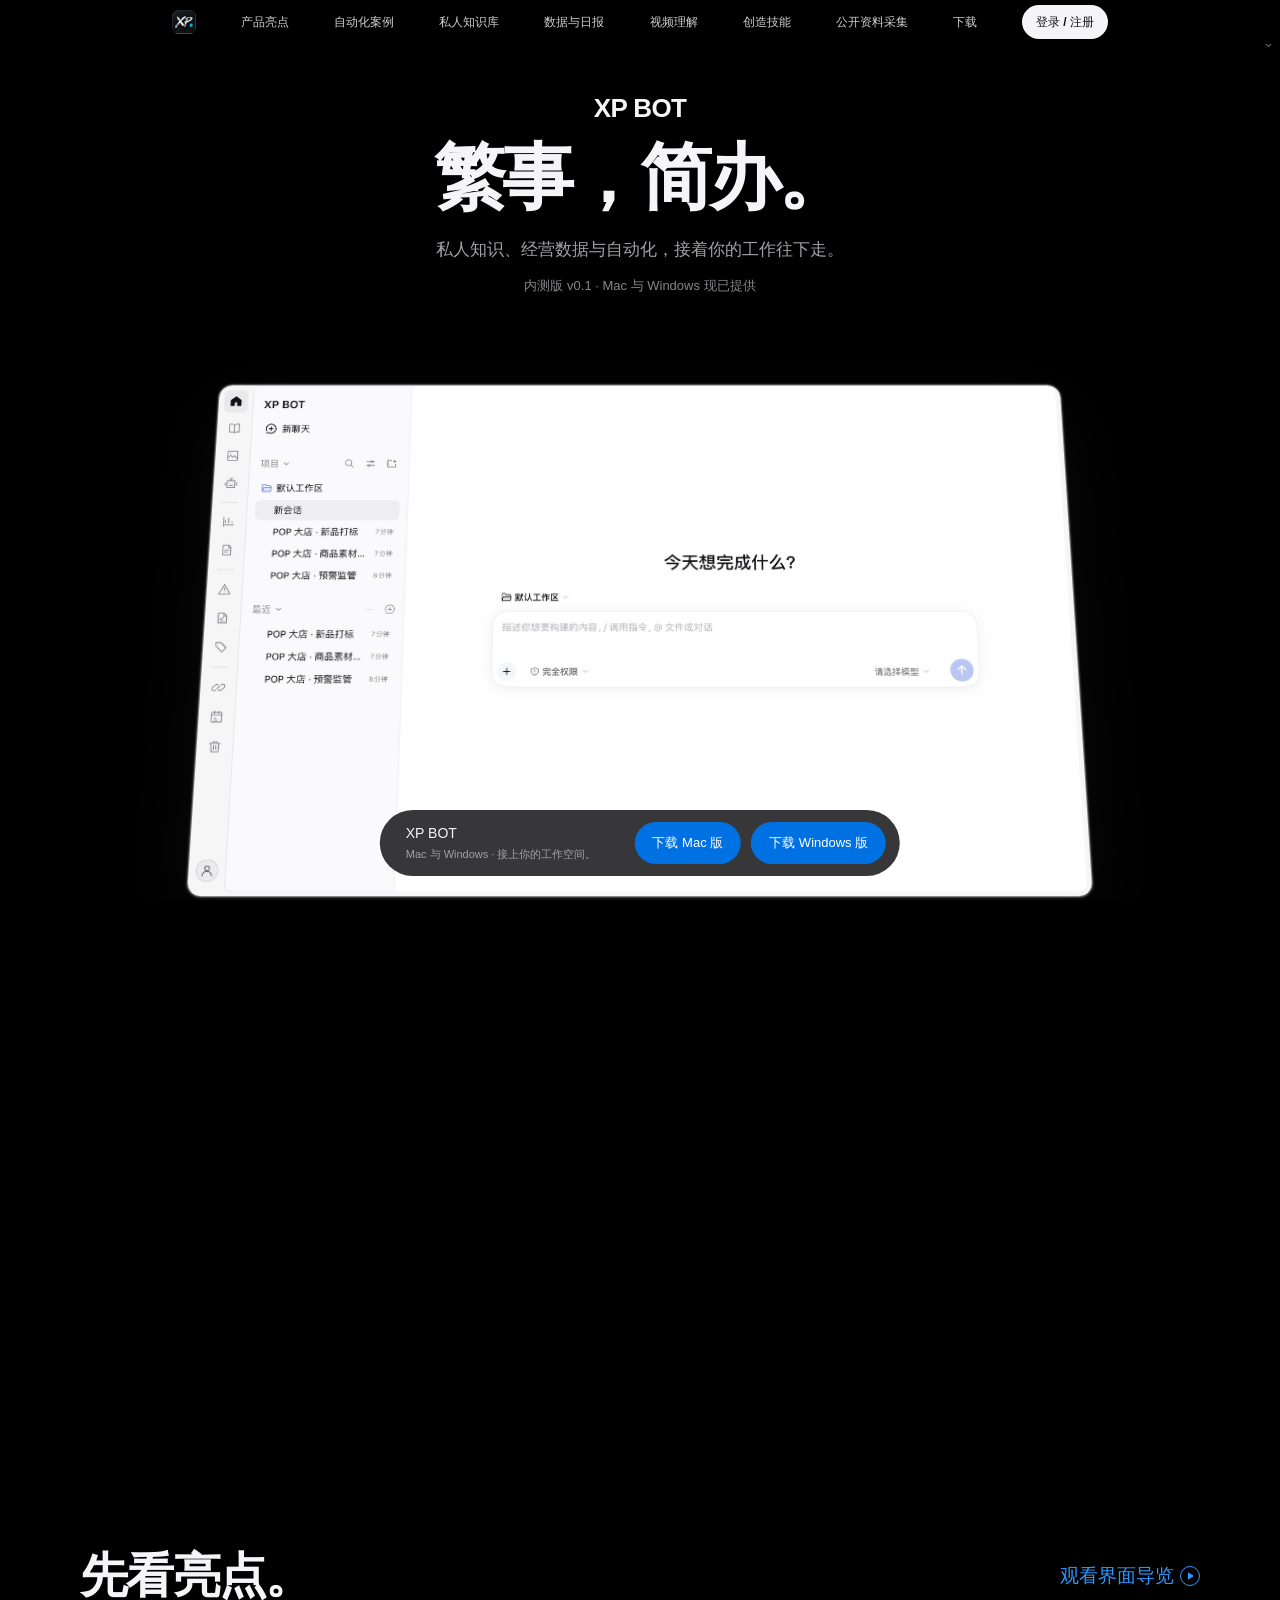
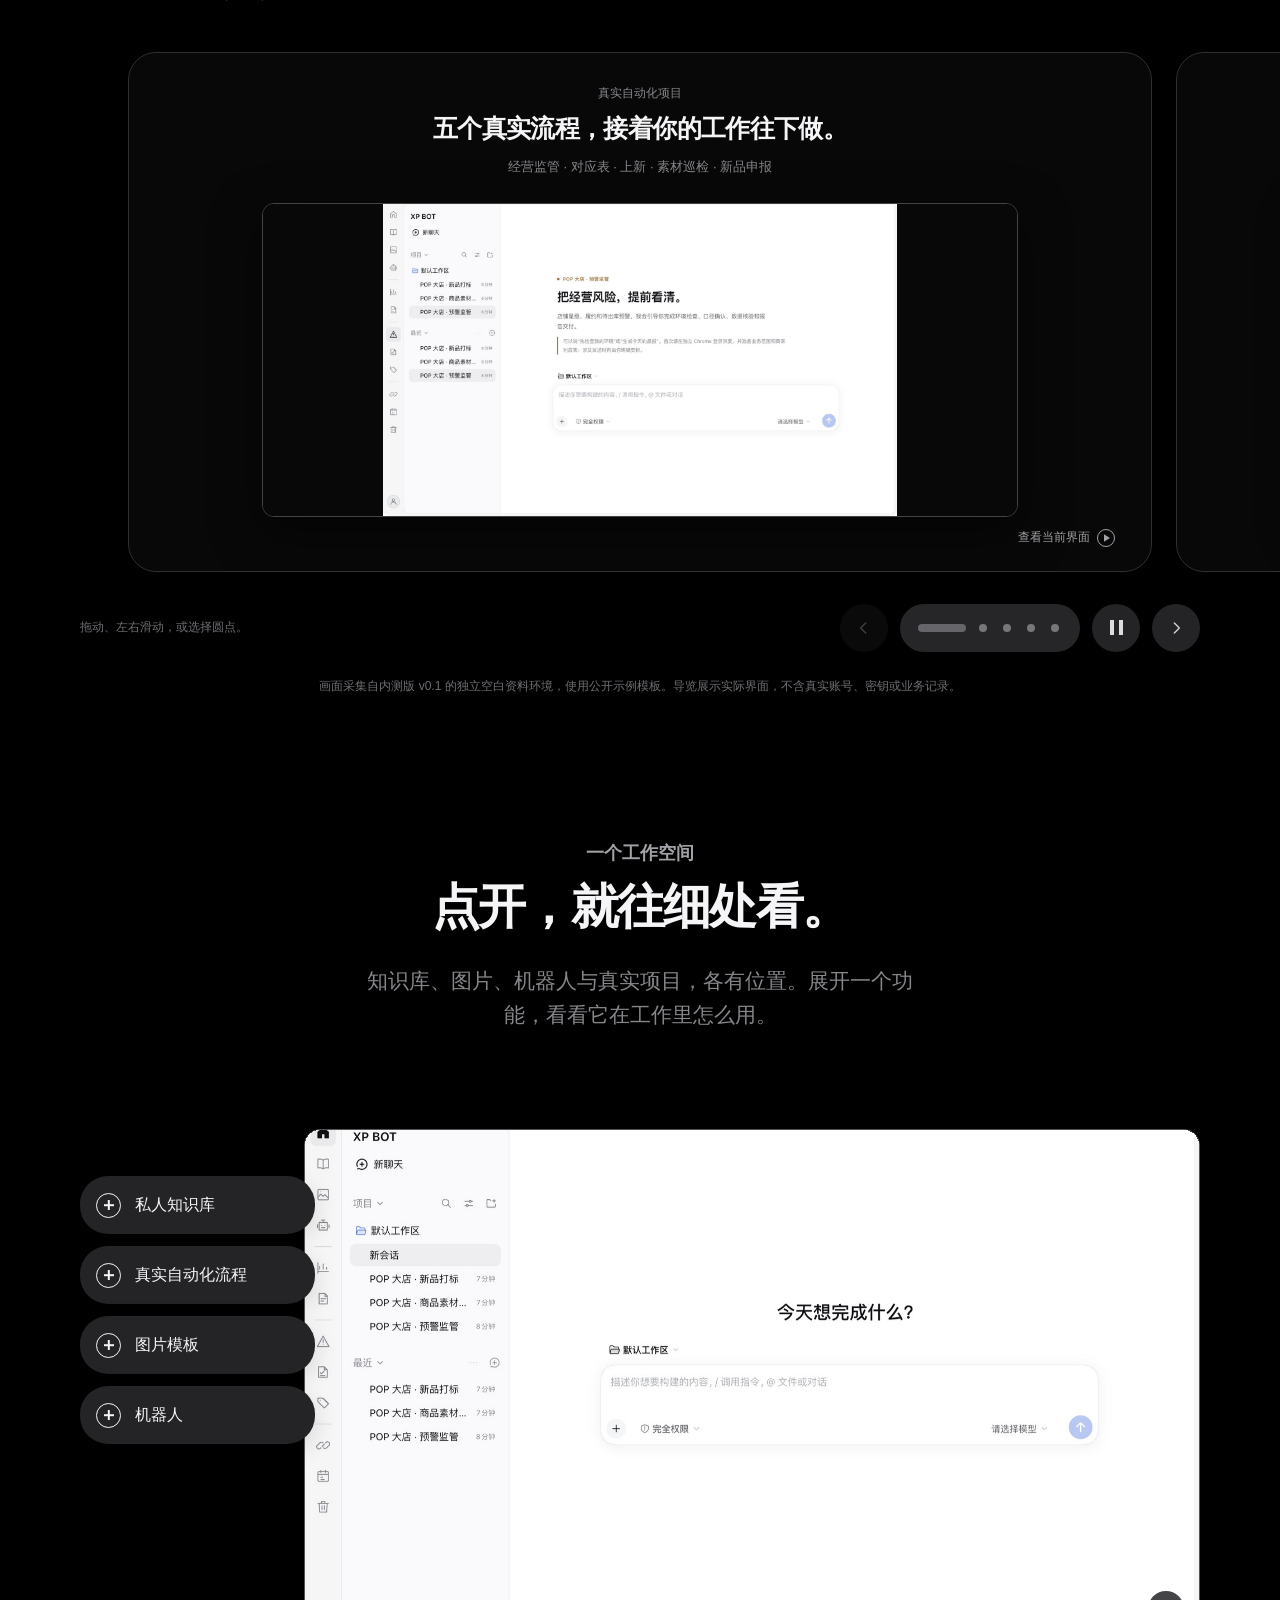
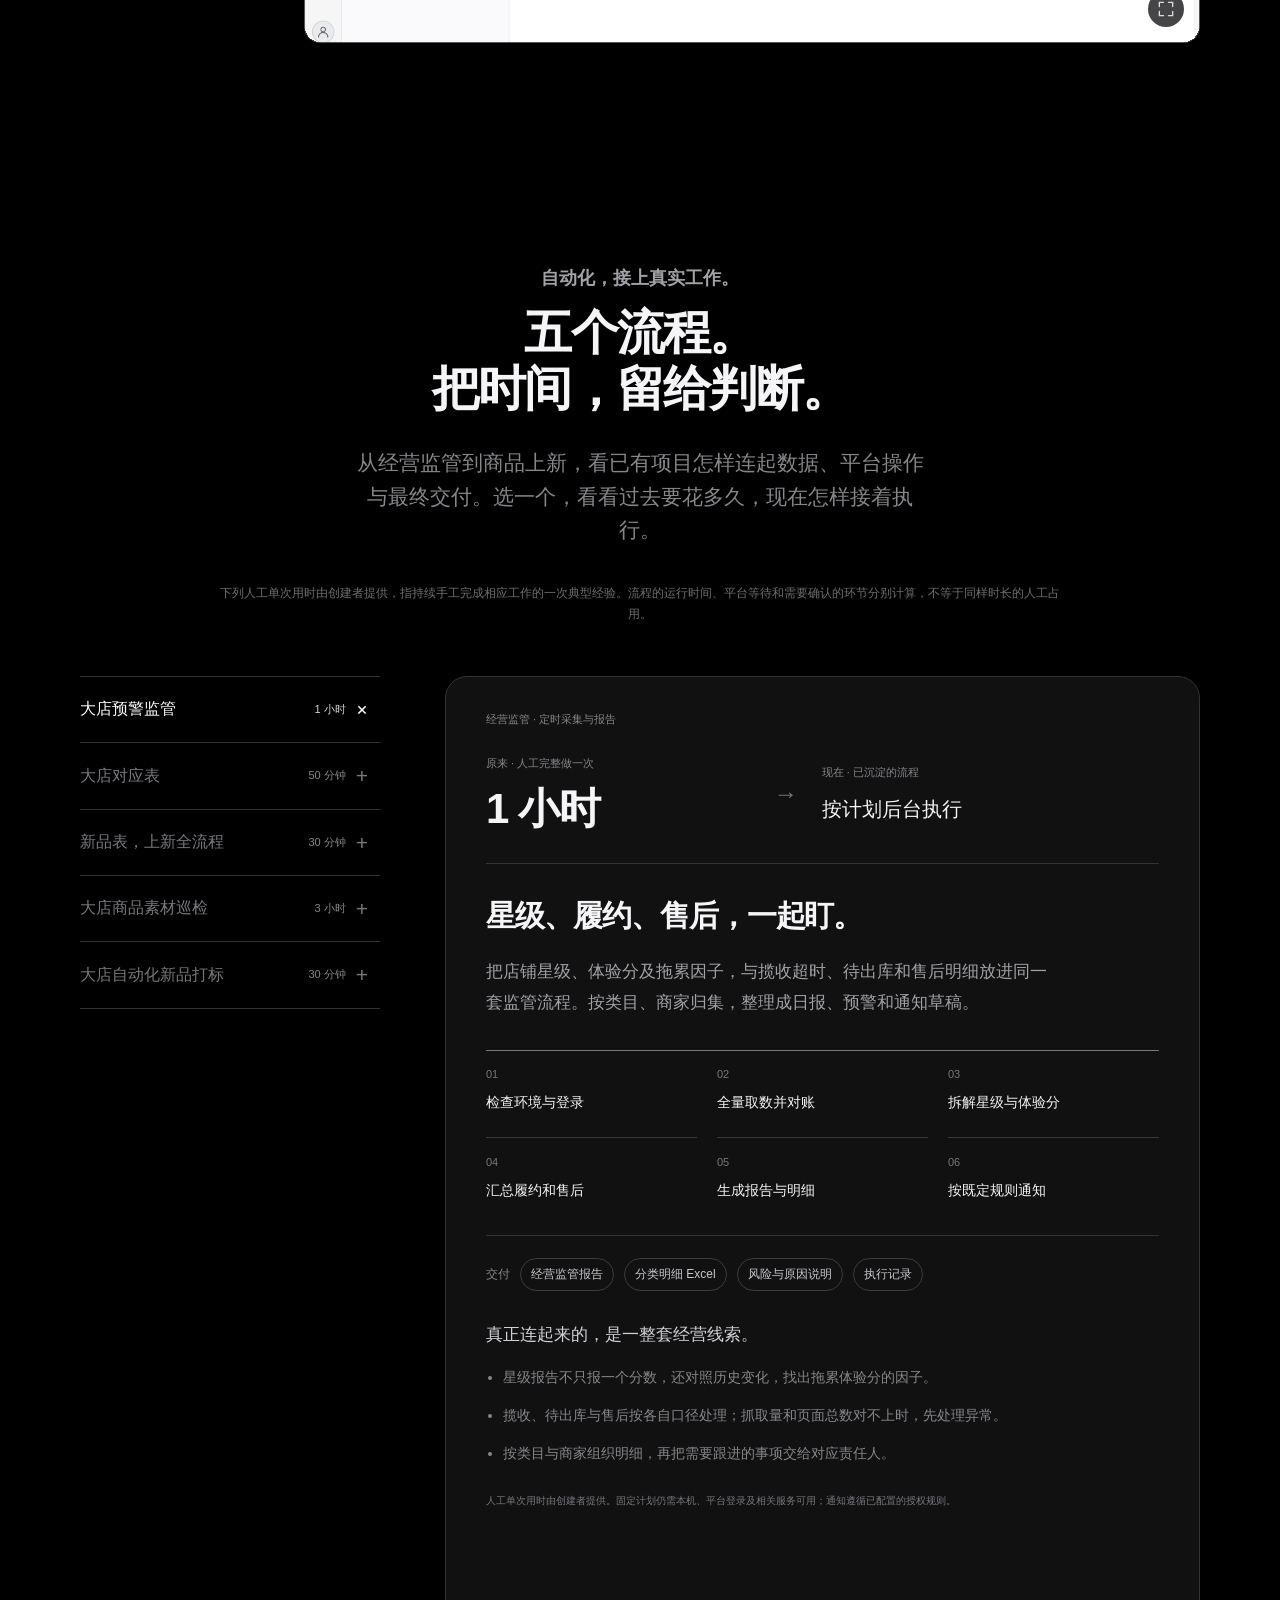
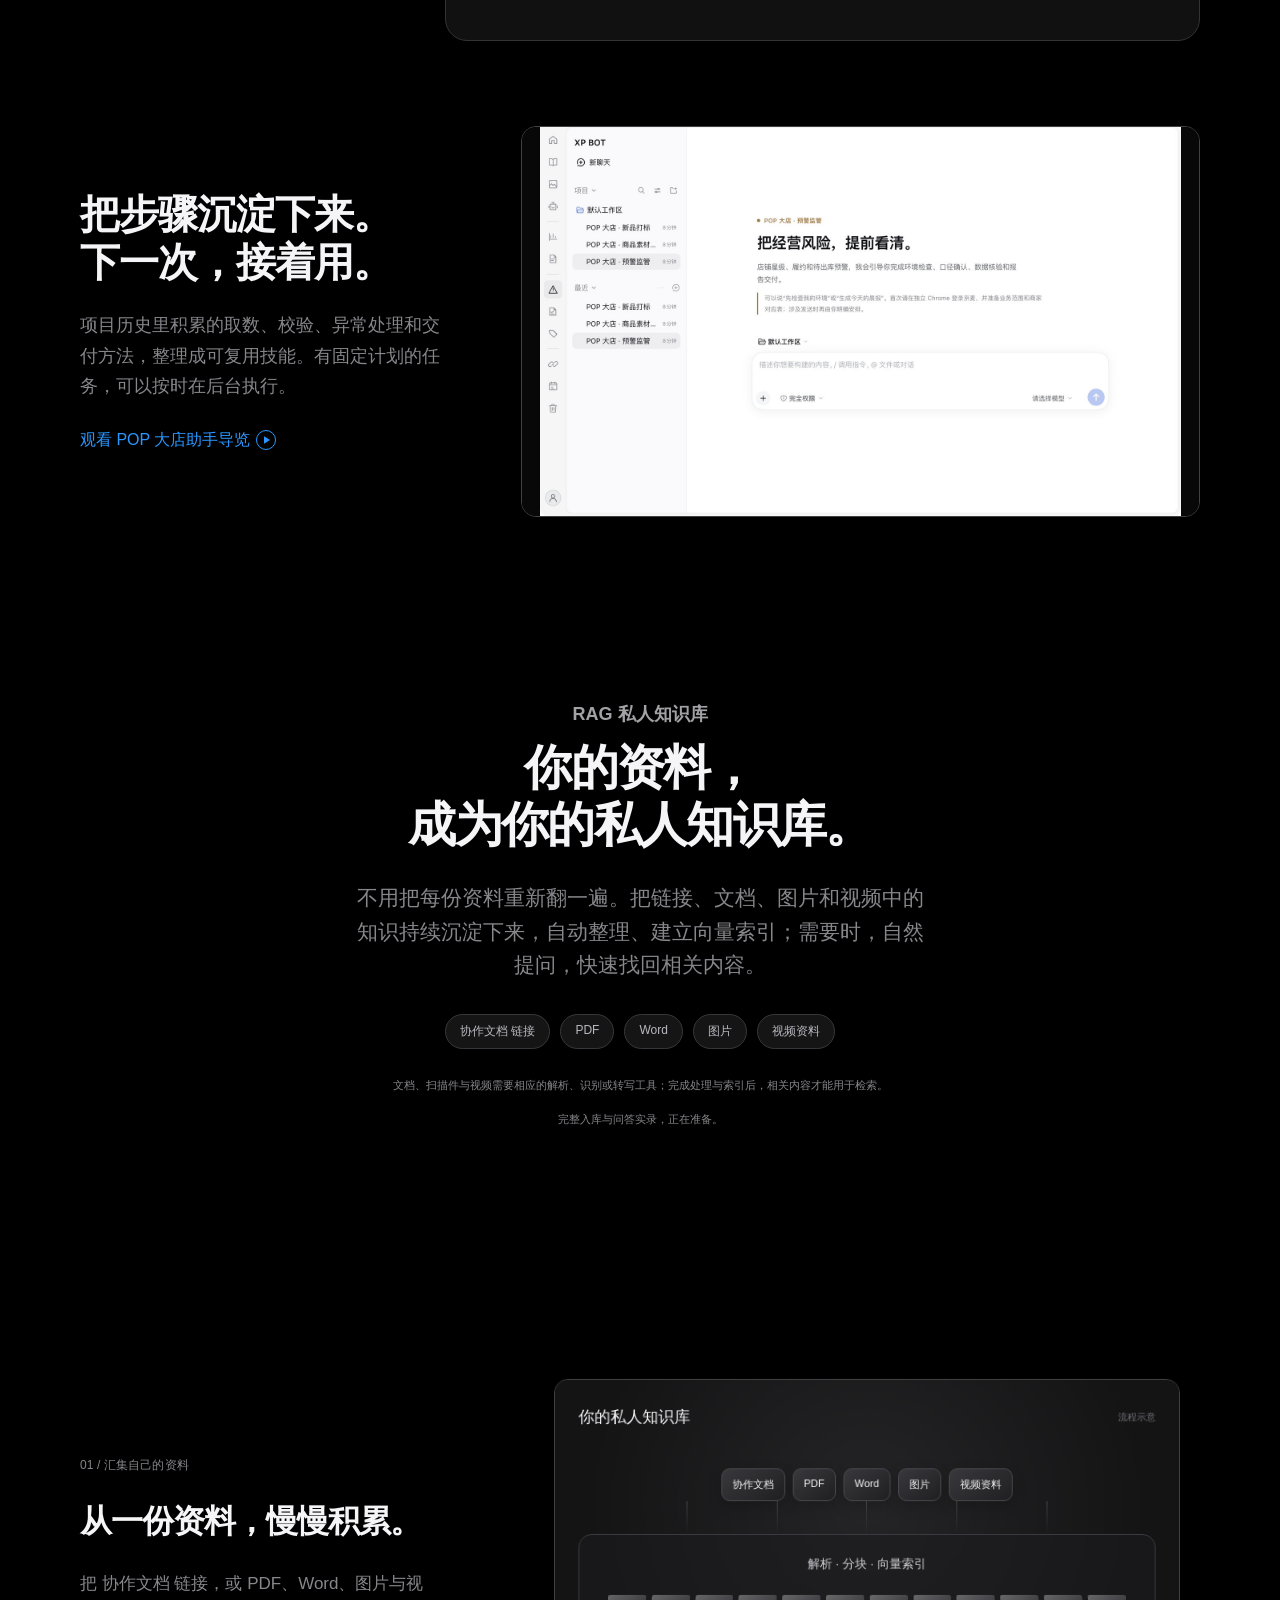
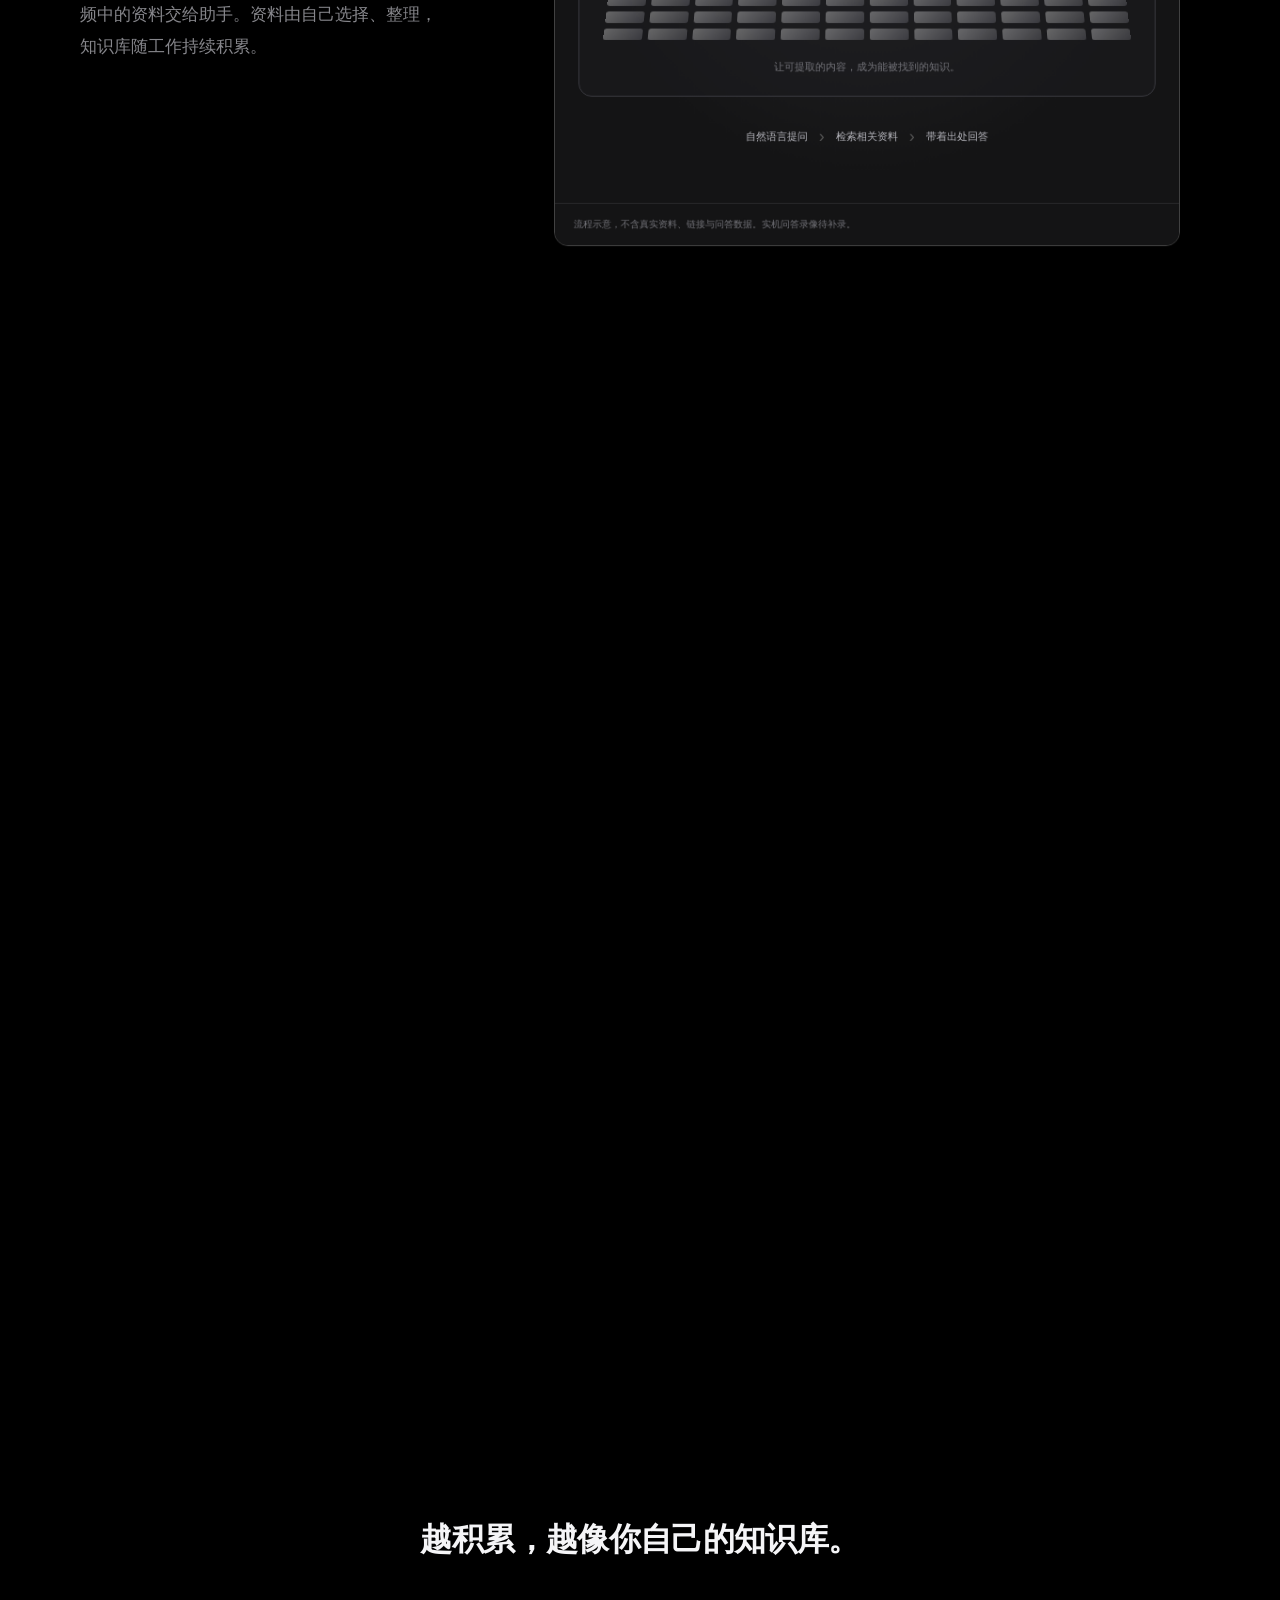
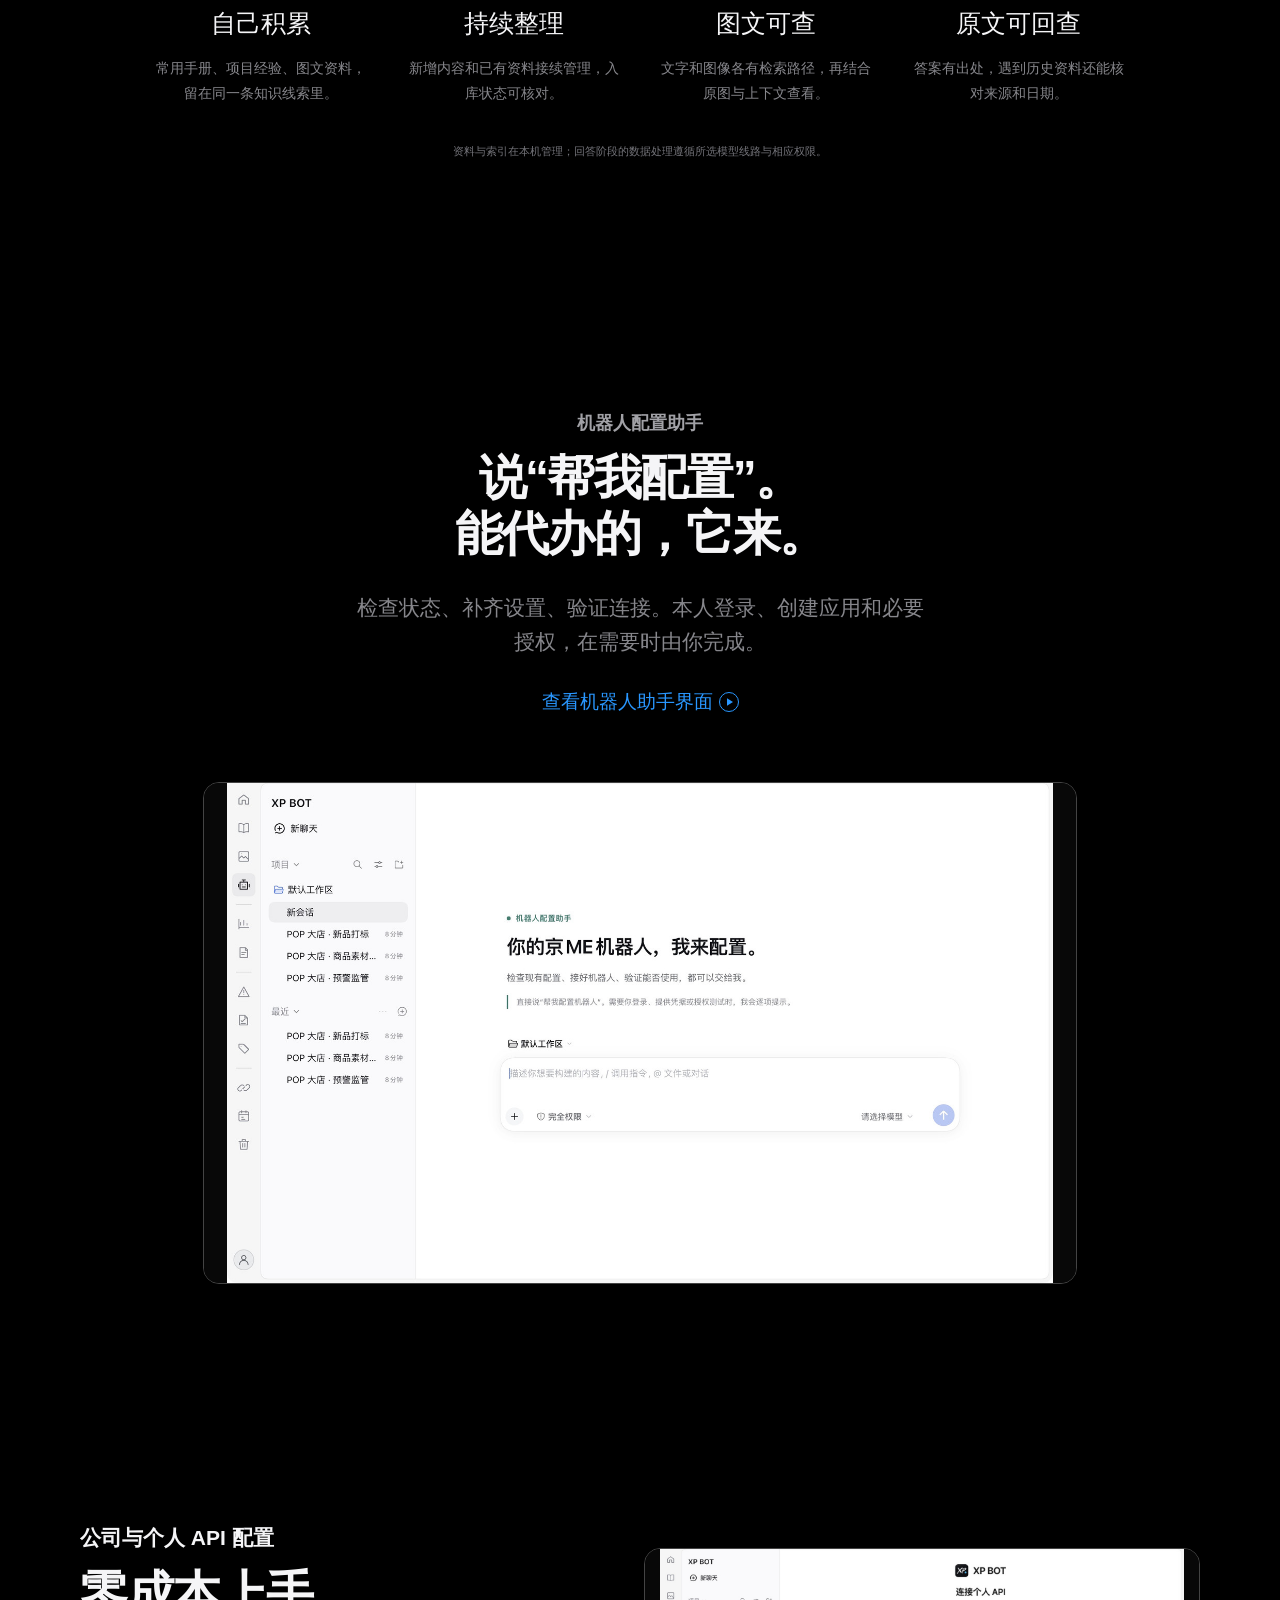
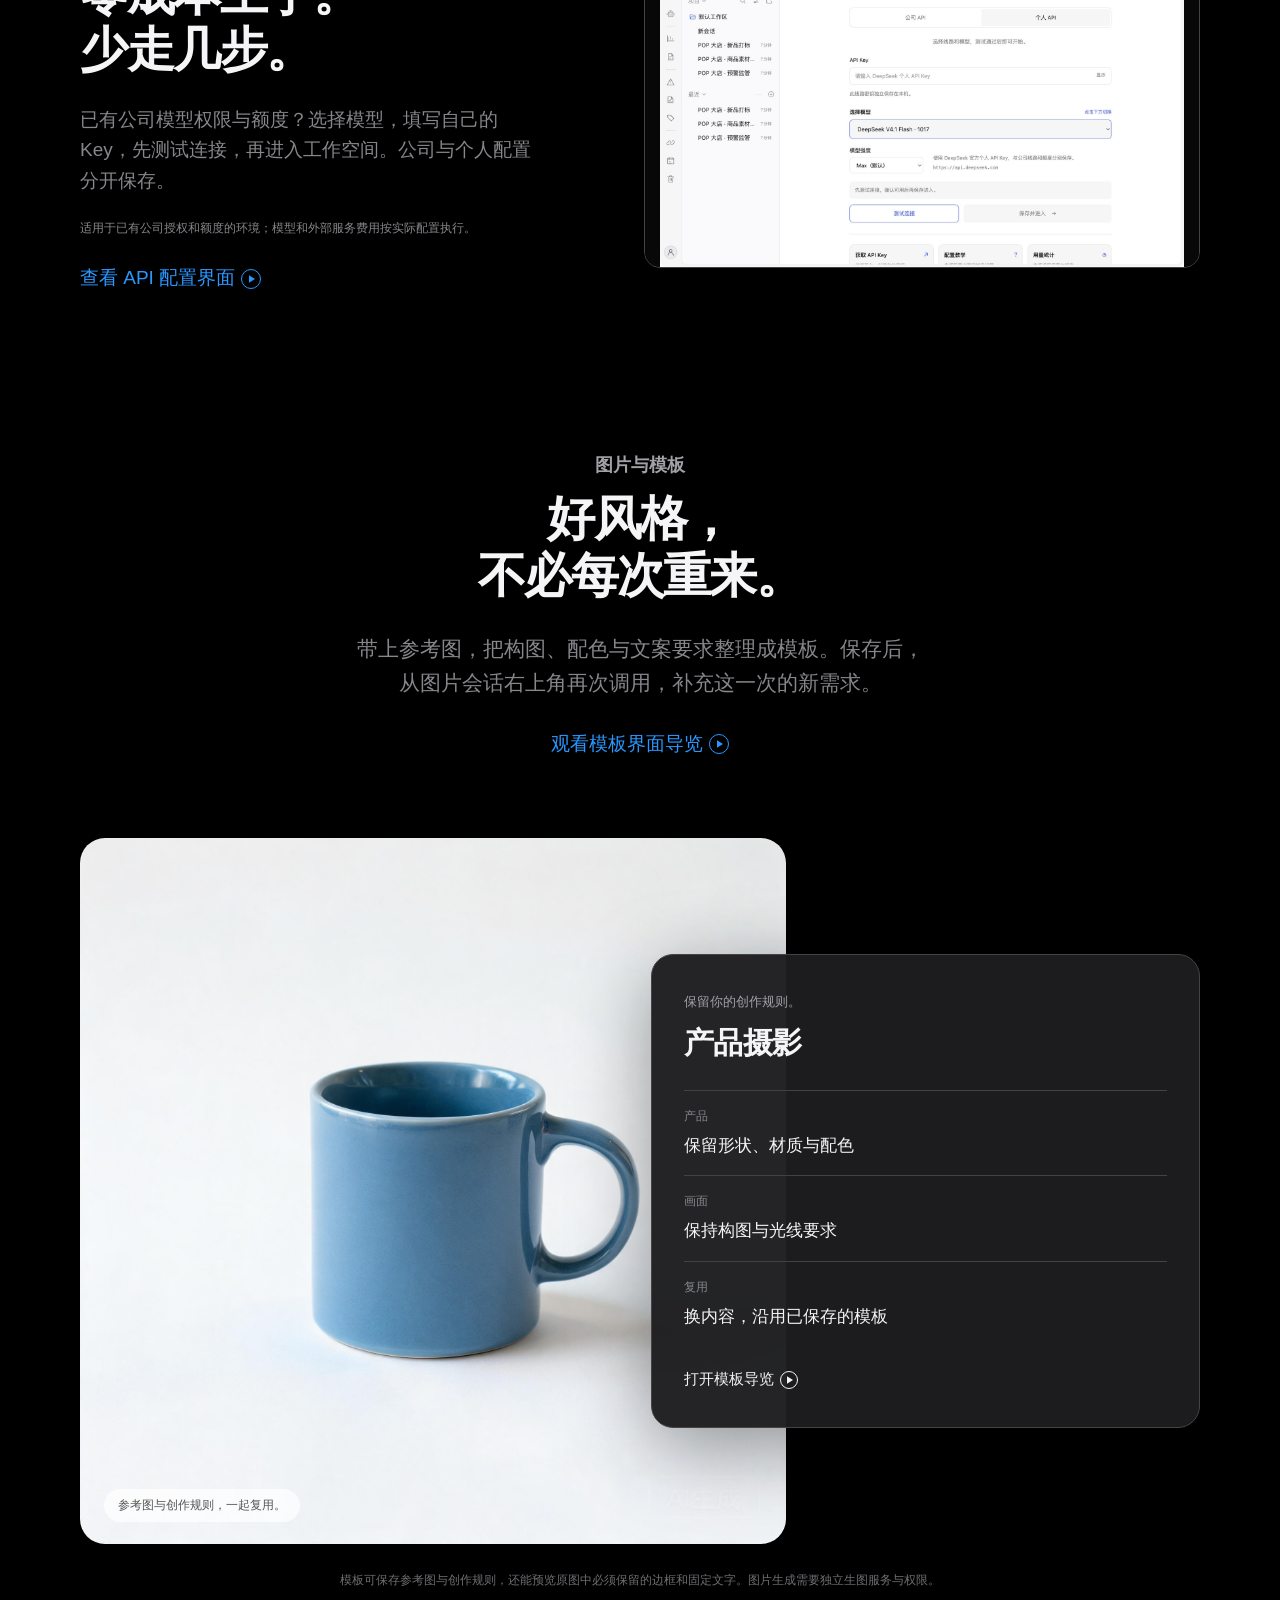
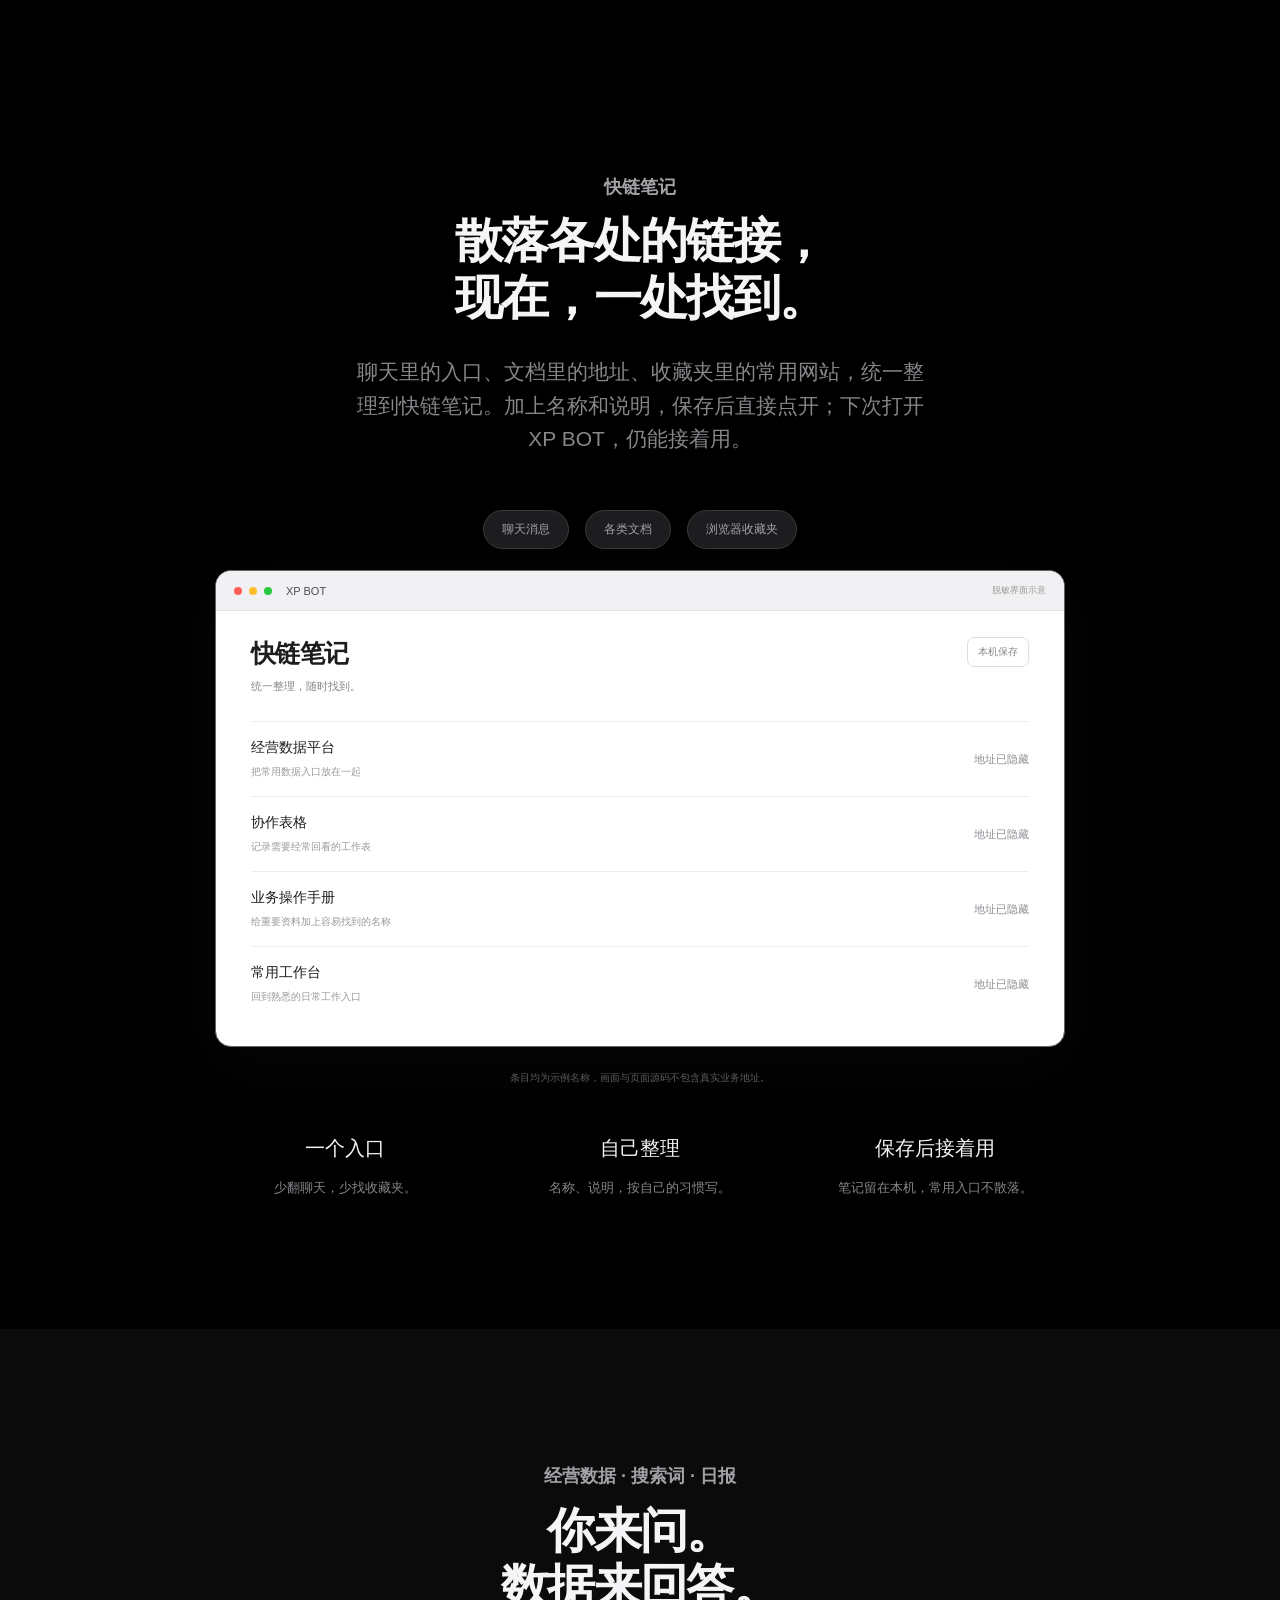
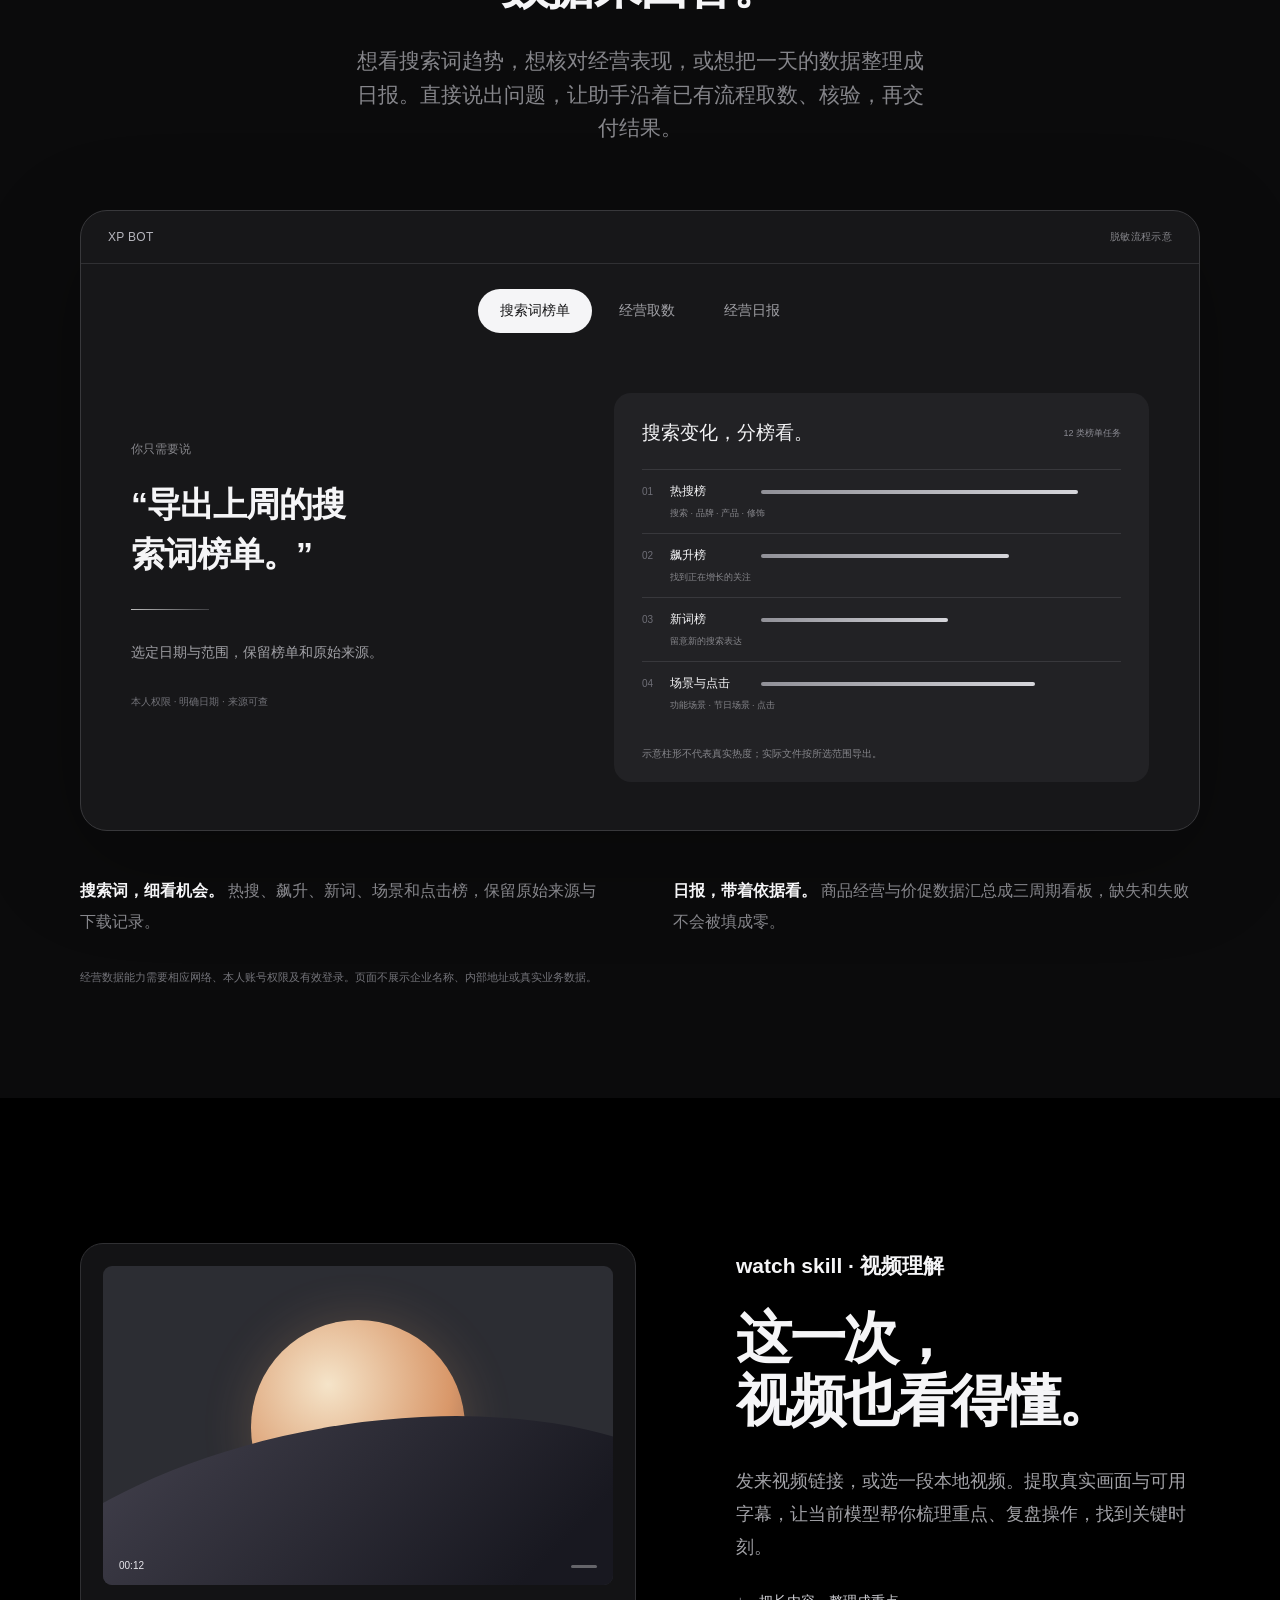
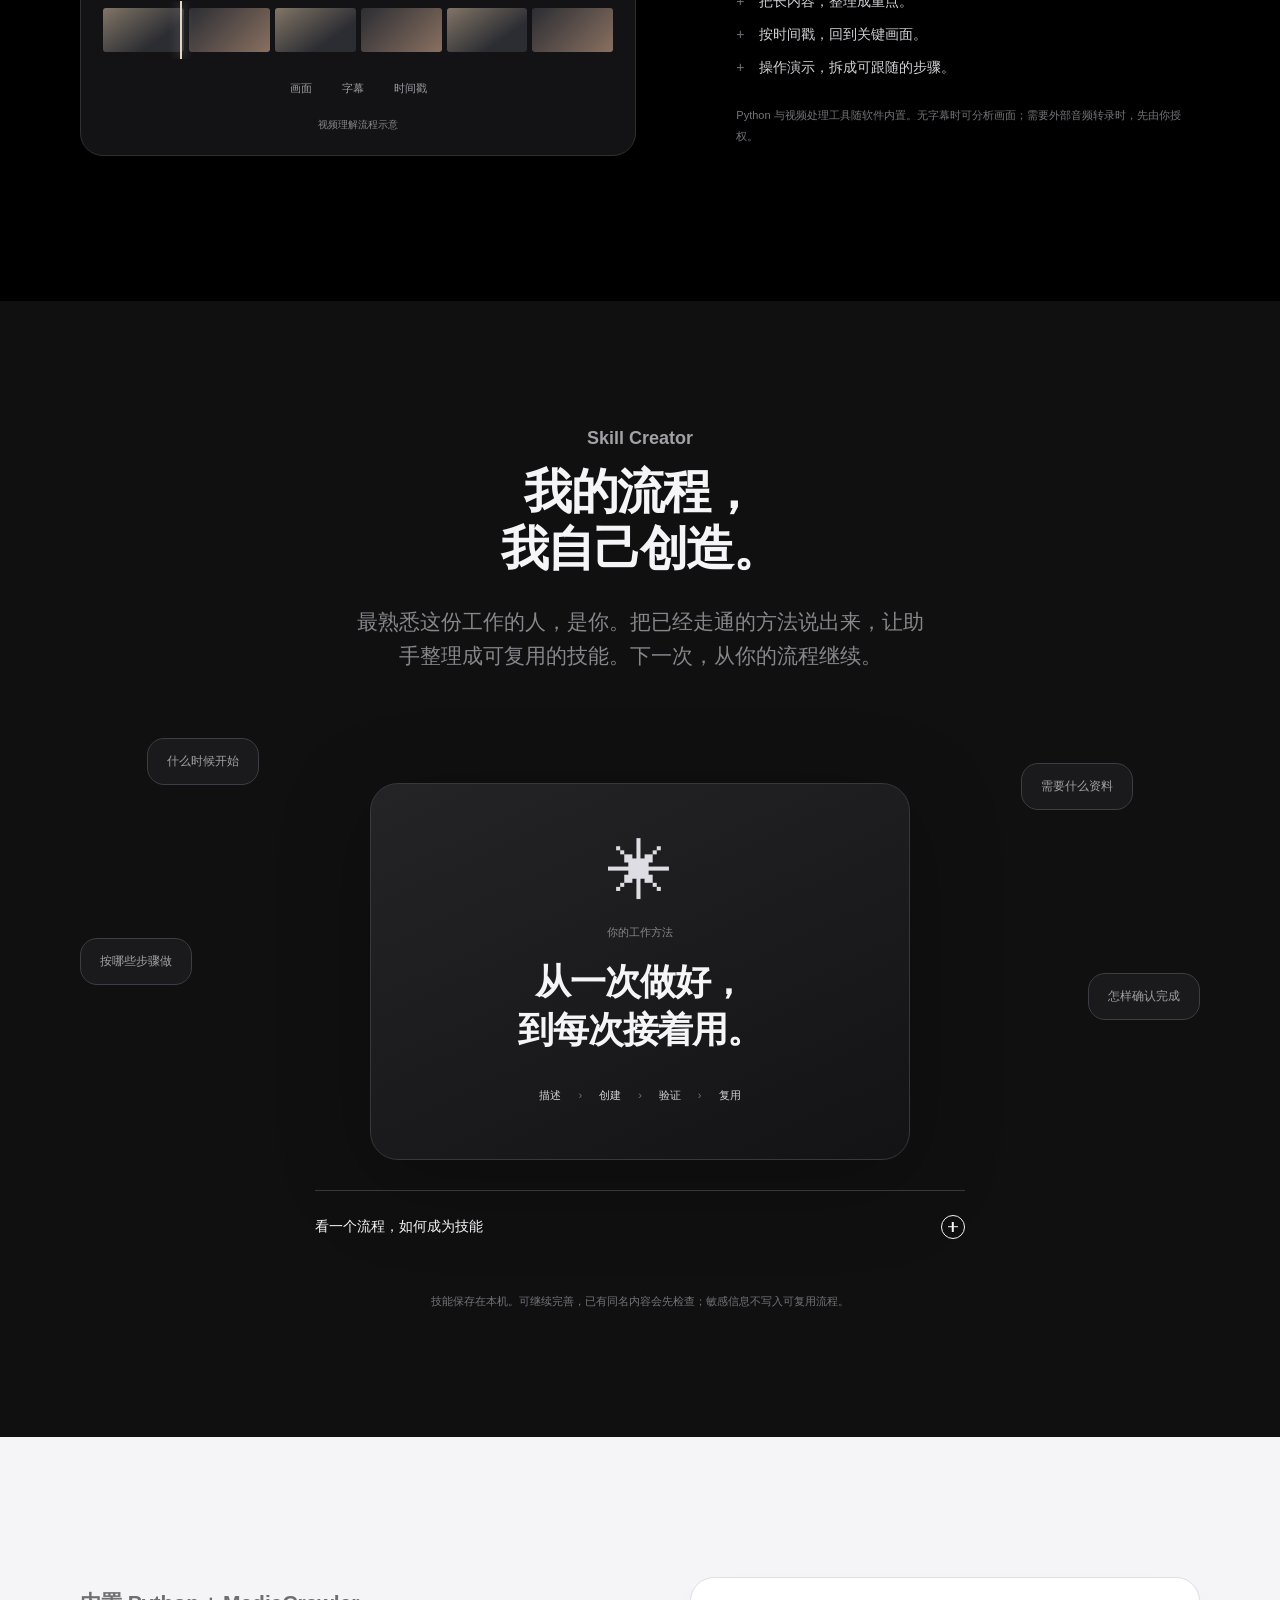
<file: index.html>
<!doctype html>
<html lang="zh-CN">
<head>
  <meta charset="utf-8">
  <meta name="viewport" content="width=device-width, initial-scale=1">
  <meta name="theme-color" content="#000000">
  <meta name="color-scheme" content="dark light">
  <title>XP BOT — 繁事，简办。</title>
  <meta name="description" content="XP BOT，Mac 与 Windows 上的 AI 工作空间。对话、私人知识库、图片与自动化，一处接续。内测版 v0.1，注册并验证邮箱后登录下载。">
  <link rel="canonical" href="https://xp-bot.cn/">
  <meta property="og:type" content="website">
  <meta property="og:url" content="https://xp-bot.cn/">
  <meta property="og:title" content="XP BOT — 繁事，简办。">
  <meta property="og:description" content="Mac 与 Windows 上的 AI 工作空间。对话、知识、图片与任务，一处展开。内测版 v0.1 已开放下载。">
  <meta property="og:image" content="https://xp-bot.cn/social-card.jpg">
  <meta property="og:image:width" content="1280">
  <meta property="og:image:height" content="720">
  <meta name="twitter:card" content="summary_large_image">
  <link rel="icon" href="./xp-mark.png?v=0abcb6ce6641" type="image/png">
  <link rel="apple-touch-icon" href="./xp-icon.png?v=6a498b063921">
  <link rel="preload" href="./xp-overview.jpg?v=512669c10344" as="image">
  <link rel="stylesheet" href="./styles.css?v=a05df65ce05c">
  <link rel="stylesheet" href="./experience.css?v=f8d758e54b91">
  <link rel="stylesheet" href="./capabilities.css?v=05be12dcb342">
  <link rel="stylesheet" href="./content.css?v=bef650712398">
  <script src="./app.js?v=659f7d258c1a" defer></script>
  <script src="./capabilities.js?v=e0f427aecb47" defer></script>
  <link rel="stylesheet" href="./releases.css?v=586d0d3110fe">
  <script type="module" src="./releases.js?v=ce5fb374ec33"></script>
<link rel="stylesheet" href="/back-to-top.css?v=10e1d7d92780"><script type="module" src="/back-to-top.js?v=d0277c0f08d0"></script></head>
<body>
<a class="skip-link" href="#main">跳到正文</a>
<div class="globalnav" id="top"><nav class="globalnav-inner" aria-label="主导航"><a class="global-brand" href="#top" aria-label="XP BOT 首页"><img src="./xp-mark.png?v=0abcb6ce6641" width="24" height="24" alt="XP"></a><a class="nav-overview-link" href="#features">产品亮点</a><a href="#workflow">自动化案例</a><a href="#rag">私人知识库</a><a href="#data-assistant">数据与日报</a><a href="#watch">视频理解</a><a href="#skill-creator">创造技能</a><a href="#crawler">公开资料采集</a><a class="nav-download-link" href="#download">下载</a><a class="nav-account-link account-nav" data-account-nav href="/account/" aria-label="我的账号" aria-busy="true">我的账号</a></nav></div>
<header class="localnav" aria-hidden="true" inert><nav class="localnav-inner" aria-label="产品导航"><a class="local-brand" href="#top">XP BOT<span>你的 AI 工作空间</span></a><div class="localnav-links"><a href="#features">概览</a><a href="#workflow">自动化案例</a><a href="#download">下载</a><a class="nav-account-link account-nav" data-account-nav href="/account/" aria-label="我的账号" aria-busy="true">我的账号</a><button class="pill-button small" data-film="overview">观看演示</button></div></nav></header>
<main id="main">
<section class="launch-hero" aria-labelledby="hero-title"><div class="launch-pin"><div class="launch-copy"><h1 id="hero-title" data-intro>XP BOT</h1><p class="launch-headline" data-intro><span>繁事，简办。</span></p><p class="launch-subtitle" data-intro>私人知识、经营数据与自动化，接着你的工作往下走。</p><p class="launch-availability" data-intro>内测版 v0.1 · Mac 与 Windows 现已提供</p></div><div class="launch-product-position"><div class="launch-product-scroll"><div class="launch-product-pointer" data-parallax><div class="launch-window"><img src="./xp-overview.jpg?v=512669c10344" width="1600" height="970" alt="XP BOT 内测版 v0.1：左侧功能栏、项目与最近会话。" fetchpriority="high"><video class="inline-film hero-film" muted loop playsinline preload="none" data-src="./native-overview.mp4?v=1dd65305090f" poster="./xp-overview.jpg?v=512669c10344" aria-label="XP BOT 实机工作空间切换演示"></video><div class="window-sheen" aria-hidden="true"></div></div></div></div></div><div class="launch-dock"><div><b>XP BOT</b><span>Mac 与 Windows · 接上你的工作空间。</span></div><div class="platform-download-links"><a class="pill-button" href="/account/?platform=darwin#downloads">下载 Mac 版</a><a class="pill-button" href="/account/?platform=win32&amp;arch=x64#downloads">下载 Windows 版</a></div></div></div></section>
<section class="highlights" id="features" aria-labelledby="highlights-title"><div class="section-heading shell"><h2 id="highlights-title" data-reveal>先看亮点。</h2><button class="watch-link" data-film="overview">观看界面导览 <svg viewBox="0 0 24 24" aria-hidden="true"><path d="M9 6.5 18 12l-9 5.5Z" fill="currentColor"/></svg></button></div><div class="gallery-viewport" aria-label="可左右拖动的重点功能"><div class="gallery-track"><article class="highlight-card native-card" id="highlight-automation" role="tabpanel" aria-labelledby="dot-automation" data-kind="automation"><div class="highlight-copy"><p class="card-category">真实自动化项目</p><h3>五个真实流程，接着你的工作往下做。</h3><p class="card-subline">经营监管 · 对应表 · 上新 · 素材巡检 · 新品申报</p></div><div class="card-depth" data-parallax><div class="gallery-cinema"><video class="inline-film gallery-film" muted playsinline loop preload="none" poster="./native-poster-automation.jpg?v=54c291135e9d" data-src="./preview-automation.mp4?v=2101eace5507" aria-label="POP 大店预警、素材巡检和新品打标的当前角色界面"></video><div class="cinema-glass" aria-hidden="true"></div></div></div><button class="card-watch" data-film="automation">查看当前界面 <svg viewBox="0 0 24 24" aria-hidden="true"><path d="M9 6.5 18 12l-9 5.5Z" fill="currentColor"/></svg></button></article><article class="highlight-card native-card" id="highlight-rag" role="tabpanel" aria-labelledby="dot-rag" data-kind="rag"><div class="highlight-copy"><p class="card-category">RAG 私人知识库</p><h3>把你的资料，积累成自己的知识库。</h3><p class="card-subline">协作文档 · PDF · Word · 图片 · 视频资料</p></div><div class="card-depth" data-parallax><div class="gallery-cinema"><img class="rag-window-still" src="./xp-knowledge.png?v=263f4bda785c" width="1600" height="970" alt="XP BOT 知识库助手入口；完整问答实录待补录。"><div class="rag-card-steps" aria-hidden="true"><span>整理资料</span><i>›</i><span>向量索引</span><i>›</i><span>带依据回答</span></div><div class="cinema-glass" aria-hidden="true"></div></div></div><a class="card-watch" href="#rag">了解如何使用 <svg viewBox="0 0 24 24" aria-hidden="true"><path d="m9 5 7 7-7 7" fill="none" stroke="currentColor" stroke-width="1.6"/></svg></a></article><article class="highlight-card native-card" id="highlight-templates" role="tabpanel" aria-labelledby="dot-templates" data-kind="templates"><div class="highlight-copy"><p class="card-category">图片与模板</p><h3>好风格，保存下来，接着用。</h3><p class="card-subline">参考图 · 创作规则 · 模板保存与复用</p></div><div class="card-depth" data-parallax><div class="gallery-cinema"><video class="inline-film gallery-film" muted playsinline loop preload="none" poster="./native-poster-templates.jpg?v=197ce4e0cbc2" data-src="./preview-templates.mp4?v=4fcdbf0cf438" aria-label="图片助手、蓝杯模板编辑与保存的当前界面导览"></video><div class="cinema-glass" aria-hidden="true"></div></div></div><button class="card-watch" data-film="templates">查看当前界面 <svg viewBox="0 0 24 24" aria-hidden="true"><path d="M9 6.5 18 12l-9 5.5Z" fill="currentColor"/></svg></button></article><article class="highlight-card native-card" id="highlight-robot" role="tabpanel" aria-labelledby="dot-robot" data-kind="robot"><div class="highlight-copy"><p class="card-category">自动配置机器人</p><h3>能代办的，交给助手。需要你时，再找你。</h3><p class="card-subline">状态检查 · 配置引导 · 授权后验证</p></div><div class="card-depth" data-parallax><div class="gallery-cinema"><video class="inline-film gallery-film" muted playsinline loop preload="none" poster="./native-poster-robot.jpg?v=1343151bc215" data-src="./preview-robot.mp4?v=2f64f52940a4" aria-label="机器人配置助手的当前引导界面"></video><div class="cinema-glass" aria-hidden="true"></div></div></div><button class="card-watch" data-film="robot">查看当前界面 <svg viewBox="0 0 24 24" aria-hidden="true"><path d="M9 6.5 18 12l-9 5.5Z" fill="currentColor"/></svg></button></article><article class="highlight-card native-card" id="highlight-setup" role="tabpanel" aria-labelledby="dot-setup" data-kind="setup"><div class="highlight-copy"><p class="card-category">公司路径已内置</p><h3>用已有权限开始，少走几步。</h3><p class="card-subline">选择线路 · 配置模型 · 测试后进入</p></div><div class="card-depth" data-parallax><div class="gallery-cinema"><video class="inline-film gallery-film" muted playsinline loop preload="none" poster="./native-poster-setup.jpg?v=49b3cc94e222" data-src="./preview-setup.mp4?v=a41bae832b80" aria-label="个人 API 配置、模型选择和连接测试的当前界面"></video><div class="cinema-glass" aria-hidden="true"></div></div></div><button class="card-watch" data-film="setup">查看当前界面 <svg viewBox="0 0 24 24" aria-hidden="true"><path d="M9 6.5 18 12l-9 5.5Z" fill="currentColor"/></svg></button></article></div></div><div class="gallery-control-row shell"><span class="gallery-hint">拖动、左右滑动，或选择圆点。</span><div class="gallery-controls"><button class="gallery-arrow gallery-prev" aria-label="上一个亮点"><svg viewBox="0 0 24 24" aria-hidden="true"><path d="m14 6-6 6 6 6"/></svg></button><div class="gallery-dots" role="tablist" aria-label="XP BOT 重点功能"><button role="tab" id="dot-automation" aria-label="真实自动化项目" aria-controls="highlight-automation" aria-selected="true" tabindex="0"><span></span></button><button role="tab" id="dot-rag" aria-label="RAG 私人知识库" aria-controls="highlight-rag" aria-selected="false" tabindex="-1"><span></span></button><button role="tab" id="dot-templates" aria-label="图片与模板" aria-controls="highlight-templates" aria-selected="false" tabindex="-1"><span></span></button><button role="tab" id="dot-robot" aria-label="自动配置机器人" aria-controls="highlight-robot" aria-selected="false" tabindex="-1"><span></span></button><button role="tab" id="dot-setup" aria-label="公司路径已内置" aria-controls="highlight-setup" aria-selected="false" tabindex="-1"><span></span></button></div><button class="gallery-toggle" aria-label="暂停亮点动态演示" aria-pressed="true"><span class="pause-icon" aria-hidden="true"></span></button><button class="gallery-arrow gallery-next" aria-label="下一个亮点"><svg viewBox="0 0 24 24" aria-hidden="true"><path d="m10 6 6 6-6 6"/></svg></button></div></div><p class="media-note shell">画面采集自内测版 v0.1 的独立空白资料环境，使用公开示例模板。导览展示实际界面，不含真实账号、密钥或业务记录。</p></section>
<section class="product-tour" aria-labelledby="tour-title"><div class="chapter-heading"><p class="eyebrow" data-reveal>一个工作空间</p><h2 id="tour-title" data-reveal>点开，就往细处看。</h2><p data-reveal>知识库、图片、机器人与真实项目，各有位置。展开一个功能，看看它在工作里怎么用。</p></div><div class="tour-stage shell"><div class="tour-viewport"><div class="tour-camera"><img id="tour-image" src="./xp-overview.jpg?v=512669c10344" width="1600" height="970" alt="XP BOT 真实工作空间" loading="lazy"></div><button class="media-expand" data-expand="tour-image" aria-label="放大查看工作空间"><svg viewBox="0 0 24 24" aria-hidden="true"><path d="M9 4H4v5m11-5h5v5M4 15v5h5m11-5v5h-5" fill="none" stroke="currentColor" stroke-width="1.6" stroke-linecap="round"/></svg></button></div><div class="tour-controls" aria-label="探索工作空间"><div class="tour-hotspot"><button class="tour-pill" data-tour="rag" aria-expanded="false"><span class="plus-icon" aria-hidden="true"></span>私人知识库</button><div class="hotspot-body"><p>把自己选定的资料持续整理、向量化，提问时快速定位相关内容，并回查依据。</p></div></div><div class="tour-hotspot"><button class="tour-pill" data-tour="automation" aria-expanded="false"><span class="plus-icon" aria-hidden="true"></span>真实自动化流程</button><div class="hotspot-body"><p>经营监管、主表维护、商品上新、素材巡检和新品申报，五个真实项目逐一展开。</p></div></div><div class="tour-hotspot"><button class="tour-pill" data-tour="templates" aria-expanded="false"><span class="plus-icon" aria-hidden="true"></span>图片模板</button><div class="hotspot-body"><p>把参考图和创作规则保存下来。换内容，沿用好风格。</p></div></div><div class="tour-hotspot"><button class="tour-pill" data-tour="robot" aria-expanded="false"><span class="plus-icon" aria-hidden="true"></span>机器人</button><div class="hotspot-body"><p>能自动配置的由助手完成，需要你登录或授权时再提示。</p></div></div></div></div></section>
<section class="project-chapter" id="workflow" aria-labelledby="workflow-title"><div class="chapter-heading"><p class="eyebrow" data-reveal>自动化，接上真实工作。</p><h2 id="workflow-title" data-reveal>五个流程。<br>把时间，留给判断。</h2><p data-reveal>从经营监管到商品上新，看已有项目怎样连起数据、平台操作与最终交付。选一个，看看过去要花多久，现在怎样接着执行。</p></div><div class="project-intro shell"><p class="case-source">下列人工单次用时由创建者提供，指持续手工完成相应工作的一次典型经验。流程的运行时间、平台等待和需要确认的环节分别计算，不等于同样时长的人工占用。</p></div><div class="case-browser shell"><div class="case-tabs" role="tablist" aria-label="五个真实自动化项目" aria-orientation="vertical"><button role="tab" id="case-tab-warning" data-case="warning" aria-selected="true" aria-controls="case-detail" tabindex="0"><span>大店预警监管</span><small>1 小时</small><span class="case-smallplus" aria-hidden="true">+</span></button><button role="tab" id="case-tab-mapping" data-case="mapping" aria-selected="false" aria-controls="case-detail" tabindex="-1"><span>大店对应表</span><small>50 分钟</small><span class="case-smallplus" aria-hidden="true">+</span></button><button role="tab" id="case-tab-newproduct" data-case="newproduct" aria-selected="false" aria-controls="case-detail" tabindex="-1"><span>新品表，上新全流程</span><small>30 分钟</small><span class="case-smallplus" aria-hidden="true">+</span></button><button role="tab" id="case-tab-materials" data-case="materials" aria-selected="false" aria-controls="case-detail" tabindex="-1"><span>大店商品素材巡检</span><small>3 小时</small><span class="case-smallplus" aria-hidden="true">+</span></button><button role="tab" id="case-tab-tagging" data-case="tagging" aria-selected="false" aria-controls="case-detail" tabindex="-1"><span>大店自动化新品打标</span><small>30 分钟</small><span class="case-smallplus" aria-hidden="true">+</span></button></div><div class="case-detail" id="case-detail" role="tabpanel" aria-labelledby="case-tab-warning" tabindex="0"><p class="case-category">经营监管 · 定时采集与报告</p><div class="case-timing"><div><span>原来 · 人工完整做一次</span><strong>1 小时</strong></div><i aria-hidden="true">→</i><div><span>现在 · 已沉淀的流程</span><b>按计划后台执行</b></div></div><h3>星级、履约、售后，一起盯。</h3><p class="case-description">把店铺星级、体验分及拖累因子，与揽收超时、待出库和售后明细放进同一套监管流程。按类目、商家归集，整理成日报、预警和通知草稿。</p><ol class="case-flow"><li><span>01</span><b>检查环境与登录</b></li><li><span>02</span><b>全量取数并对账</b></li><li><span>03</span><b>拆解星级与体验分</b></li><li><span>04</span><b>汇总履约和售后</b></li><li><span>05</span><b>生成报告与明细</b></li><li><span>06</span><b>按既定规则通知</b></li></ol><div class="case-outputs"><span>交付</span><b>经营监管报告</b><b>分类明细 Excel</b><b>风险与原因说明</b><b>执行记录</b></div><div class="case-experience"><h4>真正连起来的，是一整套经营线索。</h4><ul><li>星级报告不只报一个分数，还对照历史变化，找出拖累体验分的因子。</li><li>揽收、待出库与售后按各自口径处理；抓取量和页面总数对不上时，先处理异常。</li><li>按类目与商家组织明细，再把需要跟进的事项交给对应责任人。</li></ul></div><p class="case-note">人工单次用时由创建者提供。固定计划仍需本机、平台登录及相关服务可用；通知遵循已配置的授权规则。</p></div></div><div class="project-film shell"><div><h3>把步骤沉淀下来。<br>下一次，接着用。</h3><p>项目历史里积累的取数、校验、异常处理和交付方法，整理成可复用技能。有固定计划的任务，可以按时在后台执行。</p><button class="watch-link" data-film="automation">观看 POP 大店助手导览 <svg viewBox="0 0 24 24" aria-hidden="true"><path d="M9 6.5 18 12l-9 5.5Z" fill="currentColor"/></svg></button></div><div class="project-film-window" data-parallax><video class="inline-film" muted loop playsinline preload="none" data-src="./native-automation.mp4?v=2101eace5507" poster="./native-poster-automation.jpg?v=54c291135e9d" aria-label="POP 大店三个角色的当前引导界面"></video></div></div></section>
<section class="knowledge-chapter" id="rag" aria-labelledby="rag-title"><div class="chapter-heading"><p class="eyebrow" data-reveal>RAG 私人知识库</p><h2 id="rag-title" data-reveal>你的资料，<br>成为你的私人知识库。</h2><p data-reveal>不用把每份资料重新翻一遍。把链接、文档、图片和视频中的知识持续沉淀下来，自动整理、建立向量索引；需要时，自然提问，快速找回相关内容。</p><div class="knowledge-formats" aria-label="资料形式"><span>协作文档 链接</span><span>PDF</span><span>Word</span><span>图片</span><span>视频资料</span></div><p class="format-note">文档、扫描件与视频需要相应的解析、识别或转写工具；完成处理与索引后，相关内容才能用于检索。</p><p class="recording-pending">完整入库与问答实录，正在准备。</p></div><div class="knowledge-scene"><div class="knowledge-pin shell"><div class="knowledge-steps"><article class="knowledge-step is-active" data-knowledge-step><span>01 / 汇集自己的资料</span><h3>从一份资料，慢慢积累。</h3><p>把 协作文档 链接，或 PDF、Word、图片与视频中的资料交给助手。资料由自己选择、整理，知识库随工作持续积累。</p></article><article class="knowledge-step " data-knowledge-step><span>02 / 解析与向量索引</span><h3>自动整理，变成可检索的知识。</h3><p>提取可用文字与图像，分块并建立向量索引。扫描件先识别文字；视频先转写、提取字幕或关键画面，再整理为可检索内容。</p></article><article class="knowledge-step " data-knowledge-step><span>03 / 提问与回查</span><h3>问得自然，答得有依据。</h3><p>用自己的话提问。向量检索快速定位相关片段，结合资料组织回答，保留原文和图片出处；新问题，还能顺着上下文继续问。</p></article></div><div class="knowledge-media"><div class="kb-diagram" aria-label="资料处理流程示意"><div class="kb-diagram-top"><b>你的私人知识库</b><span>流程示意</span></div><div class="kb-source-row"><span>协作文档</span><span>PDF</span><span>Word</span><span>图片</span><span>视频资料</span></div><div class="kb-transfer" aria-hidden="true"><i></i><i></i><i></i><i></i><i></i></div><div class="kb-vector-stage"><span class="kb-vector-label">解析 · 分块 · 向量索引</span><div class="kb-vector-grid" aria-hidden="true"><i></i><i></i><i></i><i></i><i></i><i></i><i></i><i></i><i></i><i></i><i></i><i></i><i></i><i></i><i></i><i></i><i></i><i></i><i></i><i></i><i></i><i></i><i></i><i></i><i></i><i></i><i></i><i></i><i></i><i></i><i></i><i></i><i></i><i></i><i></i><i></i></div><p>让可提取的内容，成为能被找到的知识。</p></div><div class="kb-answer-route"><span>自然语言提问</span><i aria-hidden="true">›</i><span>检索相关资料</span><i aria-hidden="true">›</i><span>带着出处回答</span></div></div><p class="knowledge-caption">流程示意，不含真实资料、链接与问答数据。实机问答录像待补录。</p></div></div></div><div class="knowledge-uses shell"><h3>越积累，越像你自己的知识库。</h3><div><p><b>自己积累</b><span>常用手册、项目经验、图文资料，留在同一条知识线索里。</span></p><p><b>持续整理</b><span>新增内容和已有资料接续管理，入库状态可核对。</span></p><p><b>图文可查</b><span>文字和图像各有检索路径，再结合原图与上下文查看。</span></p><p><b>原文可回查</b><span>答案有出处，遇到历史资料还能核对来源和日期。</span></p></div><p class="kb-privacy-note">资料与索引在本机管理；回答阶段的数据处理遵循所选模型线路与相应权限。</p></div></section>
<section class="robot-chapter shell" id="robot" aria-labelledby="robot-title"><div class="chapter-heading"><p class="eyebrow" data-reveal>机器人配置助手</p><h2 id="robot-title" data-reveal>说“帮我配置”。<br>能代办的，它来。</h2><p data-reveal>检查状态、补齐设置、验证连接。本人登录、创建应用和必要授权，在需要时由你完成。</p><button class="watch-link" data-film="robot">查看机器人助手界面 <svg viewBox="0 0 24 24" aria-hidden="true"><path d="M9 6.5 18 12l-9 5.5Z" fill="currentColor"/></svg></button></div><div class="native-wide-media" data-parallax><video class="inline-film" muted loop playsinline preload="none" data-src="./native-robot.mp4?v=2f64f52940a4" poster="./native-poster-robot.jpg?v=1343151bc215" aria-label="XP BOT 内测版机器人配置助手的当前界面"></video></div></section>
<section class="setup-chapter shell" id="setup" aria-labelledby="setup-title"><div class="setup-copy"><p class="eyebrow" data-reveal>公司与个人 API 配置</p><h2 id="setup-title" data-reveal>零成本上手。<br>少走几步。</h2><p>已有公司模型权限与额度？选择模型，填写自己的 Key，先测试连接，再进入工作空间。公司与个人配置分开保存。</p><p class="fine-print">适用于已有公司授权和额度的环境；模型和外部服务费用按实际配置执行。</p><button class="watch-link" data-film="setup">查看 API 配置界面 <svg viewBox="0 0 24 24" aria-hidden="true"><path d="M9 6.5 18 12l-9 5.5Z" fill="currentColor"/></svg></button></div><div class="setup-native" data-parallax><video class="inline-film" muted loop playsinline preload="none" data-src="./native-setup.mp4?v=a41bae832b80" poster="./native-poster-setup.jpg?v=49b3cc94e222" aria-label="XP BOT 内测版个人 API 配置界面；不含密钥"></video></div></section>
<section class="templates-chapter" id="templates" aria-labelledby="templates-title"><div class="chapter-heading"><p class="eyebrow" data-reveal>图片与模板</p><h2 id="templates-title" data-reveal>好风格，<br>不必每次重来。</h2><p data-reveal>带上参考图，把构图、配色与文案要求整理成模板。保存后，从图片会话右上角再次调用，补充这一次的新需求。</p><button class="watch-link" data-film="templates">观看模板界面导览 <svg viewBox="0 0 24 24" aria-hidden="true"><path d="M9 6.5 18 12l-9 5.5Z" fill="currentColor"/></svg></button></div><div class="template-stage shell"><figure class="template-picture" data-parallax><img src="./xp-template-example.png?v=59e07eebea0b" width="1024" height="1024" alt="蓝杯产品摄影模板示例" loading="lazy"><figcaption>参考图与创作规则，一起复用。</figcaption></figure><div class="template-rules"><p>保留你的创作规则。</p><h3>产品摄影</h3><div><span>产品</span><b>保留形状、材质与配色</b></div><div><span>画面</span><b>保持构图与光线要求</b></div><div><span>复用</span><b>换内容，沿用已保存的模板</b></div><button class="film-link" data-film="templates">打开模板导览 <svg viewBox="0 0 24 24" aria-hidden="true"><path d="M9 6.5 18 12l-9 5.5Z" fill="currentColor"/></svg></button></div></div><p class="media-note shell">模板可保存参考图与创作规则，还能预览原图中必须保留的边框和固定文字。图片生成需要独立生图服务与权限。</p></section>
<section class="quicklinks-chapter shell" id="quicklinks" aria-labelledby="quicklinks-title"><div class="chapter-heading"><p class="eyebrow" data-reveal>快链笔记</p><h2 id="quicklinks-title" data-reveal>散落各处的链接，<br>现在，一处找到。</h2><p data-reveal>聊天里的入口、文档里的地址、收藏夹里的常用网站，统一整理到快链笔记。加上名称和说明，保存后直接点开；下次打开 XP BOT，仍能接着用。</p></div><div class="quicklinks-stage"><div class="quicklinks-sources" aria-hidden="true"><span>聊天消息</span><span>各类文档</span><span>浏览器收藏夹</span></div><div class="quicklinks-frame" data-parallax><div class="quicklinks-windowbar"><span class="window-controls" aria-hidden="true"><i></i><i></i><i></i></span><span>XP BOT</span><small>脱敏界面示意</small></div><div class="quicklinks-pane"><div class="quicklinks-pane-title"><div><h3>快链笔记</h3><span>统一整理，随时找到。</span></div><span class="quicklinks-saved">本机保存</span></div><ul class="quicklinks-example"><li><div><b>经营数据平台</b><span>把常用数据入口放在一起</span></div><span class="quicklink-hidden">地址已隐藏</span></li><li><div><b>协作表格</b><span>记录需要经常回看的工作表</span></div><span class="quicklink-hidden">地址已隐藏</span></li><li><div><b>业务操作手册</b><span>给重要资料加上容易找到的名称</span></div><span class="quicklink-hidden">地址已隐藏</span></li><li><div><b>常用工作台</b><span>回到熟悉的日常工作入口</span></div><span class="quicklink-hidden">地址已隐藏</span></li></ul></div></div><p class="quicklinks-privacy">条目均为示例名称，画面与页面源码不包含真实业务地址。</p></div><div class="quicklinks-benefits"><p><b>一个入口</b><span>少翻聊天，少找收藏夹。</span></p><p><b>自己整理</b><span>名称、说明，按自己的习惯写。</span></p><p><b>保存后接着用</b><span>笔记留在本机，常用入口不散落。</span></p></div></section><section class="data-chapter" id="data-assistant" aria-labelledby="data-title">
 <div class="chapter-heading"><p class="eyebrow" data-reveal>经营数据 · 搜索词 · 日报</p><h2 id="data-title" data-reveal>你来问。<br>数据来回答。</h2><p data-reveal>想看搜索词趋势，想核对经营表现，或想把一天的数据整理成日报。直接说出问题，让助手沿着已有流程取数、核验，再交付结果。</p></div>
 <div class="data-explorer shell" data-feature-demo>
  <div class="data-demo-top"><span>XP BOT</span><span>脱敏流程示意</span></div>
  <div class="data-tabs" role="tablist" aria-label="经营数据能力"><button id="data-tab-keywords" role="tab" aria-controls="data-panel-keywords" aria-selected="true" data-data-tab="keywords">搜索词榜单</button><button id="data-tab-metrics" role="tab" aria-controls="data-panel-metrics" aria-selected="false" tabindex="-1" data-data-tab="metrics">经营取数</button><button id="data-tab-daily" role="tab" aria-controls="data-panel-daily" aria-selected="false" tabindex="-1" data-data-tab="daily">经营日报</button></div>
  <div class="data-demo-body">
   <div class="data-request"><span class="demo-overline">你只需要说</span><p id="data-prompt">“导出上周的搜索词榜单。”</p><div class="request-line" aria-hidden="true"></div><p class="data-request-note" id="data-note">选定日期与范围，保留榜单和原始来源。</p><span class="demo-scope">本人权限 · 明确日期 · 来源可查</span></div>
   <div class="data-results">
    <div role="tabpanel" id="data-panel-keywords" aria-labelledby="data-tab-keywords"><div class="result-heading"><h3>搜索变化，分榜看。</h3><span>12 类榜单任务</span></div><div class="rank-list"><div><span>01</span><b>热搜榜</b><i style="--bar:88%"></i><small>搜索 · 品牌 · 产品 · 修饰</small></div><div><span>02</span><b>飙升榜</b><i style="--bar:69%"></i><small>找到正在增长的关注</small></div><div><span>03</span><b>新词榜</b><i style="--bar:52%"></i><small>留意新的搜索表达</small></div><div><span>04</span><b>场景与点击</b><i style="--bar:76%"></i><small>功能场景 · 节日场景 · 点击</small></div></div><p class="demo-caption">示意柱形不代表真实热度；实际文件按所选范围导出。</p></div>
    <div role="tabpanel" id="data-panel-metrics" aria-labelledby="data-tab-metrics" hidden><div class="result-heading"><h3>从问题，到指标。</h3><span>经营数据助手</span></div><div class="metric-orbit"><span>交易</span><span>流量</span><span>搜索</span><span>财务</span><span>商品</span><span>品牌</span><b>你的问题</b></div><div class="data-file"><div><b>经营分析结果</b><small>实际来源、日期、范围与缺项一起保留</small></div></div></div>
    <div role="tabpanel" id="data-panel-daily" aria-labelledby="data-tab-daily" hidden><div class="result-heading"><h3>经营全貌，清楚呈现。</h3><span>三周期看板</span></div><div class="period-cards"><div><span>单日 / 实时</span><b>看当下</b></div><div><span>本月至今</span><b>看累计</b></div><div><span>年至今</span><b>看全局</b></div></div><div class="daily-lines"><span>店铺</span><span>品牌</span><span>品类</span><span>单品</span><svg viewBox="0 0 600 92" aria-hidden="true"><path d="M0 73 C55 80 58 28 111 40 S183 83 230 43 S315 70 370 30 S458 55 490 20 S565 34 600 7"/></svg></div><p class="demo-caption">按原有看板口径生成 HTML 与数据文件。同比、缺项与采集状态分别呈现，示意曲线不代表经营数据。</p></div>
   </div>
  </div>
 </div>
 <div class="feature-notes shell"><p><b>搜索词，细看机会。</b> 热搜、飙升、新词、场景和点击榜，保留原始来源与下载记录。</p><p><b>日报，带着依据看。</b> 商品经营与价促数据汇总成三周期看板，缺失和失败不会被填成零。</p></div><p class="feature-footnote shell">经营数据能力需要相应网络、本人账号权限及有效登录。页面不展示企业名称、内部地址或真实业务数据。</p>
</section>
<section class="watch-chapter shell" id="watch" aria-labelledby="watch-title">
 <div class="watch-product" data-parallax><div class="video-landscape" aria-hidden="true"><div class="landscape-orb"></div><div class="landscape-horizon"></div><span>00:12</span><i></i></div><div class="video-strip" aria-hidden="true"><i></i><i></i><i></i><i></i><i></i><i></i><div class="video-playhead"></div></div><div class="video-evidence"><span>画面</span><span>字幕</span><span>时间戳</span></div><p class="demo-caption">视频理解流程示意</p></div>
 <div class="watch-copy"><p class="eyebrow" data-reveal>watch skill · 视频理解</p><h2 id="watch-title" data-reveal>这一次，<br>视频也看得懂。</h2><p>发来视频链接，或选一段本地视频。提取真实画面与可用字幕，让当前模型帮你梳理重点、复盘操作，找到关键时刻。</p><ul class="feature-bullets"><li>把长内容，整理成重点。</li><li>按时间戳，回到关键画面。</li><li>操作演示，拆成可跟随的步骤。</li></ul><p class="feature-footnote">Python 与视频处理工具随软件内置。无字幕时可分析画面；需要外部音频转录时，先由你授权。</p></div>
</section>
<section class="creator-chapter" id="skill-creator" aria-labelledby="creator-title"><div class="chapter-heading"><p class="eyebrow" data-reveal>Skill Creator</p><h2 id="creator-title" data-reveal>我的流程，<br>我自己创造。</h2><p data-reveal>最熟悉这份工作的人，是你。把已经走通的方法说出来，让助手整理成可复用的技能。下一次，从你的流程继续。</p></div><div class="creator-stage shell" data-feature-demo><div class="creator-orbit" aria-hidden="true"><span>什么时候开始</span><span>需要什么资料</span><span>按哪些步骤做</span><span>怎样确认完成</span></div><div class="creator-core" data-parallax><span class="creator-symbol" aria-hidden="true">✳</span><p>你的工作方法</p><h3>从一次做好，<br>到每次接着用。</h3><div class="creator-steps"><span>描述</span><i>›</i><span>创建</span><i>›</i><span>验证</span><i>›</i><span>复用</span></div></div><details class="creator-example"><summary>看一个流程，如何成为技能<span class="plus-icon" aria-hidden="true"></span></summary><div><p>“每次收到资料，先整理字段，再核对缺项，最后生成一份检查清单。”</p><ol><li><b>明确输入</b><span>需要哪些资料，缺少时怎样提示。</span></li><li><b>整理步骤</b><span>字段整理、完整性核对、结果生成。</span></li><li><b>用样例验证</b><span>确认产物可用，再加入 Skills 复用。</span></li></ol></div></details></div><p class="feature-footnote shell">技能保存在本机。可继续完善，已有同名内容会先检查；敏感信息不写入可复用流程。</p></section>
<section class="crawler-chapter" id="crawler" aria-labelledby="crawler-title"><div class="crawler-layout shell"><div class="crawler-copy"><p class="eyebrow" data-reveal>内置 Python + MediaCrawler</p><h2 id="crawler-title" data-reveal>让爬虫，<br>不再困难。</h2><p>告诉助手平台、关键词和需要的范围。运行环境已经准备好，从公开资料采集，接着完成清洗、分析与导出。</p><p class="crawler-statement">把环境准备，留给软件。<br>把问题和判断，留给自己。</p><div class="runtime-badges"><span>Python 已内置</span><span>独立浏览器</span><span>结果留在本机</span></div><p class="feature-footnote">平台登录与验证码由本人完成。MediaCrawler 遵循上游非商业学习研究许可，访问范围与可用性以来源平台为准。</p></div><div class="crawl-route" data-feature-demo><div class="crawl-query"><span>公开资料采集</span><p>关键词 / 链接 / 作者</p></div><div class="route-stream" aria-hidden="true"><i></i><i></i><i></i></div><div class="crawl-processing"><span>采集</span><i>›</i><span>清洗</span><i>›</i><span>分析</span></div><div class="crawl-table"><div><b>来源</b><b>日期</b><b>内容摘要</b></div><div><span>公开页面 A</span><span>按范围</span><i></i></div><div><span>公开页面 B</span><span>按范围</span><i></i></div><div><span>公开页面 C</span><span>按范围</span><i></i></div></div><p class="demo-caption">采集流程示意 · 非真实采集结果</p><button class="replay-route" type="button">重播流程示意 <span aria-hidden="true">↻</span></button></div></div></section>

<section class="capabilities shell" id="capabilities" aria-labelledby="capabilities-title"><div class="section-heading"><h2 id="capabilities-title" data-reveal>还有这些，<br>让工作接得上。</h2></div><div class="capability-grid"><details class="capability-card"><summary>电脑状态排查<span class="details-icon" aria-hidden="true"></span></summary><p>以前需要理解内存、磁盘和进程指标。现在用普通语言描述卡顿现象，助手读取资源状态、解释可能原因并给出处理建议，降低排查的专业门槛。</p></details><details><summary><span>Skill Creator · 创造技能</span><span class="plus-icon" aria-hidden="true"></span></summary><p>从 Skills 打开“创建我的技能”，用自然语言描述工作方法。助手整理输入、步骤与结果，创建后验证，再加入自己的技能库。</p></details><details><summary><span>文件与图片交付</span><span class="plus-icon" aria-hidden="true"></span></summary><p>文件以可点击链接或卡片交付。图片留在会话中，支持查看、保存与侧栏预览。</p></details><details><summary><span>快链笔记</span><span class="plus-icon" aria-hidden="true"></span></summary><p>记录常用入口与工作线索，支持编辑、完成状态及自动保存。</p></details><details><summary><span>项目与全局置顶</span><span class="plus-icon" aria-hidden="true"></span></summary><p>把长期工作放进项目，把常用会话置顶。展开、折叠与搜索，让线索回到眼前。</p></details><details><summary><span>多模型与线路管理</span><span class="plus-icon" aria-hidden="true"></span></summary><p>使用已有权限接入合适的模型。公司与个人配置独立保存，先测试再进入。</p></details><details><summary><span>定时任务与记录</span><span class="plus-icon" aria-hidden="true"></span></summary><p>查看任务来源、周期、状态和记录。关闭时保留计划，需要时确认重新开启。</p></details></div></section>
<section class="beta-chapter shell" aria-labelledby="beta-title"><div><p class="eyebrow">内测版 v0.1</p><h2 id="beta-title">用自己的账号，<br>接上自己的工作。</h2><p>从一个普通对话开始。需要图片、知识或业务流程时，切换对应助手，缺什么就由它引导你补齐。</p><a class="watch-link" href="/help/">查看安装与使用指南 </a></div><ol><li><span>01</span><div><h3>登录、资料与更新，一处管理。</h3><p>官网和客户端使用同一账号。设置显示 ID 与头像，接收新版提醒，提交私密反馈。</p></div></li><li><span>02</span><div><h3>让功能，按你的习惯排列。</h3><p>左侧功能栏可在设置里自选和排序。置顶、项目和最近会话，都能展开或收起。</p></div></li><li><span>03</span><div><h3>干净开始，资料留给自己。</h3><p>预置软件说明与操作流程。聊天、个人文档、历史业务数据与登录凭据，由你在本机管理。</p></div></li></ol></section><section class="platform-preview shell" aria-labelledby="windows-title"><div><p class="eyebrow">XP BOT for Windows</p><h2 id="windows-title">换一台电脑，<br>工作方式依然熟悉。</h2><p>同样的会话、知识库、图片与流程助手。用同一个官网账号管理头像、显示 ID、反馈与版本更新，在自己的电脑上接着工作。</p><p class="platform-local-note">聊天、文件和知识库由各台电脑在本机管理。</p><a class="pill-button" href="/account/?platform=win32&amp;arch=x64#downloads">下载 Windows x64 内测版</a><a class="platform-guide" href="/help/#install-windows">查看 Windows 安装说明</a></div><figure><img src="./xp-windows-workspace.png" width="1440" height="960" alt="XP BOT Windows 内测版：独立功能栏、置顶、项目、最近会话与对话输入框" loading="lazy"><figcaption>Windows 内测版实机界面 · 独立空白测试资料</figcaption></figure></section><section class="download" id="download" aria-labelledby="download-title"><div class="shell"><img src="./xp-icon.png?v=6a498b063921" class="download-icon" width="112" height="112" alt="XP BOT" loading="lazy"><p class="eyebrow">XP BOT · 内测版 v0.1</p><h2 id="download-title">把 XP BOT，带到你的电脑。</h2><p class="download-intro">登录后，下载适合你的版本。</p><!-- XP_DOWNLOAD_CARDS --><div class="download-platforms"><article class="release-platform-card" data-release-panel data-release-platform="darwin" aria-labelledby="home-download-darwin"><div class="release-card-heading"><h3 id="home-download-darwin">macOS</h3><span class="release-recommended" data-release-recommended hidden>推荐下载</span></div><p class="release-card-version" data-release-status>内测版 v0.1</p><p class="release-card-system">macOS 14 及以上<br>Apple Silicon · M 系列芯片</p><div class="release-actions" data-release-actions></div><p class="release-card-description" data-release-description role="status" aria-live="polite">正在获取下载信息…</p><button class="release-retry" data-release-retry hidden>重试连接</button><a class="release-card-guide" href="/help/#install-mac">安装说明</a><details class="release-details" data-release-details hidden><summary>版本信息与校验</summary><p class="release-notes" data-release-notes></p><pre class="release-checksums" data-release-checksums></pre></details></article><article class="release-platform-card" data-release-panel data-release-platform="win32-x64" aria-labelledby="home-download-win32-x64"><div class="release-card-heading"><h3 id="home-download-win32-x64">Windows</h3><span class="release-recommended" data-release-recommended hidden>推荐下载</span></div><p class="release-card-version" data-release-status>内测版 v0.1</p><p class="release-card-system">Windows 10 22H2 / Windows 11<br>Intel / AMD 处理器 · x64</p><div class="release-actions" data-release-actions></div><p class="release-card-description" data-release-description role="status" aria-live="polite">正在获取下载信息…</p><button class="release-retry" data-release-retry hidden>重试连接</button><a class="release-card-guide" href="/help/#install-windows">安装说明</a><details class="release-details" data-release-details hidden><summary>版本信息与校验</summary><p class="release-notes" data-release-notes></p><pre class="release-checksums" data-release-checksums></pre></details></article></div><!-- /XP_DOWNLOAD_CARDS --><p class="download-account-links"><a href="/help/">安装与使用指南</a><a href="/account/">管理账号</a><a href="/account/#feedback">意见反馈</a></p></div></section>
<section class="faq" id="faq" aria-labelledby="faq-title"><div class="shell"><h2 id="faq-title">你可能还想知道。</h2><div class="faq-list">
      <details><summary>现在可以下载 XP BOT 吗？<span class="details-icon" aria-hidden="true"></span></summary><div class="faq-answer"><p data-release-faq>Mac Apple Silicon 与 Windows x64 内测版现已提供。注册并验证邮箱后登录下载；Intel Mac 和 Windows ARM64 暂未提供安装包。</p></div></details>
      <details><summary>Mac 和 Windows 会自动同步工作资料吗？<span class="details-icon" aria-hidden="true"></span></summary><div class="faq-answer"><p>两端可以使用同一个官网账号，显示 ID、头像和私密反馈随账号使用。聊天、文件与知识库保存在各自电脑中，当前不提供跨设备自动同步。</p></div></details><details><summary>需要自己准备模型 API 吗？<span class="details-icon" aria-hidden="true"></span></summary><div class="faq-answer"><p>需要。使用聊天能力前，请在应用设置中配置你有权使用的模型 API 并测试连接。图片生成还需要独立的生图服务与权限。服务可用性与费用以对应服务商为准。</p></div></details>
      <details><summary>知识库和机器人可以直接使用吗？<span class="details-icon" aria-hidden="true"></span></summary><div class="faq-answer"><p>需要先完成相应配置。知识库随包提供本机运行环境和文字检索模型，预置软件与功能手册；图片语义检索模型首次启用时下载到本机。导入外部资料和使用工作机器人，需要本人账号、应用凭据及相应授权。进入助手界面不会自动发送消息。</p></div></details>
      <details><summary>后台托管后，电脑关机还会执行吗？<span class="details-icon" aria-hidden="true"></span></summary><div class="faq-answer"><p>本机运行的自动化，需要电脑和相应服务保持可用。后台按计划执行可以减少手工操作，但不等于电脑关机后仍会执行。请按任务的实际运行环境安排计划。</p></div></details><details><summary>还需要自己安装 Python 吗？<span class="details-icon" aria-hidden="true"></span></summary><div class="faq-answer"><p>视频理解与公开资料采集所需的 Python 和处理工具随软件内置。模型、平台登录及外部数据服务仍需相应网络和权限。平台验证码由本人完成。</p></div></details><details><summary>这是完全离线的应用吗？<span class="details-icon" aria-hidden="true"></span></summary><div class="faq-answer"><p>XP BOT 是在 Mac 与 Windows 上运行的桌面客户端。模型请求、图片生成以及外部知识与机器人服务，仍需对应的网络连接；数据处理方式取决于你选择和配置的服务。</p></div></details>
      
    </div></div></section>

</main>
<footer class="site-footer"><div class="shell"><p class="footer-notes">影片以 macOS 版录制，Windows 截图来自同版独立测试环境；两端共用功能基线。蓝杯为公开示例，不含真实账号、密钥、原始知识库或业务记录；未执行真实业务任务。页面中的流程和快链条目为示意。完整知识库问答和机器人配置流程仍需对应模型、账号与服务。</p><div class="footer-brand"><img src="./xp-mark.png?v=0abcb6ce6641" width="24" height="24" alt=""><span>XP BOT</span><span>繁事，简办。</span></div><div class="footer-bottom"><span>© 2026 XP BOT</span><a href="/account/">账号中心</a><a href="/account/#feedback">私密反馈</a><a href="/privacy/">隐私说明</a><a href="#faq">常见问题</a><a href="#top">回到顶部</a><a href="https://xp-bot.cn/">xp-bot.cn</a></div></div></footer>
<dialog class="film-dialog" aria-labelledby="film-title"><div class="film-dialog-top"><h2 id="film-title">XP BOT 当前界面导览</h2><button class="film-close" aria-label="关闭影片"><span aria-hidden="true">×</span></button></div><video id="feature-film" controls playsinline preload="none" aria-label="XP BOT 内测版界面导览"></video><div class="film-picker" aria-label="选择演示影片"><button data-film="overview">工作空间</button><button data-film="automation">POP 大店助手</button><button data-film="templates">图片与模板</button><button data-film="robot">机器人助手</button><button data-film="setup">API 配置</button></div><p>当前内测版界面导览，使用独立空白资料与公开示例模板。仅展示角色引导、配置与模板操作，不含真实账号和业务记录，也未执行真实业务任务。</p></dialog>
<dialog class="image-dialog" aria-label="放大查看产品界面"><button class="image-close" aria-label="关闭放大界面">×</button><img alt="XP BOT 实机界面放大图"></dialog>
</body></html>
</file>
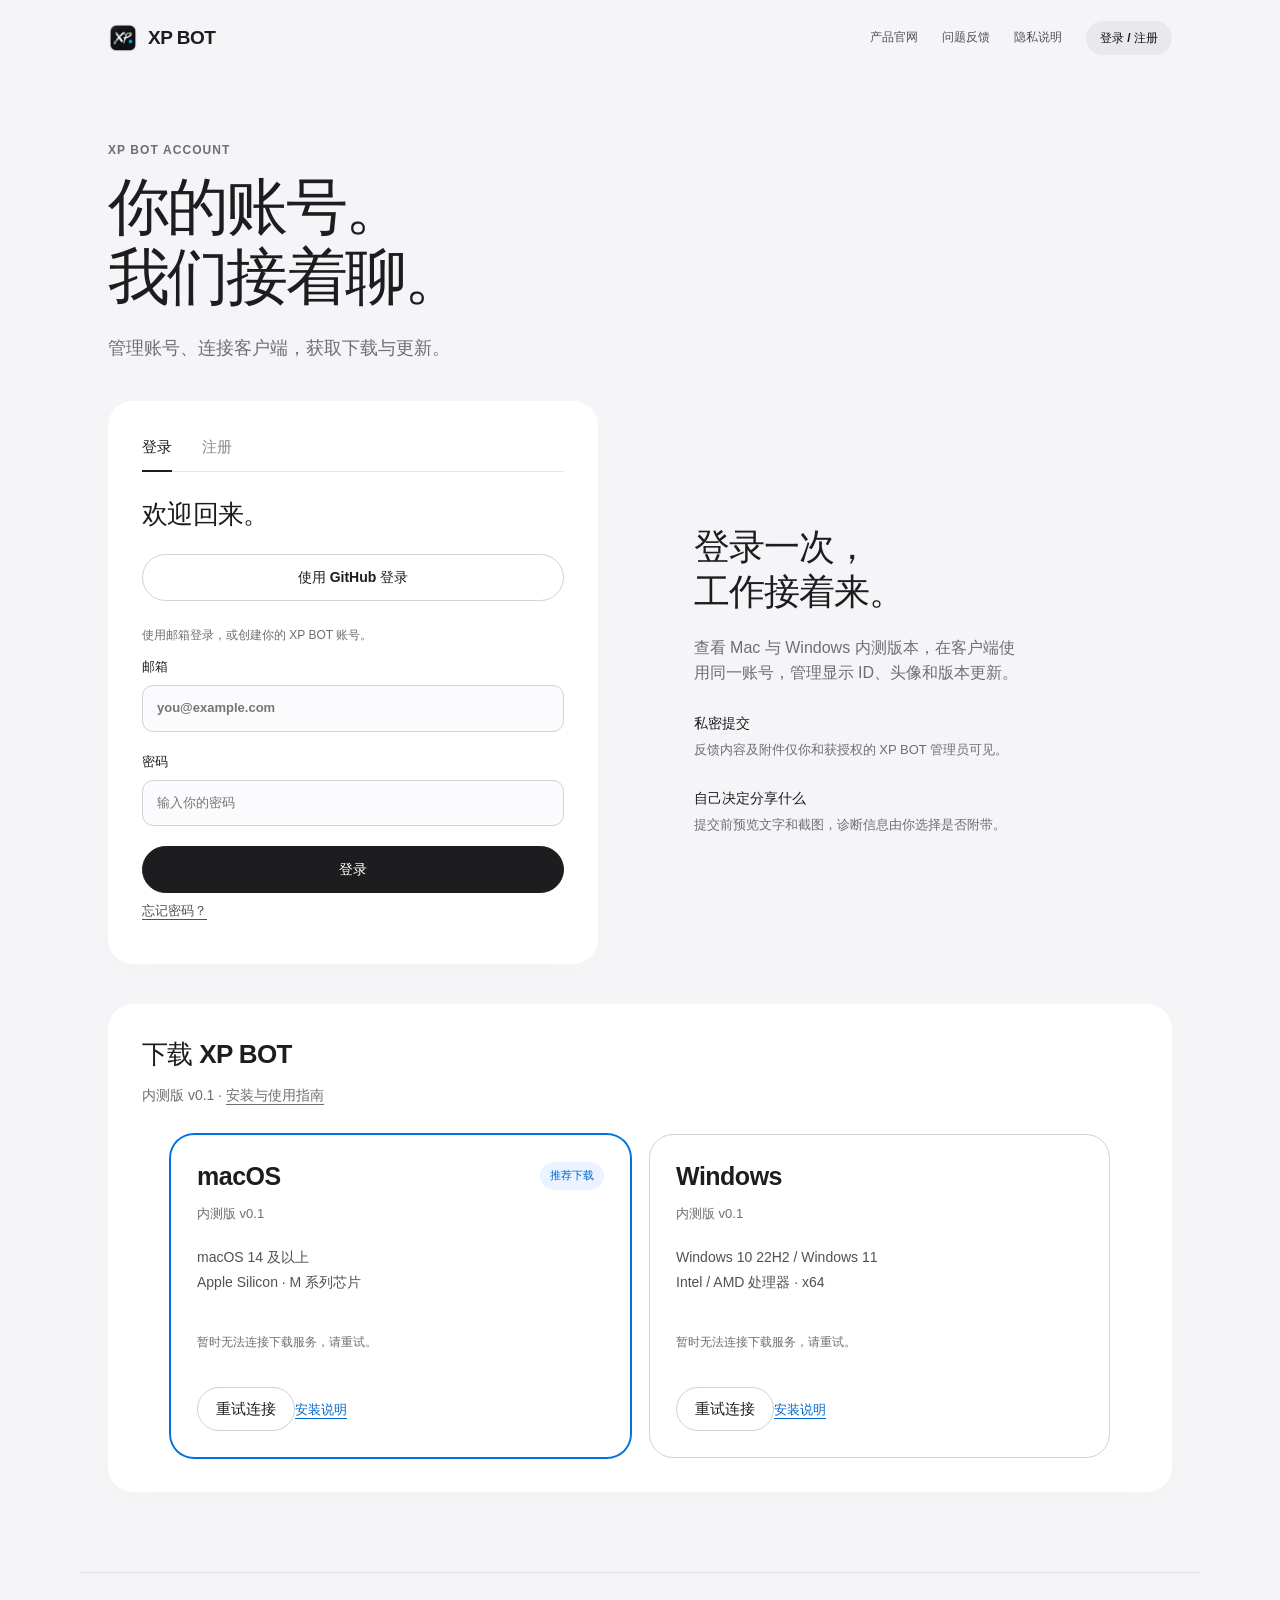
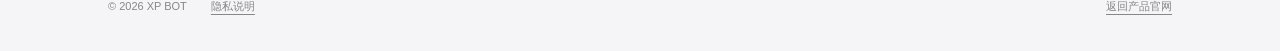
<file: account/index.html>
<!doctype html>
<html lang="zh-CN"><head><meta charset="utf-8"><meta name="viewport" content="width=device-width,initial-scale=1"><meta name="referrer" content="no-referrer"><meta name="robots" content="noindex"><meta http-equiv="Content-Security-Policy" content="default-src 'self'; script-src 'self'; style-src 'self'; connect-src 'self' https://lnlewhjrppwmwjfchwqi.supabase.co wss://lnlewhjrppwmwjfchwqi.supabase.co; img-src 'self' blob: data: https://lnlewhjrppwmwjfchwqi.supabase.co; object-src 'none'; base-uri 'none'; form-action 'self'; frame-src 'none'"><title>账号与更新 — XP BOT</title><link rel="icon" href="/xp-icon.png"><link rel="stylesheet" href="./account.css?v=dd3d3c03ab40"><link rel="stylesheet" href="/releases.css?v=586d0d3110fe"><script type="module" src="./account.js?v=ae80d44b5824"></script><link rel="stylesheet" href="/back-to-top.css?v=10e1d7d92780"><script type="module" src="/back-to-top.js?v=d0277c0f08d0"></script></head>
<body><header class="top"><a class="brand" href="/"><img src="/xp-icon.png" width="30" height="30" alt=""><span>XP BOT</span></a><nav aria-label="账号导航"><a href="/">产品官网</a><a href="/account/#feedback" id="nav-feedback">问题反馈</a><a href="/privacy/">隐私说明</a><a class="account-nav" data-account-nav href="/account/" aria-label="我的账号" aria-busy="true">我的账号</a></nav></header>
<main class="page"><div class="intro"><p class="eyebrow">XP BOT ACCOUNT</p><h1>你的账号。<br>我们接着聊。</h1><p>管理账号、连接客户端，获取下载与更新。</p></div>
<p class="notice" id="notice" role="status" aria-live="polite">正在连接账号服务…</p><button class="release-retry connection-retry" id="retry-connection" type="button" hidden>重试连接</button>
<section class="card desktop-connect" id="desktop-connect-card" hidden aria-labelledby="desktop-login-title"><h1 id="desktop-login-title">登录 XP BOT</h1><p id="desktop-account" class="small"></p><p id="desktop-message" class="form-notice" role="status"></p><div class="form-actions"><button id="desktop-approve" class="button full" type="button">继续登录 XP BOT</button><button id="desktop-switch-account" class="text-button" type="button">使用其他账号</button></div></section>
<section id="auth-panel" class="auth-layout" aria-labelledby="auth-title" hidden><div class="card auth-card"><div class="auth-tabs" role="tablist" aria-label="账号操作"><button id="login-tab" role="tab" aria-selected="true" aria-controls="auth-form">登录</button><button id="signup-tab" role="tab" aria-selected="false" aria-controls="auth-form" tabindex="-1">注册</button></div><h2 id="auth-title">欢迎回来。</h2><button id="github-login" class="button secondary full" type="button" hidden>使用 GitHub 继续</button><p id="email-note" class="small"></p><form id="auth-form" novalidate><label id="name-label" hidden>昵称<input id="display-name" name="display_name" autocomplete="nickname" maxlength="60"></label><label>邮箱<input id="email" name="email" type="email" autocomplete="email" required maxlength="254" placeholder="you@example.com"></label><label>密码<input id="password" name="password" type="password" autocomplete="current-password" required minlength="1" maxlength="128" placeholder="输入你的密码"></label><label id="confirm-password-label" hidden>确认密码<input id="confirm-password" type="password" autocomplete="new-password" minlength="12" maxlength="128" placeholder="再次输入密码"></label><p class="small" id="signup-password-hint" hidden>密码须为 12–128 位，建议组合字母、数字和符号。</p><p class="small" id="signup-privacy" hidden>注册前请阅读<a href="/privacy/">隐私说明</a>。账号用于身份识别、客户端下载与更新和反馈管理，工作资料保存在你配置的存储位置。</p><p class="form-notice" data-auth-notice role="alert"></p><button class="button full" id="auth-submit" type="submit">登录</button><button class="text-button" id="reset-password" type="button">忘记密码？</button></form></div><aside class="auth-aside"><h2>登录一次，<br>工作接着来。</h2><p>查看 Mac 与 Windows 内测版本，在客户端使用同一账号，管理显示 ID、头像和版本更新。</p><div class="aside-detail"><b>私密提交</b><p>反馈内容及附件仅你和获授权的 XP BOT 管理员可见。</p></div><div class="aside-detail"><b>自己决定分享什么</b><p>提交前预览文字和截图，诊断信息由你选择是否附带。</p></div></aside></section>
<section id="verification-panel" class="card narrow" hidden aria-labelledby="verification-title">
<p class="eyebrow">验证你的邮箱</p><h2 id="verification-title">还差最后一步。</h2><p>请到以下邮箱查收 XP BOT 验证邮件，点击邮件中的链接完成注册。</p><p id="pending-email" class="mail-address"></p><p class="small">找不到邮件时，请检查垃圾邮件文件夹。若已注册，可以返回登录或找回密码。</p><p class="form-notice" data-auth-notice role="status"></p><div class="form-actions"><button id="resend-confirmation" class="button" type="button">重新发送验证邮件</button><button id="pending-back" class="text-button" type="button">返回登录</button></div>
</section>
<section id="recovery-request-panel" class="card narrow" hidden aria-labelledby="recovery-title">
<p class="eyebrow">找回账号</p><h2 id="recovery-title">重新连接你的工作。</h2><p class="small">输入注册邮箱，我们会向该邮箱发送重置密码的链接。</p><form id="recovery-form" novalidate><label>注册邮箱<input id="recovery-email" type="email" autocomplete="email" required maxlength="254" placeholder="you@example.com"></label><p class="form-notice" data-auth-notice role="status"></p><button id="send-password-reset" class="button full" type="submit">发送重置邮件</button><button id="recovery-back" class="text-button" type="button">返回登录</button></form>
</section>
<section id="email-link-panel" class="card narrow" hidden aria-labelledby="email-link-title">
<p class="eyebrow">XP BOT 账号</p><h2 id="email-link-title">验证邮箱，开始使用。</h2><p id="email-link-description">点击继续，完成邮箱验证并登录 XP BOT。</p><p class="form-notice" data-auth-notice role="alert"></p><div class="form-actions"><button id="verify-email-link" class="button" type="button">验证并继续</button><button id="cancel-email-link" class="text-button" type="button">返回登录</button></div>
</section>
<section id="reset-panel" class="card narrow" hidden aria-labelledby="new-password-title">
<p class="eyebrow">设置新密码</p><h2 id="new-password-title">为账号换一把新钥匙。</h2><form id="new-password-form" novalidate><label>新密码<input id="new-password" type="password" autocomplete="new-password" required minlength="12" maxlength="128" placeholder="至少 12 位"></label><label>确认新密码<input id="confirm-new-password" type="password" autocomplete="new-password" required minlength="12" maxlength="128" placeholder="再次输入新密码"></label><p class="small">密码须为 12–128 位。建议组合字母、数字和符号。</p><p class="form-notice" data-auth-notice role="alert"></p><button id="save-password" class="button full" type="submit">保存新密码</button></form>
</section>
<section id="member-panel" hidden><div class="member-heading"><div class="member-identity"><div id="member-avatar" class="profile-avatar" aria-hidden="true">X</div><div><p class="eyebrow">我的 XP BOT</p><h2 id="member-name">账号中心</h2><p id="member-email" class="small"></p></div></div><div class="member-actions"><button class="text-button" id="edit-profile" type="button">编辑资料</button><button class="text-button" id="admin-view" hidden>管理反馈</button><a class="text-button" id="developer-console" target="_blank" rel="noopener noreferrer" hidden>开发者后台</a><button class="text-button" id="my-view">我的反馈</button><button class="text-button" id="sign-out">退出账号</button></div></div><section id="profile-editor" class="card profile-editor" hidden aria-labelledby="profile-title"><h2 id="profile-title">个人资料</h2><form id="profile-form"><div class="profile-photo-row"><div id="profile-preview" class="profile-avatar" aria-label="头像预览"></div><label class="text-button profile-file">选择头像<input id="profile-avatar" type="file" accept="image/jpeg,image/png,image/webp"></label><button id="profile-remove-avatar" class="text-button" type="button">移除头像</button></div><label>显示 ID<input id="profile-display-name" autocomplete="nickname" required maxlength="64" placeholder="你希望怎样被称呼"></label><p class="small">1–32 个字符，在官网和客户端同步显示。邮箱登录方式保持原样。</p><p id="profile-note" class="form-notice" role="status" aria-live="polite"></p><div class="form-actions"><button id="profile-save" class="button" type="submit">保存资料</button><button id="profile-cancel" class="text-button" type="button">收起</button></div></form></section><div class="member-grid"><section class="card feedback-form-card" id="feedback" aria-labelledby="feedback-title"><p class="eyebrow">每个问题，都有回音。</p><h2 id="feedback-title">告诉我们。</h2><form id="feedback-form"><label>问题类型<select id="category"><option value="bug">使用问题 / 报错</option><option value="suggestion">功能建议</option><option value="account">账号问题</option><option value="other">其他反馈</option></select></label><label>标题<input id="feedback-subject" required minlength="3" maxlength="120" placeholder="例如：图片复制后未显示"></label><label>问题描述<textarea id="feedback-body" required minlength="10" maxlength="10000" rows="6" placeholder="你做了什么，期望什么结果，实际发生了什么？"></textarea></label><label class="file-label">添加截图（可选）<input id="screenshots" type="file" accept="image/png,image/jpeg,image/webp" multiple><span class="small">最多 3 张，每张不超过 5 MB。请先遮挡姓名、业务数据、链接和密钥；截图内容需要你自行检查。</span></label><div id="screenshot-previews" class="screenshot-previews"></div><label class="check"><input id="include-diagnostics" type="checkbox"><span>附带基础诊断信息：<span id="diagnostics-description">浏览器访问</span></span></label><p class="small">不会读取你的聊天记录、知识库文件或本机账号配置。提交的文字会隐藏检测到的链接、密钥和本机路径。获授权的反馈管理员可查看你的显示 ID、注册邮箱和用户编号，用于识别和跟进问题。</p><label class="check"><input id="feedback-consent" type="checkbox" required><span>我已检查内容，同意将本次描述、所选截图及勾选的诊断信息发送给 XP BOT 反馈后台。<a href="/privacy/">查看隐私说明</a></span></label><div class="form-actions"><button class="button" id="preview-feedback" type="submit">预览并提交</button><button class="text-button" type="button" id="new-feedback" hidden>写一条新反馈</button></div></form></section><section class="card feedback-list-card" id="feedback-history" aria-labelledby="history-title"><div class="list-heading"><h2 id="history-title">我的反馈</h2><button class="text-button" id="refresh-feedback">刷新</button></div><p class="small" id="feedback-list-note">这里会显示你提交的问题和处理状态。</p><div id="feedback-list" aria-live="polite"></div></section></div></section>
<details class="card desktop-devices-card" id="desktop-devices-card" hidden><summary>登录设备</summary><div id="desktop-devices" aria-live="polite"></div></details>
<section class="card account-release" id="downloads" aria-labelledby="release-title"><h2 id="release-title">下载 XP BOT</h2><p class="small">内测版 v0.1 · <a href="/help/">安装与使用指南</a></p><!-- XP_DOWNLOAD_CARDS --><div class="download-platforms"><article class="release-platform-card" data-release-panel data-release-platform="darwin" aria-labelledby="account-download-darwin"><div class="release-card-heading"><h3 id="account-download-darwin">macOS</h3><span class="release-recommended" data-release-recommended hidden>推荐下载</span></div><p class="release-card-version" data-release-status>内测版 v0.1</p><p class="release-card-system">macOS 14 及以上<br>Apple Silicon · M 系列芯片</p><div class="release-actions" data-release-actions></div><p class="release-card-description" data-release-description role="status" aria-live="polite">正在获取下载信息…</p><button class="release-retry" data-release-retry hidden>重试连接</button><a class="release-card-guide" href="/help/#install-mac">安装说明</a><details class="release-details" data-release-details hidden><summary>版本信息与校验</summary><p class="release-notes" data-release-notes></p><pre class="release-checksums" data-release-checksums></pre></details></article><article class="release-platform-card" data-release-panel data-release-platform="win32-x64" aria-labelledby="account-download-win32-x64"><div class="release-card-heading"><h3 id="account-download-win32-x64">Windows</h3><span class="release-recommended" data-release-recommended hidden>推荐下载</span></div><p class="release-card-version" data-release-status>内测版 v0.1</p><p class="release-card-system">Windows 10 22H2 / Windows 11<br>Intel / AMD 处理器 · x64</p><div class="release-actions" data-release-actions></div><p class="release-card-description" data-release-description role="status" aria-live="polite">正在获取下载信息…</p><button class="release-retry" data-release-retry hidden>重试连接</button><a class="release-card-guide" href="/help/#install-windows">安装说明</a><details class="release-details" data-release-details hidden><summary>版本信息与校验</summary><p class="release-notes" data-release-notes></p><pre class="release-checksums" data-release-checksums></pre></details></article></div><!-- /XP_DOWNLOAD_CARDS --></section></main><footer class="bottom"><span>© 2026 XP BOT</span><a href="/privacy/">隐私说明</a><a href="/">返回产品官网</a></footer>
<dialog id="confirm-feedback" aria-labelledby="confirm-title"><div class="dialog-heading"><h2 id="confirm-title">确认这次反馈</h2><button id="close-confirm" type="button" class="close" aria-label="返回编辑">×</button></div><p class="small">以下是实际提交的文字。请确认截图已经完成遮挡。</p><h3 id="preview-title"></h3><p id="preview-body" class="preserve-lines"></p><p id="preview-files" class="small"></p><p id="preview-diagnostics" class="small"></p><div class="form-actions"><button id="send-feedback" class="button" type="button">确认提交</button><button id="edit-feedback" class="text-button" type="button">返回编辑</button></div></dialog>
<dialog id="feedback-image-viewer" class="image-viewer" aria-labelledby="image-viewer-title"><div class="dialog-heading"><h2 id="image-viewer-title">反馈截图</h2><button id="close-image" type="button" class="close" aria-label="关闭截图">×</button></div><img id="feedback-image" alt="本次反馈附带的截图" referrerpolicy="no-referrer"><a id="open-image" class="text-button" target="_blank" rel="noopener noreferrer">在新窗口打开原图</a><p class="small">此查看链接短时有效，关闭后会从本页清除。</p></dialog>
</body></html>
</file>
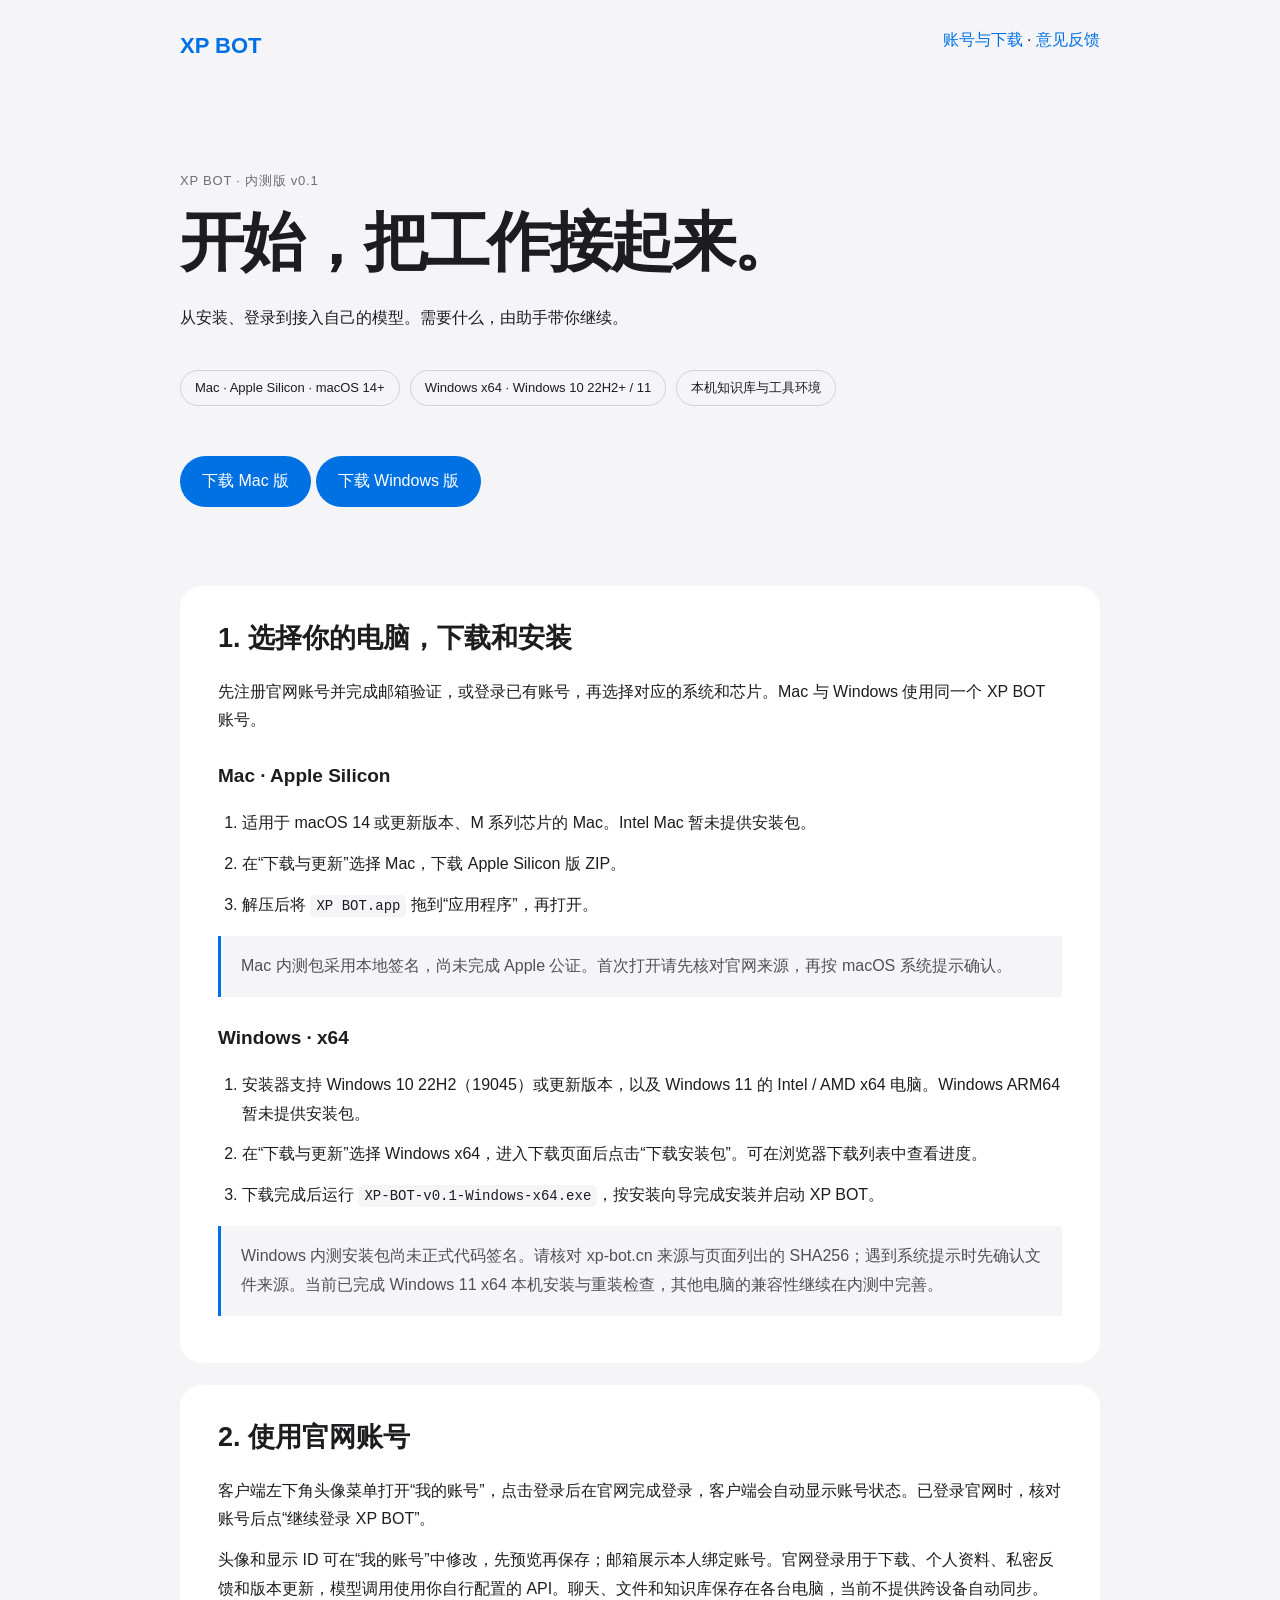
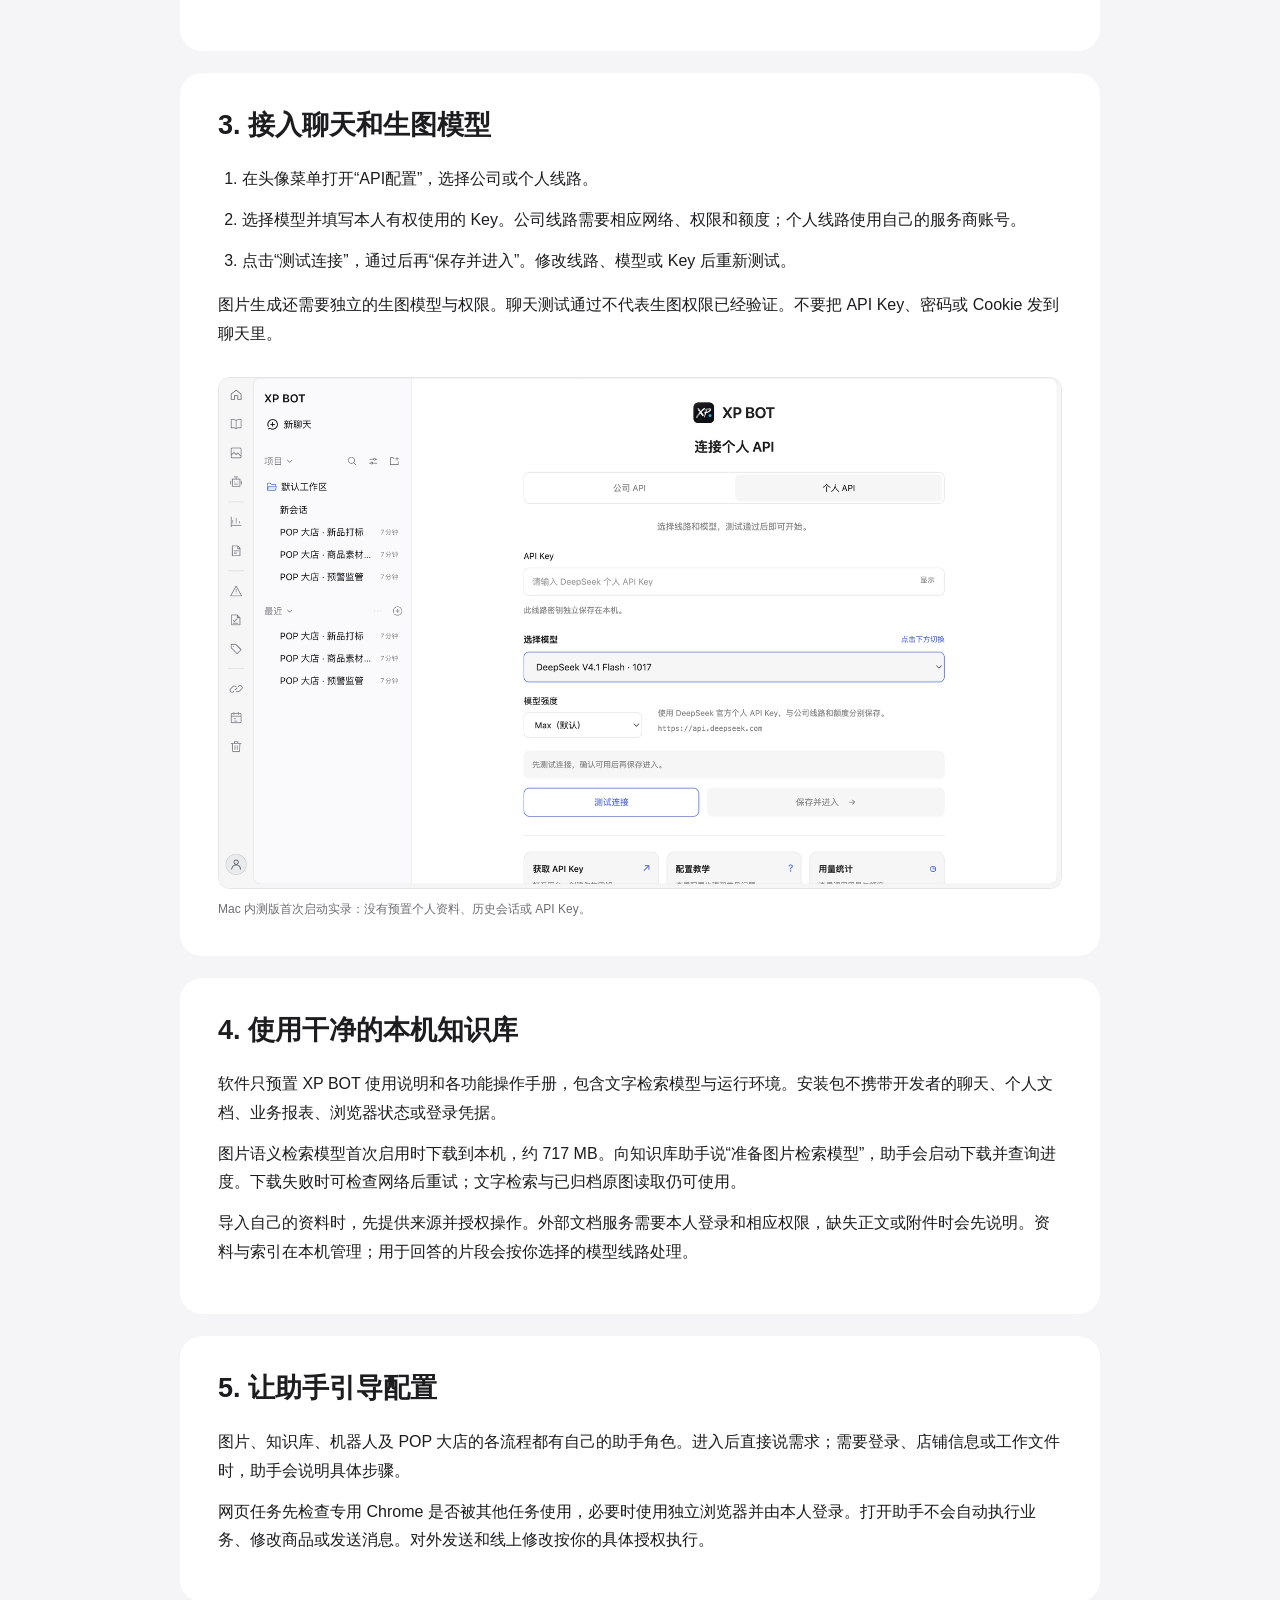
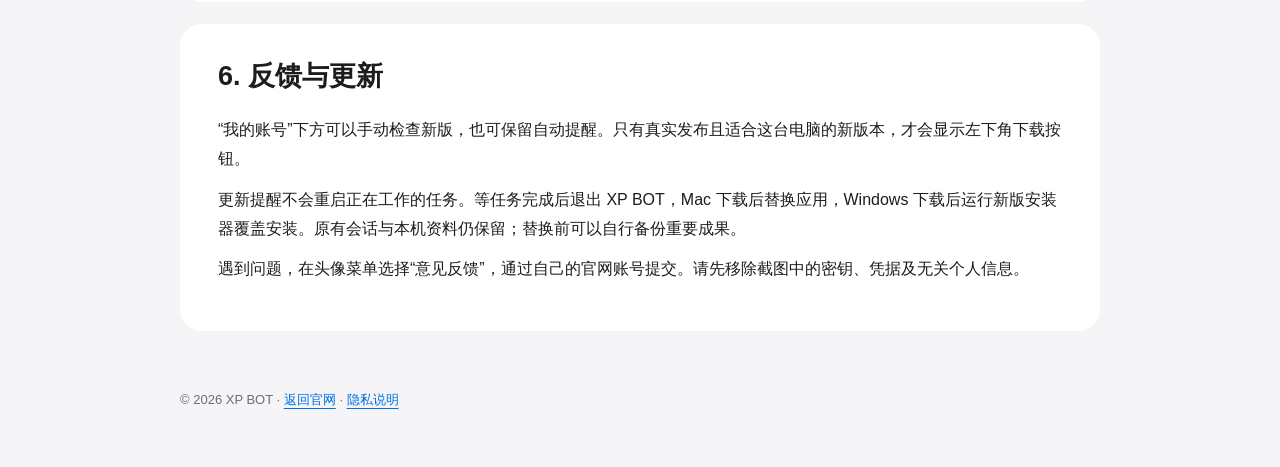
<file: help/index.html>
<!doctype html><html lang="zh-CN"><head><meta charset="utf-8"><meta name="viewport" content="width=device-width,initial-scale=1"><title>安装与使用指南 — XP BOT 内测版 v0.1</title><meta name="description" content="XP BOT Mac 与 Windows 内测版安装、官网账号登录、API配置、知识库模型准备与更新指南。"><link rel="canonical" href="https://xp-bot.cn/help/"><link rel="icon" href="/xp-mark.png"><meta name="theme-color" content="#f5f5f7"><style>
*{box-sizing:border-box}html{scroll-padding-top:30px}body{margin:0;background:#f5f5f7;color:#1d1d1f;font:16px/1.8 -apple-system,BlinkMacSystemFont,"PingFang SC",sans-serif}a{color:#0071e3;text-underline-offset:4px}a:focus-visible{outline:3px solid #0071e3;outline-offset:4px}nav,main,footer{width:min(90%,920px);margin:auto}nav{display:flex;justify-content:space-between;gap:16px;padding:26px 0}nav b{font-size:22px}nav a{text-decoration:none}header{padding:65px 0 45px}h1{font-size:clamp(38px,6vw,64px);line-height:1.15;letter-spacing:-.04em;margin:14px 0 24px}h2{font-size:27px;line-height:1.3;margin:0 0 22px}h3{font-size:19px;margin:24px 0 8px}p{margin:12px 0}.eyebrow{font-size:13px;letter-spacing:.06em;color:#6e6e73}header>p:last-child{font-size:20px;color:#6e6e73;max-width:650px}.tags{display:flex;flex-wrap:wrap;gap:10px;padding:0;margin:26px 0;list-style:none}.tags li{border:1px solid #d2d2d7;border-radius:100px;padding:5px 14px;font-size:13px}section{padding:35px 38px;border-radius:22px;background:#fff;margin:22px 0}ol{padding-left:24px}li{margin:12px 0}code{font:14px/1.6 ui-monospace,monospace;background:#f5f5f7;border-radius:5px;padding:3px 6px}.note{padding:16px 20px;border-left:3px solid #0071e3;background:#f5f5f7;color:#515154}.button{display:inline-block;border-radius:100px;background:#0071e3;color:#fff;padding:11px 22px;text-decoration:none;margin:12px 0}footer{padding:35px 0 55px;font-size:13px;color:#6e6e73}@media(max-width:600px){header{padding:35px 0 22px}section{padding:26px 22px}h2{font-size:23px}nav{font-size:14px}body{font-size:15px}}
</style><link rel="stylesheet" href="/back-to-top.css?v=10e1d7d92780"><script type="module" src="/back-to-top.js?v=d0277c0f08d0"></script></head><body><nav aria-label="导航"><a href="/"><b>XP BOT</b></a><span><a href="/account/#downloads">账号与下载</a> · <a href="/account/#feedback">意见反馈</a></span></nav><main><header><p class="eyebrow">XP BOT · 内测版 v0.1</p><h1>开始，把工作接起来。</h1><p>从安装、登录到接入自己的模型。需要什么，由助手带你继续。</p><ul class="tags"><li>Mac · Apple Silicon · macOS 14+</li><li>Windows x64 · Windows 10 22H2+ / 11</li><li>本机知识库与工具环境</li></ul><a class="button" href="/account/?platform=darwin#downloads">下载 Mac 版</a> <a class="button" href="/account/?platform=win32&amp;arch=x64#downloads">下载 Windows 版</a></header>
<section id="install"><h2>1. 选择你的电脑，下载和安装</h2><p>先注册官网账号并完成邮箱验证，或登录已有账号，再选择对应的系统和芯片。Mac 与 Windows 使用同一个 XP BOT 账号。</p><h3 id="install-mac">Mac · Apple Silicon</h3><ol><li>适用于 macOS 14 或更新版本、M 系列芯片的 Mac。Intel Mac 暂未提供安装包。</li><li>在“下载与更新”选择 Mac，下载 Apple Silicon 版 ZIP。</li><li>解压后将 <code>XP BOT.app</code> 拖到“应用程序”，再打开。</li></ol><p class="note">Mac 内测包采用本地签名，尚未完成 Apple 公证。首次打开请先核对官网来源，再按 macOS 系统提示确认。</p><h3 id="install-windows">Windows · x64</h3><ol><li>安装器支持 Windows 10 22H2（19045）或更新版本，以及 Windows 11 的 Intel / AMD x64 电脑。Windows ARM64 暂未提供安装包。</li><li>在“下载与更新”选择 Windows x64，进入下载页面后点击“下载安装包”。可在浏览器下载列表中查看进度。</li><li>下载完成后运行 <code>XP-BOT-v0.1-Windows-x64.exe</code>，按安装向导完成安装并启动 XP BOT。</li></ol><p class="note">Windows 内测安装包尚未正式代码签名。请核对 xp-bot.cn 来源与页面列出的 SHA256；遇到系统提示时先确认文件来源。当前已完成 Windows 11 x64 本机安装与重装检查，其他电脑的兼容性继续在内测中完善。</p></section>
<section id="account"><h2>2. 使用官网账号</h2><p>客户端左下角头像菜单打开“我的账号”，点击登录后在官网完成登录，客户端会自动显示账号状态。已登录官网时，核对账号后点“继续登录 XP BOT”。</p><p>头像和显示 ID 可在“我的账号”中修改，先预览再保存；邮箱展示本人绑定账号。官网登录用于下载、个人资料、私密反馈和版本更新，模型调用使用你自行配置的 API。聊天、文件和知识库保存在各台电脑，当前不提供跨设备自动同步。</p></section>
<section id="company-api"><h2>3. 接入聊天和生图模型</h2><ol><li>在头像菜单打开“API配置”，选择公司或个人线路。</li><li>选择模型并填写本人有权使用的 Key。公司线路需要相应网络、权限和额度；个人线路使用自己的服务商账号。</li><li>点击“测试连接”，通过后再“保存并进入”。修改线路、模型或 Key 后重新测试。</li></ol><p>图片生成还需要独立的生图模型与权限。聊天测试通过不代表生图权限已经验证。不要把 API Key、密码或 Cookie 发到聊天里。</p><figure style="margin:28px 0 0"><img src="./first-run.png?v=a0ded7267c81" alt="内测版首次启动的个人 API 配置界面，尚未填写密钥，项目与最近会话均为空" width="2560" height="1640" loading="lazy" style="display:block;width:100%;height:auto;border:1px solid #e5e5e8;border-radius:12px"><figcaption style="font-size:12px;color:#6e6e73;margin-top:10px">Mac 内测版首次启动实录：没有预置个人资料、历史会话或 API Key。</figcaption></figure></section>
<section id="knowledge"><h2>4. 使用干净的本机知识库</h2><p>软件只预置 XP BOT 使用说明和各功能操作手册，包含文字检索模型与运行环境。安装包不携带开发者的聊天、个人文档、业务报表、浏览器状态或登录凭据。</p><p>图片语义检索模型首次启用时下载到本机，约 717 MB。向知识库助手说“准备图片检索模型”，助手会启动下载并查询进度。下载失败时可检查网络后重试；文字检索与已归档原图读取仍可使用。</p><p>导入自己的资料时，先提供来源并授权操作。外部文档服务需要本人登录和相应权限，缺失正文或附件时会先说明。资料与索引在本机管理；用于回答的片段会按你选择的模型线路处理。</p></section>
<section id="workflows"><h2>5. 让助手引导配置</h2><p>图片、知识库、机器人及 POP 大店的各流程都有自己的助手角色。进入后直接说需求；需要登录、店铺信息或工作文件时，助手会说明具体步骤。</p><p>网页任务先检查专用 Chrome 是否被其他任务使用，必要时使用独立浏览器并由本人登录。打开助手不会自动执行业务、修改商品或发送消息。对外发送和线上修改按你的具体授权执行。</p></section>
<section id="updates"><h2>6. 反馈与更新</h2><p>“我的账号”下方可以手动检查新版，也可保留自动提醒。只有真实发布且适合这台电脑的新版本，才会显示左下角下载按钮。</p><p>更新提醒不会重启正在工作的任务。等任务完成后退出 XP BOT，Mac 下载后替换应用，Windows 下载后运行新版安装器覆盖安装。原有会话与本机资料仍保留；替换前可以自行备份重要成果。</p><p>遇到问题，在头像菜单选择“意见反馈”，通过自己的官网账号提交。请先移除截图中的密钥、凭据及无关个人信息。</p></section>
</main><footer>© 2026 XP BOT · <a href="/">返回官网</a> · <a href="/privacy/">隐私说明</a></footer></body></html>
</file>
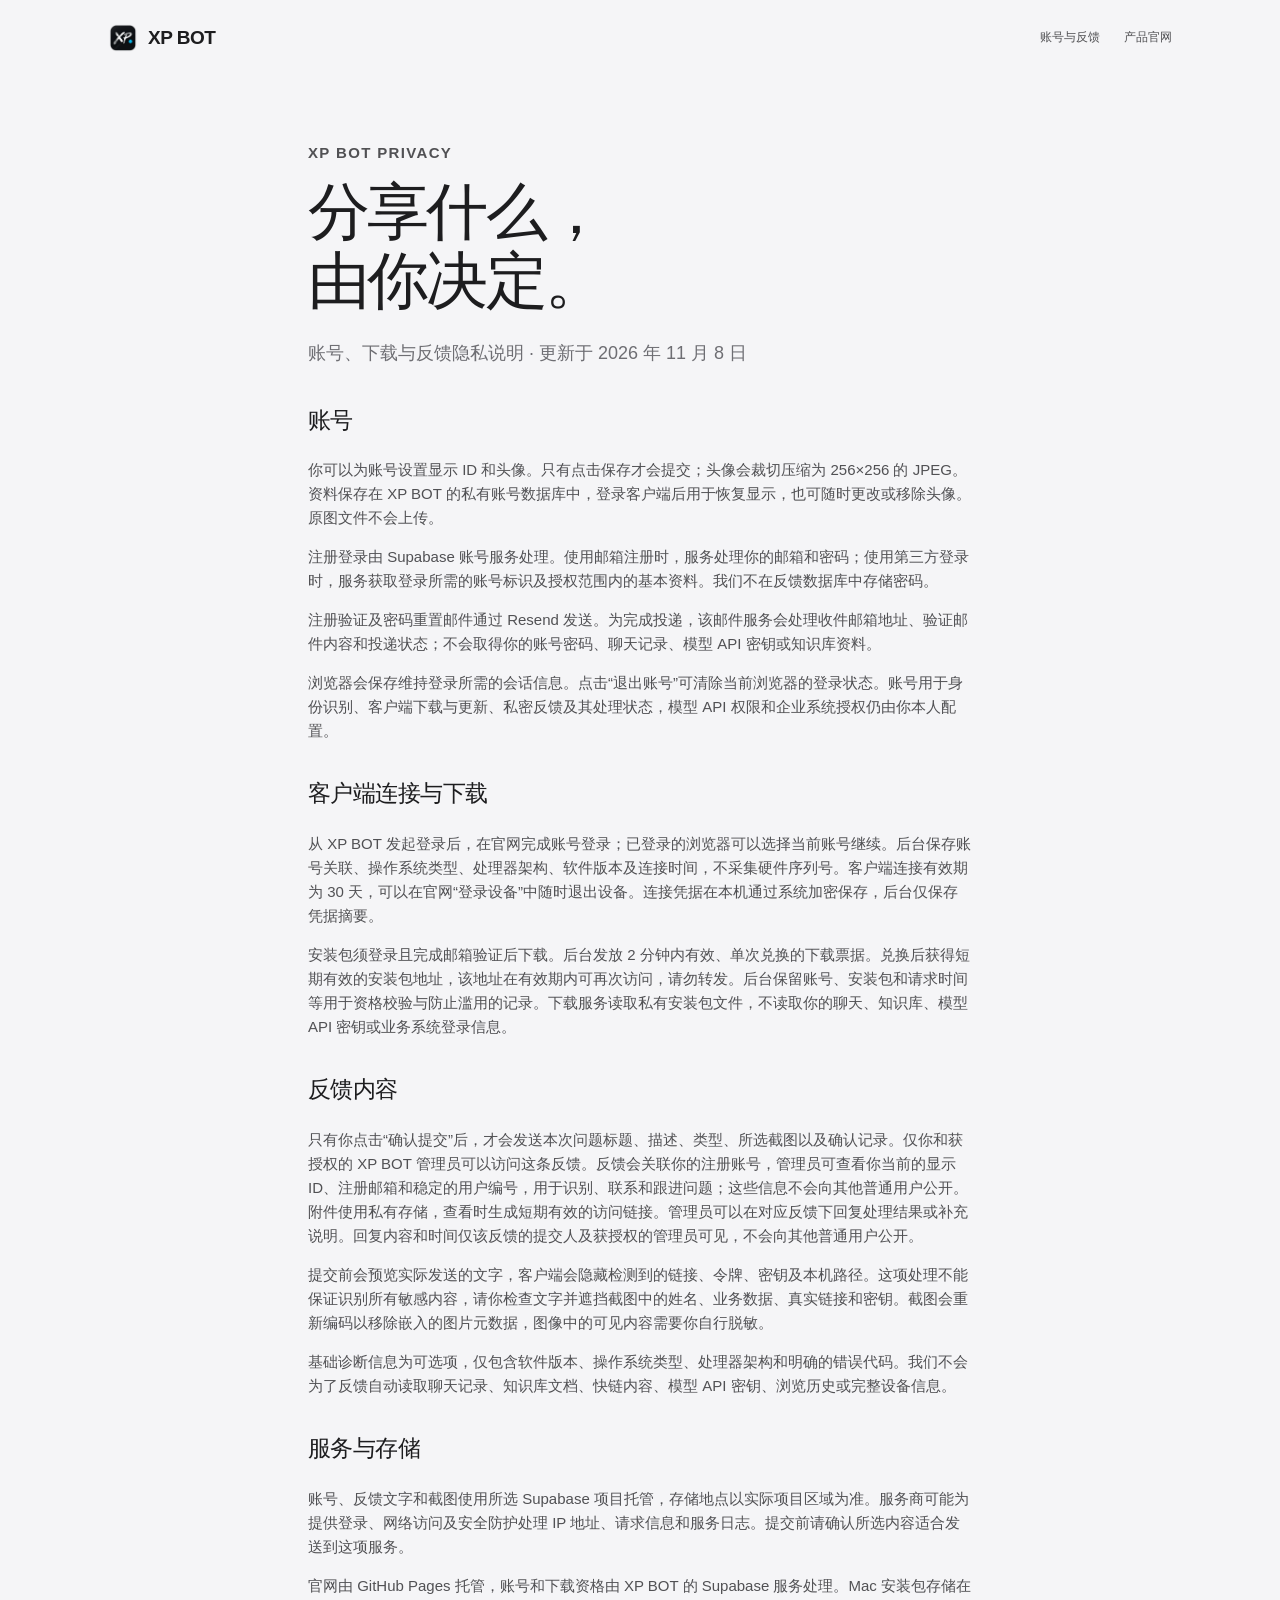
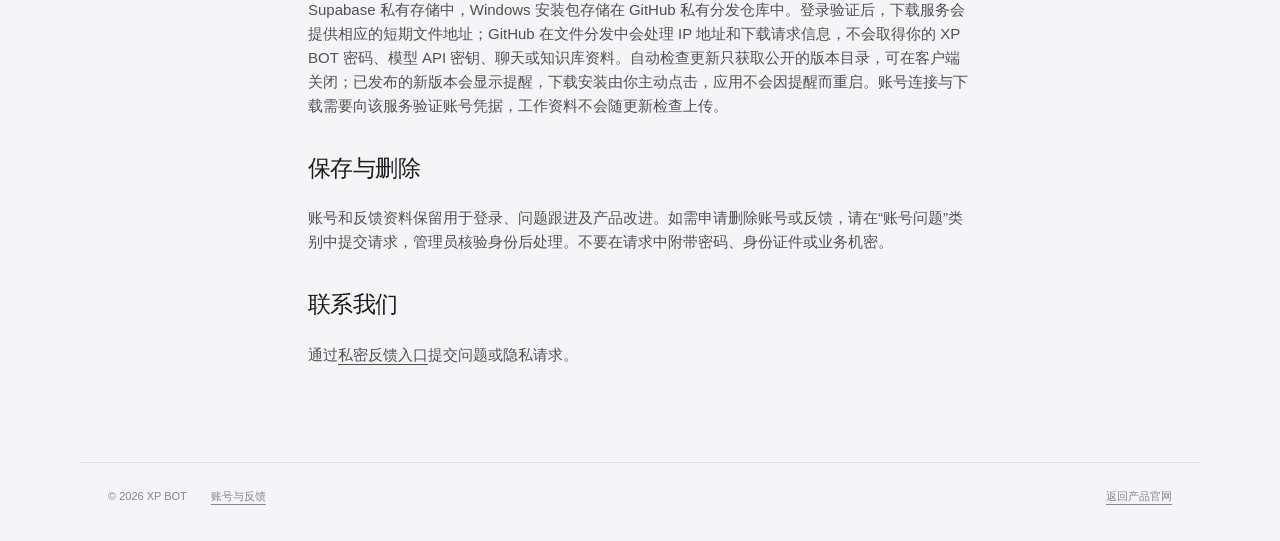
<file: privacy/index.html>
<!doctype html><html lang="zh-CN"><head><meta charset="utf-8"><meta name="viewport" content="width=device-width,initial-scale=1"><meta name="referrer" content="no-referrer"><title>隐私说明 — XP BOT</title><link rel="icon" href="/xp-icon.png"><link rel="stylesheet" href="/account/account.css"><link rel="stylesheet" href="/back-to-top.css?v=10e1d7d92780"><script type="module" src="/back-to-top.js?v=d0277c0f08d0"></script></head><body><header class="top"><a class="brand" href="/"><img src="/xp-icon.png" width="30" height="30" alt=""><span>XP BOT</span></a><nav><a href="/account/">账号与反馈</a><a href="/">产品官网</a></nav></header><main class="page privacy-body"><div class="intro"><p class="eyebrow">XP BOT PRIVACY</p><h1>分享什么，<br>由你决定。</h1><p>账号、下载与反馈隐私说明 · 更新于 2026 年 11 月 8 日</p></div><h2>账号</h2><p>你可以为账号设置显示 ID 和头像。只有点击保存才会提交；头像会裁切压缩为 256×256 的 JPEG。资料保存在 XP BOT 的私有账号数据库中，登录客户端后用于恢复显示，也可随时更改或移除头像。原图文件不会上传。</p><p>注册登录由 Supabase 账号服务处理。使用邮箱注册时，服务处理你的邮箱和密码；使用第三方登录时，服务获取登录所需的账号标识及授权范围内的基本资料。我们不在反馈数据库中存储密码。</p><p>注册验证及密码重置邮件通过 Resend 发送。为完成投递，该邮件服务会处理收件邮箱地址、验证邮件内容和投递状态；不会取得你的账号密码、聊天记录、模型 API 密钥或知识库资料。</p><p>浏览器会保存维持登录所需的会话信息。点击“退出账号”可清除当前浏览器的登录状态。账号用于身份识别、客户端下载与更新、私密反馈及其处理状态，模型 API 权限和企业系统授权仍由你本人配置。</p><h2>客户端连接与下载</h2><p>从 XP BOT 发起登录后，在官网完成账号登录；已登录的浏览器可以选择当前账号继续。后台保存账号关联、操作系统类型、处理器架构、软件版本及连接时间，不采集硬件序列号。客户端连接有效期为 30 天，可以在官网“登录设备”中随时退出设备。连接凭据在本机通过系统加密保存，后台仅保存凭据摘要。</p><p>安装包须登录且完成邮箱验证后下载。后台发放 2 分钟内有效、单次兑换的下载票据。兑换后获得短期有效的安装包地址，该地址在有效期内可再次访问，请勿转发。后台保留账号、安装包和请求时间等用于资格校验与防止滥用的记录。下载服务读取私有安装包文件，不读取你的聊天、知识库、模型 API 密钥或业务系统登录信息。</p><h2>反馈内容</h2><p>只有你点击“确认提交”后，才会发送本次问题标题、描述、类型、所选截图以及确认记录。仅你和获授权的 XP BOT 管理员可以访问这条反馈。反馈会关联你的注册账号，管理员可查看你当前的显示 ID、注册邮箱和稳定的用户编号，用于识别、联系和跟进问题；这些信息不会向其他普通用户公开。附件使用私有存储，查看时生成短期有效的访问链接。管理员可以在对应反馈下回复处理结果或补充说明。回复内容和时间仅该反馈的提交人及获授权的管理员可见，不会向其他普通用户公开。</p><p>提交前会预览实际发送的文字，客户端会隐藏检测到的链接、令牌、密钥及本机路径。这项处理不能保证识别所有敏感内容，请你检查文字并遮挡截图中的姓名、业务数据、真实链接和密钥。截图会重新编码以移除嵌入的图片元数据，图像中的可见内容需要你自行脱敏。</p><p>基础诊断信息为可选项，仅包含软件版本、操作系统类型、处理器架构和明确的错误代码。我们不会为了反馈自动读取聊天记录、知识库文档、快链内容、模型 API 密钥、浏览历史或完整设备信息。</p><h2>服务与存储</h2><p>账号、反馈文字和截图使用所选 Supabase 项目托管，存储地点以实际项目区域为准。服务商可能为提供登录、网络访问及安全防护处理 IP 地址、请求信息和服务日志。提交前请确认所选内容适合发送到这项服务。</p><p>官网由 GitHub Pages 托管，账号和下载资格由 XP BOT 的 Supabase 服务处理。Mac 安装包存储在 Supabase 私有存储中，Windows 安装包存储在 GitHub 私有分发仓库中。登录验证后，下载服务会提供相应的短期文件地址；GitHub 在文件分发中会处理 IP 地址和下载请求信息，不会取得你的 XP BOT 密码、模型 API 密钥、聊天或知识库资料。自动检查更新只获取公开的版本目录，可在客户端关闭；已发布的新版本会显示提醒，下载安装由你主动点击，应用不会因提醒而重启。账号连接与下载需要向该服务验证账号凭据，工作资料不会随更新检查上传。</p><h2>保存与删除</h2><p>账号和反馈资料保留用于登录、问题跟进及产品改进。如需申请删除账号或反馈，请在“账号问题”类别中提交请求，管理员核验身份后处理。不要在请求中附带密码、身份证件或业务机密。</p><h2>联系我们</h2><p>通过<a href="/account/#feedback">私密反馈入口</a>提交问题或隐私请求。</p></main><footer class="bottom"><span>© 2026 XP BOT</span><a href="/account/">账号与反馈</a><a href="/">返回产品官网</a></footer></body></html>
</file>
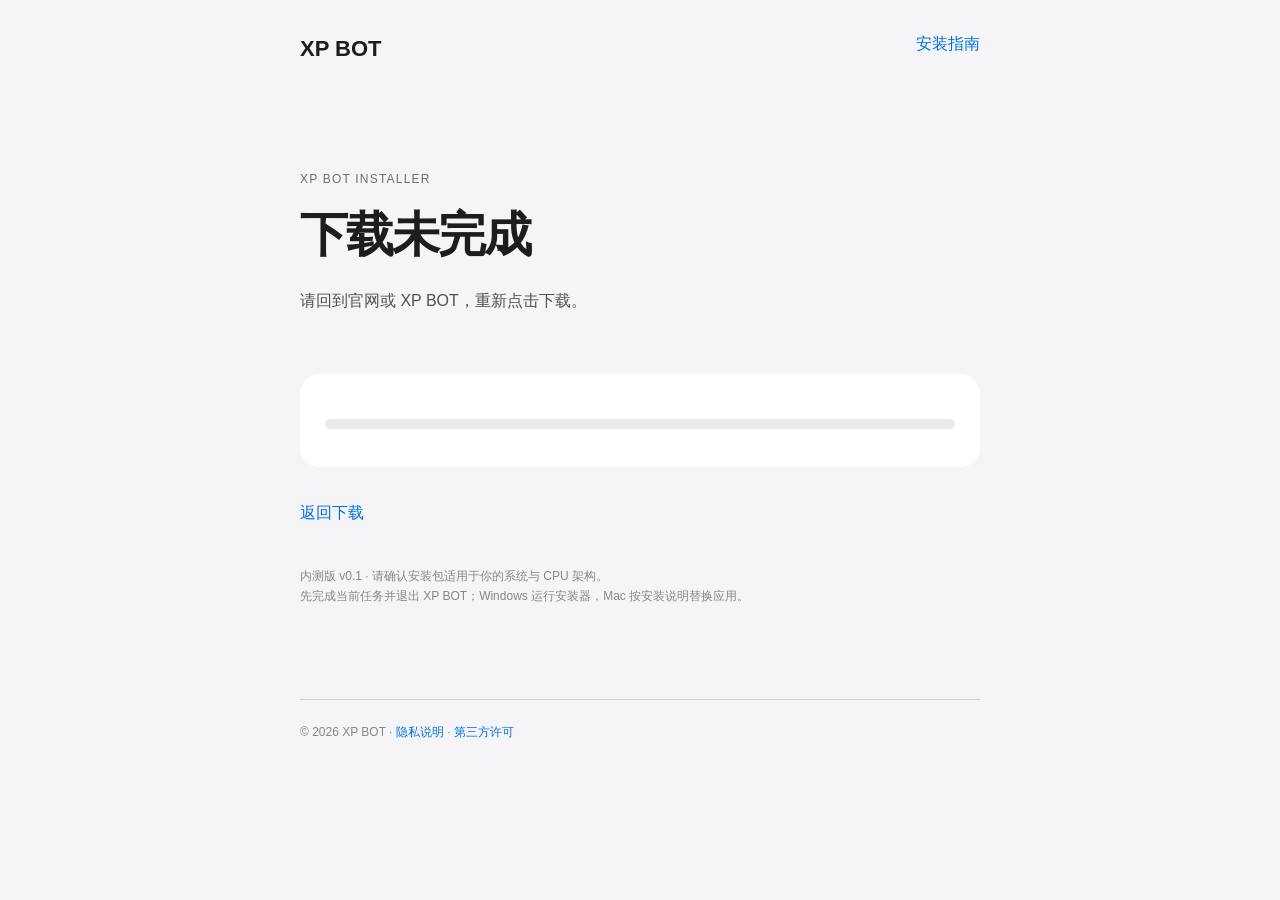
<file: account/download/index.html>
<!doctype html><html lang="zh-CN"><head><meta charset="utf-8"><meta name="viewport" content="width=device-width,initial-scale=1"><meta name="referrer" content="no-referrer"><meta name="robots" content="noindex,nofollow"><meta http-equiv="Content-Security-Policy" content="default-src 'none'; script-src 'self'; style-src 'self'; connect-src 'self' https://*.supabase.co; img-src 'self'; base-uri 'none'; form-action 'none'"><title>下载 XP BOT</title><link rel="icon" href="/xp-mark.png"><link rel="stylesheet" href="./download.css?v=ca97add189b5"><script type="module" src="./download.js?v=c72a61a5230b"></script></head><body><nav><a href="/">XP BOT</a><a href="/help/">安装指南</a></nav><main><p class="eyebrow">XP BOT INSTALLER</p><h1 id="title">正在准备下载</h1><p id="message" role="status">正在验证下载链接…</p><section aria-label="下载进度"><p id="filename"></p><progress id="progress" max="100" value="0" aria-label="安装包下载进度"></progress><p id="status" aria-live="polite"></p><p id="checksum" class="checksum" hidden></p></section><div class="actions"><a id="save" class="primary" hidden>保存安装包</a><button id="cancel" type="button">取消下载</button><a id="back" href="/account/#downloads" hidden>返回下载</a></div><p class="note">内测版 v0.1 · 请确认安装包适用于你的系统与 CPU 架构。<br>先完成当前任务并退出 XP BOT；Windows 运行安装器，Mac 按安装说明替换应用。</p></main><footer>© 2026 XP BOT · <a href="/privacy/">隐私说明</a> · <a href="../THIRD-PARTY-LICENSES.txt">第三方许可</a></footer></body></html>
</file>
<file: styles.css>
[hidden]{display:none!important}
:root{color-scheme:dark;--black:#000;--paper:#f5f5f7;--white:#f5f5f7;--gray:#86868b;--dark:#1d1d1f;--line:#424245;--link:#2997ff;--blue:#0071e3;--ease:cubic-bezier(.25,.1,.25,1);--gutter:6.25vw;--localnav:66px}
*{box-sizing:border-box}html{scroll-behavior:smooth;scroll-padding-top:86px}body{margin:0;background:#000;color:var(--white);font-family:-apple-system,BlinkMacSystemFont,"SF Pro Display","PingFang SC","Helvetica Neue","Microsoft YaHei",sans-serif;-webkit-font-smoothing:antialiased}button,a,summary{-webkit-tap-highlight-color:transparent}button{font:inherit;cursor:pointer}button:disabled{cursor:default}a{color:inherit;text-decoration:none}button{color:inherit}img{max-width:100%;display:block}p,h1,h2,h3,h4,figure{margin:0}button{border:0;background:none}a:focus-visible,button:focus-visible,summary:focus-visible{outline:3px solid #2997ff;outline-offset:5px}::selection{background:#ddd;color:#111}.shell{width:87.5%;max-width:1260px;margin-inline:auto}.skip-link{position:fixed;left:20px;top:-100px;padding:12px 20px;border-radius:20px;background:#fff;color:#111;z-index:100}.skip-link:focus{top:12px}.globalnav{height:44px;position:relative;z-index:30;background:#000}.globalnav-inner{max-width:980px;margin:auto;height:44px;display:flex;align-items:center;justify-content:space-between;padding:0 22px;gap:28px;font-size:12px;color:#ccc}.global-brand img{border-radius:5px}.globalnav a:hover{color:#fff}.localnav{position:fixed;top:0;left:0;right:0;height:66px;z-index:40;background:rgba(22,22,23,.88);backdrop-filter:blur(20px) saturate(180%);-webkit-backdrop-filter:blur(20px) saturate(180%);border-bottom:1px solid #ffffff30;transform:translateY(-101%);visibility:hidden;transition:transform .3s var(--ease),visibility .3s}.localnav.is-visible{transform:translateY(0);visibility:visible}.localnav-inner{max-width:1260px;padding:0 22px;margin:auto;display:flex;align-items:center;justify-content:space-between;height:66px;gap:24px}.local-brand{font-size:21px;font-weight:600;line-height:25px;white-space:nowrap}.local-brand span{display:block;font-size:11px;font-weight:400;line-height:14px;color:#aaa}.localnav-links{display:flex;gap:26px;align-items:center;font-size:12px}.localnav-links>a:first-child{padding:25px 0 23px;border-bottom:1px solid #bbb}.pill-button{display:inline-flex;align-items:center;justify-content:center;background:var(--blue);color:#fff;border-radius:980px;padding:11px 20px;font-size:14px;line-height:20px;white-space:nowrap}.pill-button:hover{background:#0077ed}.pill-button.small{font-size:12px;padding:5px 13px;line-height:18px}
.hero{height:calc(100svh - 44px);min-height:680px;max-height:1000px;position:relative;overflow:clip;background:#000}.hero-copy{position:relative;z-index:2;text-align:center;padding-top:44px}.hero h1{font-size:24px;line-height:32px;font-weight:600;letter-spacing:-.02em}.hero-headline{font-size:80px;line-height:1.1;letter-spacing:-.045em;font-weight:600;margin-top:8px;color:#f5f5f7}.hero-availability{font-size:14px;line-height:20px;color:#a1a1a6;margin-top:22px}.hero-visual{position:absolute;left:50%;top:280px;width:min(119vw,1480px);transform:translateX(-50%);perspective:2000px}.hero-window{border-radius:16px;overflow:hidden;border:1px solid #777;box-shadow:0 0 2px #fff8,0 28px 90px #ffffff13;transform-origin:50% 65%;will-change:transform;animation:hero-reveal 1.8s cubic-bezier(.22,1,.36,1) both}.hero-window img{width:100%;height:510px;object-fit:cover;object-position:50% 46%}.hero::after{content:"";position:absolute;bottom:45px;left:0;right:0;height:180px;background:linear-gradient(transparent,#000 92%);pointer-events:none}.hero-bottom{position:absolute;z-index:4;bottom:0;left:0;right:0;min-height:72px;display:flex;align-items:center;justify-content:space-between;gap:20px;padding:14px var(--gutter);background:rgba(0,0,0,.7);backdrop-filter:blur(15px);font-size:14px}.hero-bottom span{display:block;font-size:12px;color:#86868b;margin-top:4px}.hero-bottom .pill-button{padding:7px 18px;font-size:12px}.hero-copy h1,.hero-headline,.hero-availability{animation:hero-type 1.1s ease both}.hero-headline{animation-delay:.12s}.hero-availability{animation-delay:.25s}@keyframes hero-reveal{from{opacity:0;transform:translateY(75px) rotateX(14deg) scale(.91)}to{opacity:1;transform:translateY(0) rotateX(0) scale(1)}}@keyframes hero-type{from{opacity:0;transform:translateY(12px)}to{opacity:1;transform:translateY(0)}}
.highlights{padding:120px 0 140px;overflow:hidden}.section-heading{display:flex;align-items:center;justify-content:space-between;gap:30px;margin-bottom:54px}.section-heading h2{font-size:56px;line-height:1.14;font-weight:600;letter-spacing:-.035em}.watch-link{color:var(--link);font-size:19px;line-height:1.5;display:inline-flex;align-items:center;justify-content:center;gap:6px;padding:0;white-space:nowrap}.watch-link:hover{text-decoration:underline}.watch-link svg{width:20px;height:20px;border:1px solid currentColor;border-radius:50%;padding:1px;flex-shrink:0}.gallery-viewport{overflow:visible;touch-action:pan-y}.gallery-track{display:flex;gap:20px;padding-left:var(--gutter);transition:transform .85s cubic-bezier(.32,.72,0,1);will-change:transform}.highlight-card{height:600px;width:87.5vw;max-width:1260px;flex:none;position:relative;background:#101011;border:1px solid #363638;border-radius:28px;overflow:hidden}.highlight-copy{position:absolute;left:5.6%;top:8%;z-index:3;width:36%;max-width:380px}.highlight-copy h3{font-size:34px;font-weight:600;line-height:1.25;letter-spacing:-.025em}.highlight-copy>p{color:#a1a1a6;font-size:19px;font-weight:500;line-height:1.5;margin-top:20px}.film-link{display:flex;align-items:center;gap:6px;padding:0;margin-top:24px;font-size:15px;color:#f5f5f7}.film-link:hover{text-decoration:underline}.film-link svg{width:19px;height:19px;border:1px solid #aaa;border-radius:50%}.highlight-art{position:absolute;left:45%;right:-21%;top:18%;bottom:-10%;border-radius:16px;border:1px solid #555;overflow:hidden;transform:translateY(0);transition:transform 1.2s ease,opacity 1s;box-shadow:0 18px 70px #0008}.highlight-art>img:not(.card-cup){width:100%;max-width:none;height:100%;object-fit:cover;object-position:0 0}.highlight-card.is-active .highlight-art{animation:card-camera 8s linear both}.card-templates .highlight-art{left:48%;right:-26%;top:29%;bottom:-22%}.highlight-art .card-cup{position:absolute;max-width:none;width:40%;height:auto;bottom:14%;left:11%;border:5px solid white;border-radius:10px;box-shadow:0 8px 30px #0003}.preview-settings,.preview-jobs{background:#f5f5f7;color:#1d1d1f;width:100%;height:100%;padding:36px 44px}.preview-caption{font-size:12px;letter-spacing:.03em;color:#86868b;margin-bottom:26px}.segmented{display:flex;gap:10px;font-size:20px;padding-bottom:24px}.segmented b{background:#1d1d1f;color:white;padding:10px 20px;border-radius:30px;font-weight:500}.segmented span{padding:10px 20px;color:#86868b}.preview-settings dl{margin:0;max-width:440px}.preview-settings dt{font-size:14px;color:#86868b;margin:14px 0 8px}.preview-settings dd{margin:0;background:white;border:1px solid #ddd;border-radius:9px;padding:14px 18px;font-size:18px}.preview-action{padding:15px 22px;background:#1d1d1f;color:white;font-size:16px;display:inline-block;border-radius:30px;margin-top:26px}.card-setup .highlight-art{right:-6%;left:50%;bottom:-3%;top:14%}.card-automation .highlight-art{right:-3%;left:48%;top:20%;bottom:-1%}.preview-jobs{background:#1d1d1f;color:white;padding:38px}.preview-jobs h4{font-size:34px;margin:30px 0}.preview-jobs>div{display:flex;justify-content:space-between;padding:28px 0;border-bottom:1px solid #424245;gap:18px;font-size:24px}.preview-jobs b{font-size:15px;color:#a1a1a6;font-weight:400}.preview-jobs .job-foot{font-size:12px;color:#86868b;margin-top:32px}.gallery-controls{display:flex;justify-content:center;align-items:center;gap:16px;margin-top:38px}.gallery-dots{display:flex;align-items:center;gap:6px;background:#262628;border-radius:50px;height:56px;padding:0 17px}.gallery-dots button{width:18px;height:40px;display:flex;align-items:center;justify-content:center;padding:0;transition:width .3s ease}.gallery-dots button span{width:8px;height:8px;background:#77777a;border-radius:12px;display:block;position:relative;overflow:hidden}.gallery-dots button[aria-selected=true]{width:52px}.gallery-dots button[aria-selected=true] span{width:48px;background:#66666a}.gallery-dots button[aria-selected=true] span:after{content:"";position:absolute;inset:0;background:#ddd;transform-origin:left;transform:scaleX(var(--gallery-progress,0))}.gallery-toggle{display:grid;place-items:center;border-radius:50%;height:56px;width:56px;background:#262628}.gallery-toggle:hover{background:#353538}.pause-icon{width:15px;height:17px;border-left:5px solid #ddd;border-right:5px solid #ddd}.gallery-toggle[aria-pressed=false] .pause-icon{width:0;height:0;border:0;border-top:9px solid transparent;border-bottom:9px solid transparent;border-left:14px solid #ddd;margin-left:4px}.media-note{font-size:12px;line-height:1.7;color:#6e6e73;text-align:center;margin-top:26px;max-width:900px}.chapter-heading{text-align:center;max-width:660px;margin-inline:auto;padding:0 24px}.chapter-heading h2{font-size:56px;line-height:1.15;font-weight:600;letter-spacing:-.035em}.chapter-heading>p:not(.eyebrow):not(.chapter-word){color:#86868b;font-size:24px;line-height:1.55;font-weight:500;margin:28px auto 0;max-width:600px}.chapter-heading .watch-link{margin-top:30px}.eyebrow{font-size:21px;line-height:1.35;font-weight:600;margin-bottom:14px}.fine-print{font-size:12px;line-height:1.7;color:#86868b}.product-tour{padding:20px 0 140px}.tour-stage{position:relative;height:750px;margin-top:70px}.tour-screen{position:absolute;top:25px;left:13%;right:-4%;overflow:hidden;border:1px solid #555;border-radius:18px;background:#f5f5f7;transform-origin:75% 50%;transition:transform 1s cubic-bezier(.2,.65,.3,1)}.tour-screen>img{width:100%;height:auto}.tour-controls{position:absolute;top:100px;left:0;display:flex;flex-direction:column;gap:12px;z-index:2}.tour-pill{display:flex;gap:14px;align-items:center;border-radius:40px;padding:17px 22px 17px 15px;font-size:17px;font-weight:500;line-height:22px;background:rgba(35,35,37,.96);width:max-content;min-height:56px;border:1px solid transparent;transition:background .25s}.tour-pill:hover{background:#353538}.tour-pill[aria-pressed=true]{border-color:#6e6e73;background:#333336}.plus-icon{position:relative;display:inline-block;width:24px;height:24px;border:1px solid currentColor;border-radius:50%;flex:none}.plus-icon:before,.plus-icon:after{content:"";position:absolute;background:currentColor;top:50%;left:50%;transform:translate(-50%,-50%);width:10px;height:1.6px}.plus-icon:after{transform:translate(-50%,-50%) rotate(90deg)}.tour-caption{position:absolute;bottom:18px;left:50%;transform:translateX(-50%);width:max-content;max-width:92%;text-align:center;color:#86868b;line-height:1.7;font-size:17px}.tour-caption b{color:#f5f5f7}.tour-job-screen{padding:80px 8%;min-height:500px;background:#1d1d1f;color:#fff}.tour-job-screen h3{font-size:36px;margin:45px 0}.tour-job-screen>p{font-size:14px;color:#a1a1a6}.tour-job-screen>div{display:flex;justify-content:space-between;font-size:22px;margin:40px 0;padding:24px 0;border-block:1px solid #444}.rag-chapter{padding-top:20px}.chapter-word{font-size:180px;line-height:1.1;letter-spacing:-.055em;font-weight:600;color:#f5f5f7;margin:50px 0 30px;text-shadow:0 0 65px #ffffff25}.rag-chapter .chapter-heading{margin-bottom:90px}.rag-scroll{height:350svh;position:relative}.rag-sticky{position:sticky;top:66px;height:calc(100svh - 66px);overflow:hidden;display:grid;place-items:center;isolation:isolate}.rag-camera{position:relative;width:min(1000px,86vw);aspect-ratio:1280/860;border-radius:18px;overflow:hidden;border:1px solid #5c5c60;box-shadow:0 0 30px #ffffff15;transform:scale(var(--rag-scale, .85));transform-origin:62% 48%;will-change:transform,opacity;opacity:var(--rag-camera-opacity,1)}.rag-real{width:100%;height:100%;object-fit:cover;opacity:var(--rag-real-opacity,1)}.rag-demo{position:absolute;inset:0;background:white;color:#1d1d1f;opacity:var(--rag-demo-opacity,0);display:flex}.demo-sidebar{width:23%;background:linear-gradient(#e7e7ed,#f5f5f7 60%,#e6e6eb);padding:4% 2%;display:flex;align-items:flex-start;gap:12px;flex-direction:column;font-size:14px;color:#777}.demo-sidebar>b{color:#1d1d1f;font-size:17px;margin-bottom:20px}.demo-sidebar>span{display:block;padding:8px;width:100%;border-radius:6px}.demo-sidebar .demo-selected{background:#d8d8dd;color:#1d1d1f;font-weight:600}.rag-content{position:relative;flex:1;padding:10% 8% 4% 7%}.example-label{display:block;font-size:11px;color:#86868b;letter-spacing:.025em;margin-bottom:22px}.rag-query{display:inline-block;background:#f2f2f5;border-radius:15px;padding:13px 18px;font-size:20px;line-height:1.5;font-weight:500;opacity:var(--rag-query-opacity,0);transform:translateY(calc((1 - var(--rag-query-opacity,0))*16px))}.rag-sources{position:absolute;top:35%;left:9%;right:10%;opacity:var(--rag-sources-opacity,0)}.rag-sources>p{font-size:19px;margin-bottom:20px;font-weight:500}.source-card{display:flex;align-items:center;gap:13px;padding:16px 0;border-bottom:1px solid #e6e6e9;opacity:var(--source-opacity,1);transform:translateY(var(--source-y,0px))}.source-card div{flex:1}.source-card b{font-size:17px;display:block;font-weight:500}.source-card span:not(.doc-icon){font-size:12px;display:block;color:#86868b;margin-top:4px}.source-card .source-check{font-size:17px!important;color:#555!important}.doc-icon{width:22px;height:27px;border:1px solid #999;border-radius:3px;position:relative}.doc-icon:after{content:"";position:absolute;width:10px;left:5px;top:9px;height:1px;background:#aaa;box-shadow:0 5px #aaa,0 10px #aaa}.rag-answer{position:absolute;top:36%;left:9%;right:10%;opacity:var(--rag-answer-opacity,0)}.answer-heading{font-size:26px;font-weight:600;line-height:1.4;margin-bottom:20px}.rag-answer>p:not(.answer-heading){font-size:19px;line-height:1.7;color:#6e6e73}.citations{display:flex;gap:8px;margin:24px 0}.citations span{border-radius:5px;background:#f0f0f3;color:#555;padding:8px 12px;font-size:12px}.followup{border:1px solid #ddd;border-radius:13px;padding:14px;display:flex;align-items:center;justify-content:space-between;color:#86868b;font-size:15px;margin-top:24px}.send-icon{display:grid;place-items:center;background:#d1d1d6;border-radius:50%;width:25px;height:25px;color:white}.rag-summary{position:absolute;inset:0;display:flex;align-items:center;justify-content:center;flex-direction:column;background:#000;opacity:var(--rag-summary-opacity,0);pointer-events:none}.rag-summary h3{font-size:40px;line-height:1.2;letter-spacing:-.025em;font-weight:600;text-align:center}.rag-facts{display:grid;grid-template-columns:1fr 1fr;gap:72px 100px;margin:65px 0;text-align:center}.rag-facts b{display:block;font-size:48px;font-weight:600;letter-spacing:-.035em}.rag-facts span{display:block;font-size:14px;color:#86868b;margin-top:9px}
.robot-chapter{padding:120px 0 130px}.robot-stage{position:relative;margin-top:75px;min-height:550px}.robot-stage>img{width:80%;border:1px solid #555;border-radius:16px}.robot-checks{position:absolute;right:0;top:25%;width:38%;padding:30px 34px;background:rgba(29,29,31,.96);border:1px solid #4b4b50;border-radius:24px;box-shadow:0 20px 60px #0007}.robot-checks>div{display:flex;align-items:center;gap:12px;padding:20px 0;border-bottom:1px solid #444;font-size:18px}.robot-checks i{font-style:normal;border:1px solid #777;width:25px;height:25px;border-radius:50%;display:grid;place-items:center;font-size:13px}.robot-checks>p:last-child{color:#a1a1a6;font-size:13px;margin-top:20px}.setup-chapter{padding:110px 0 180px;display:grid;grid-template-columns:1fr 1fr;gap:12%;align-items:center}.setup-copy h2{font-size:56px;line-height:1.15;letter-spacing:-.03em;font-weight:600}.setup-copy>p:not(.eyebrow):not(.fine-print){font-size:21px;line-height:1.6;color:#86868b;margin-top:28px}.setup-copy .fine-print{margin-top:22px}.setup-copy .watch-link{margin-top:26px}.setup-visual{background:#151516;border-radius:24px;border:1px solid #363638;padding:38px 32px}.setup-step{display:flex;gap:22px;align-items:flex-start;padding:30px 0;border-bottom:1px solid #363638}.setup-step:last-child{border:0}.setup-step>span{font-size:30px;font-weight:400;color:#86868b;line-height:1}.setup-step b{font-size:21px;font-weight:500}.setup-step p{font-size:14px;color:#86868b;margin-top:8px;line-height:1.5}.templates-chapter{padding:20px 0 140px}.template-stage{display:flex;align-items:center;position:relative;max-width:1000px;margin-top:80px}.template-picture{width:63%;position:relative;border-radius:25px;overflow:hidden}.template-picture>img{width:100%;height:auto}.template-picture figcaption{position:absolute;bottom:22px;left:24px;font-size:12px;background:#ffffffb8;border-radius:20px;padding:8px 14px;color:#555}.template-rules{width:49%;margin-left:-12%;position:relative;background:rgba(29,29,31,.97);border:1px solid #444;border-radius:22px;padding:38px 32px;box-shadow:0 20px 80px #0006}.template-rules>p:first-child{font-size:13px;color:#a1a1a6}.template-rules h3{font-size:30px;line-height:1.3;margin:12px 0 28px;font-weight:600;letter-spacing:-.025em}.template-rules>div{display:flex;flex-direction:column;gap:8px;border-top:1px solid #424245;padding:17px 0}.template-rules>div>span{font-size:12px;color:#86868b}.template-rules b{font-size:17px;line-height:1.5;font-weight:500}.template-tag{font-size:12px;color:#a1a1a6;margin-top:24px}.automation-chapter{padding-top:40px}.automation-scroll{position:relative;height:220svh;margin-top:80px}.automation-sticky{height:calc(100svh - 66px);position:sticky;top:66px;display:flex;flex-direction:column;justify-content:center;padding-block:32px}.efficiency{display:flex;justify-content:space-between;gap:50px;margin-bottom:50px;padding:0 5%}.efficiency>div{flex:1}.efficiency p{font-size:14px;color:#86868b;margin-bottom:14px}.efficiency strong{font-size:78px;line-height:1.1;font-weight:600;letter-spacing:-.045em;white-space:nowrap}.efficiency strong>span{font-size:21px;font-weight:500;letter-spacing:0}.efficiency>div:first-child{opacity:var(--manual-opacity,1)}.automation-board{border:1px solid #424245;border-radius:22px;background:#151516;padding:30px 36px}.board-heading{display:flex;justify-content:space-between;align-items:center;margin-bottom:35px;gap:20px}.board-heading h3{font-size:24px;font-weight:600}.board-heading>span{color:#6e6e73;font-size:12px}.pipeline{display:grid;grid-template-columns:repeat(4,1fr);gap:24px}.pipeline>div{border-top:1px solid #4a4a50;position:relative;padding-top:20px;opacity:.3;transition:opacity .35s,border-color .35s}.pipeline>div.is-done{opacity:1;border-color:#ddd}.pipeline-number{color:#86868b;font-size:12px;display:block;margin-bottom:10px}.pipeline b{font-size:26px;font-weight:500}.pipeline p{font-size:12px;line-height:1.7;color:#86868b;margin-top:9px;min-height:42px}.pipeline-status{display:block;margin-top:12px;font-size:12px;color:#a1a1a6}.board-bottom{display:flex;justify-content:space-between;gap:20px;padding-top:25px;margin-top:24px;border-top:1px solid #363638;font-size:12px;line-height:1.6;color:#86868b}.board-bottom .execution-status{color:#f5f5f7}.case-source{font-size:12px;line-height:1.7;color:#6e6e73;max-width:900px;margin:24px auto 0}.capabilities{padding:140px 0 170px}.capability-grid{display:grid;grid-template-columns:1fr 1fr;gap:0 50px}.capability-grid details{border-bottom:1px solid #424245;padding:27px 0}.capability-grid summary{font-size:23px;font-weight:500;line-height:1.35;display:flex;align-items:center;justify-content:space-between;gap:24px;cursor:pointer;list-style:none}.capability-grid summary::-webkit-details-marker{display:none}.capability-grid .plus-icon{width:25px;height:25px;color:#aaa}.capability-grid details[open] .plus-icon:after{transform:translate(-50%,-50%) rotate(0)}.capability-grid details>p{font-size:17px;line-height:1.7;color:#86868b;margin:24px 40px 0 0}
.download{color-scheme:light;background:#f5f5f7;color:#1d1d1f;text-align:center;padding:120px 0 90px}.download-icon{margin:0 auto 30px;border-radius:24px}.download .eyebrow{font-size:21px}.download h2{font-size:64px;line-height:1.15;font-weight:600;letter-spacing:-.035em}.download-intro{font-size:21px;line-height:1.6;color:#6e6e73;margin-top:24px}.download-pending{margin-top:32px;border-radius:30px;background:#e8e8ed;color:#6e6e73;padding:12px 26px;font-size:17px}.download-explanation{font-size:12px;line-height:1.6;color:#86868b;margin-top:18px}.release-facts{max-width:760px;margin:65px auto 0;padding-top:28px;border-top:1px solid #d2d2d7;display:flex;justify-content:space-between;gap:25px;font-size:13px;line-height:1.5}.release-facts dt{color:#86868b;margin-bottom:8px}.release-facts dd{margin:0}.faq{background:#f5f5f7;color:#1d1d1f;padding:40px 0 100px;color-scheme:light}.faq>.shell{max-width:980px}.faq h2{font-size:40px;font-weight:600;letter-spacing:-.025em;margin-bottom:40px}.faq details{border-top:1px solid #d2d2d7}.faq summary{position:relative;cursor:pointer;padding:26px 35px 26px 0;font-size:19px;line-height:1.5;font-weight:500;list-style:none}.faq summary::-webkit-details-marker{display:none}.details-icon{position:absolute;right:6px;top:34px;width:11px;height:11px;border-bottom:1.5px solid #6e6e73;border-right:1.5px solid #6e6e73;transform:rotate(45deg);transition:transform .2s}.faq details[open] .details-icon{transform:rotate(225deg);top:38px}.faq-answer p{font-size:17px;line-height:1.8;color:#6e6e73;max-width:780px;padding:0 35px 28px 0}.site-footer{background:#f5f5f7;color:#6e6e73;padding:0 0 28px;font-size:12px;line-height:1.6;color-scheme:light}.site-footer>.shell{max-width:980px}.footer-notes{padding:18px 0 28px;border-top:1px solid #d2d2d7}.footer-brand{display:flex;align-items:center;gap:12px;padding-bottom:24px;color:#424245}.footer-brand img{border-radius:5px}.footer-brand span:last-child{color:#86868b;margin-left:auto}.footer-bottom{display:flex;gap:24px;border-top:1px solid #d2d2d7;padding-top:18px;flex-wrap:wrap}.footer-bottom span{margin-right:auto}.footer-bottom a:hover{text-decoration:underline}
.film-dialog{position:fixed;inset:0;max-width:1120px;width:calc(100% - 64px);max-height:94svh;overflow:auto;border:1px solid #424245;border-radius:20px;background:#101011;color:#f5f5f7;padding:20px 24px 24px;margin:auto;box-shadow:0 30px 120px #0009}.film-dialog::backdrop{background:#000d;backdrop-filter:blur(12px)}.film-dialog-top{display:flex;align-items:center;justify-content:space-between;gap:20px;padding:0 0 16px}.film-dialog h2{font-size:20px;line-height:1.4;font-weight:500}.film-close{font-size:29px;line-height:32px;width:32px;height:32px;border-radius:50%;background:#2c2c2e;color:#bbb}.film-dialog video{width:100%;display:block;aspect-ratio:16/9;border-radius:10px;background:#000}.film-picker{display:flex;gap:10px;justify-content:center;flex-wrap:wrap;margin-top:20px}.film-picker button{padding:8px 12px;border-radius:20px;font-size:13px;background:#1d1d1f;color:#86868b}.film-picker button[aria-pressed=true]{background:#e8e8ed;color:#1d1d1f}.film-dialog>p{text-align:center;color:#6e6e73;font-size:11px;line-height:1.6;margin-top:20px}
@keyframes card-camera{from{transform:translateY(12px) scale(1)}to{transform:translateY(-8px) scale(1.035)}}
@media(min-width:1600px){.gallery-track{padding-left:calc((100vw - 1260px)/2)}.highlight-card{width:1260px}}
@media(max-width:1068px){.hero h1{font-size:21px;line-height:28px}.hero-headline{font-size:64px;line-height:70px}.hero-visual{top:266px}.section-heading h2,.chapter-heading h2,.setup-copy h2{font-size:40px;line-height:1.2}.chapter-heading{max-width:550px}.chapter-heading>p:not(.eyebrow):not(.chapter-word){font-size:21px;line-height:1.4;max-width:499px}.highlight-card{height:500px}.highlight-copy h3{font-size:27px}.highlight-copy>p{font-size:17px}.highlight-copy{top:10%;width:36%}.highlight-art{top:24%;left:43%;right:-30%}.preview-settings{padding:28px}.segmented{font-size:17px;padding-bottom:15px}.segmented b,.segmented span{padding:8px 14px}.preview-settings dt{font-size:12px}.preview-settings dd{font-size:15px;padding:10px 13px}.preview-action{font-size:13px;margin-top:20px}.preview-jobs{padding:28px}.preview-jobs h4{font-size:28px;margin:24px 0}.preview-jobs>div{font-size:20px;padding:23px 0}.preview-jobs b{font-size:12px}.tour-stage{height:650px}.tour-screen{top:40px;left:9%;right:-6%}.tour-controls{top:110px}.tour-pill{font-size:14px;padding:15px 20px 15px 14px;gap:12px}.tour-caption{bottom:15px;font-size:15px}.robot-stage{min-height:440px}.robot-checks{width:43%;padding:24px}.robot-checks>div{font-size:16px;padding:18px 0}.setup-chapter{gap:8%}.setup-visual{padding:28px 26px}.setup-step b{font-size:18px}.setup-step p{font-size:12px}.setup-copy>p:not(.eyebrow):not(.fine-print){font-size:19px}.template-rules{padding:28px 26px;width:52%}.template-rules h3{font-size:26px}.efficiency strong{font-size:64px}.efficiency strong>span{font-size:17px}.automation-board{padding:26px}.pipeline{gap:18px}.pipeline b{font-size:24px}.capability-grid summary{font-size:21px}.download h2{font-size:48px}.rag-camera{width:88vw}.rag-facts{gap:60px 90px}.rag-facts b{font-size:40px}}
@media(max-width:760px){:root{--gutter:6.25vw;--localnav:60px}html{scroll-padding-top:76px}.globalnav-inner{padding:0 20px;gap:18px}.globalnav-inner>a:not(.global-brand):not(:last-child){display:none}.globalnav-inner>a:last-child{margin-left:auto;font-size:12px}.localnav,.localnav-inner{height:60px}.localnav-inner{padding:0 20px;gap:12px}.local-brand{font-size:19px}.local-brand span{font-size:9px}.localnav-links{gap:18px}.localnav-links>a{display:none}.localnav-links>a:last-of-type{display:block;font-size:11px}.localnav-links .pill-button{font-size:11px;padding:4px 10px}.hero{height:calc(100svh - 44px);min-height:610px;max-height:850px}.hero-copy{padding-top:45px}.hero h1{font-size:21px;line-height:28px}.hero-headline{font-size:48px;line-height:1.2;letter-spacing:-.04em;margin-top:9px}.hero-availability{font-size:12px;margin-top:20px}.hero-visual{top:245px;width:168vw;max-width:900px}.hero-window{border-radius:11px}.hero-bottom{min-height:72px;font-size:12px;padding:14px 24px}.hero-bottom span{font-size:10px}.hero-bottom .pill-button{font-size:11px;padding:6px 14px}.hero::after{height:100px}.highlights{padding:80px 0 100px}.section-heading{align-items:flex-start;gap:18px;margin-bottom:35px}.section-heading h2,.chapter-heading h2,.setup-copy h2{font-size:32px;line-height:1.2;letter-spacing:-.025em}.watch-link{font-size:15px;gap:5px}.watch-link svg{width:17px;height:17px}.section-heading .watch-link{padding-top:5px}.highlight-card{width:87.5vw;height:565px;border-radius:22px}.gallery-track{gap:14px}.highlight-copy{left:8%;right:8%;top:7%;width:auto;max-width:none}.highlight-copy h3{font-size:27px;line-height:1.2}.highlight-copy>p{font-size:16px;line-height:1.5;max-width:255px;margin-top:17px}.film-link{font-size:13px;margin-top:17px}.highlight-art{left:9%;right:-26%;top:48%;bottom:-9%;border-radius:11px}.card-templates .highlight-art{left:11%;right:-25%;top:50%;bottom:-5%}.card-templates .card-cup{width:34%;left:7%;bottom:13%}.card-setup .highlight-art{left:10%;right:-9%;top:45%;bottom:-11%}.card-automation .highlight-art{left:10%;right:-7%;top:48%;bottom:-10%}.preview-settings{padding:24px}.preview-settings .preview-caption,.preview-jobs .preview-caption{font-size:10px;margin-bottom:18px}.segmented{font-size:14px;padding-bottom:10px}.segmented b,.segmented span{padding:7px 13px}.preview-settings dt{font-size:10px;margin:10px 0 5px}.preview-settings dd{font-size:13px;padding:9px 12px}.preview-action{font-size:11px;margin-top:15px;padding:10px 18px}.preview-jobs{padding:25px}.preview-jobs h4{font-size:25px;margin:21px 0}.preview-jobs>div{padding:18px 0;font-size:17px}.preview-jobs .job-foot{margin-top:20px;font-size:10px}.gallery-controls{gap:12px;margin-top:28px}.gallery-dots{height:48px;padding:0 14px;gap:4px}.gallery-dots button{height:40px;width:17px}.gallery-dots button[aria-selected=true]{width:44px}.gallery-dots button[aria-selected=true] span{width:40px}.gallery-dots button span{width:7px;height:7px}.gallery-toggle{height:48px;width:48px}.pause-icon{height:15px;width:13px;border-left-width:4px;border-right-width:4px}.gallery-toggle[aria-pressed=false] .pause-icon{border-top-width:7px;border-bottom-width:7px;border-left-width:12px}.media-note{font-size:10px;margin-top:24px;line-height:1.6}.chapter-heading{padding:0 6.25vw;max-width:520px}.chapter-heading>p:not(.eyebrow):not(.chapter-word){font-size:19px;line-height:1.6;margin-top:24px}.chapter-heading .watch-link{margin-top:24px}.eyebrow{font-size:17px;margin-bottom:12px}.product-tour{padding-bottom:75px}.tour-stage{height:auto;padding-top:0;margin-top:45px}.tour-screen{position:relative;left:auto;right:auto;top:auto;width:110%;margin-left:-5%;border-radius:11px;transform:none!important}.tour-screen img{width:100%;height:auto;min-height:0}.tour-controls{position:relative;left:auto;top:auto;flex-direction:row;gap:8px;overflow-x:auto;margin:22px -7.15% 0;padding:0 7.15% 7px;scrollbar-width:none}.tour-controls::-webkit-scrollbar{display:none}.tour-pill{font-size:12px;min-height:40px;padding:10px 14px;gap:8px;flex-shrink:0}.tour-pill .plus-icon{width:18px;height:18px}.tour-pill .plus-icon:before,.tour-pill .plus-icon:after{width:8px}.tour-caption{position:static;transform:none;width:auto;max-width:none;font-size:13px;margin-top:17px;line-height:1.8;min-height:48px}.tour-job-screen{padding:35px 25px;min-height:245px}.tour-job-screen h3{font-size:24px;margin:30px 0}.tour-job-screen>p{font-size:10px}.tour-job-screen>div{font-size:15px;margin:20px 0;padding:16px 0}.chapter-word{font-size:110px;margin:30px 0}.rag-chapter .chapter-heading{margin-bottom:45px}.rag-scroll{height:310svh}.rag-sticky{top:60px;height:calc(100svh - 60px)}.rag-camera{width:110vw;min-width:0;aspect-ratio:1.18;border-radius:11px;transform-origin:59% 50%}.rag-real{object-fit:cover;object-position:35% 50%}.demo-sidebar{width:17%;padding:8% 2%;font-size:8px;gap:10px}.demo-sidebar>img{width:22px;height:22px}.demo-sidebar>b{font-size:10px;margin-bottom:10px}.demo-sidebar>span{padding:7px 3px}.rag-content{padding:10% 6%}.example-label{font-size:8px;margin-bottom:18px}.rag-query{font-size:13px;padding:12px;line-height:1.5}.rag-sources{top:35%;left:7%;right:7%}.rag-sources>p{font-size:13px;margin-bottom:10px}.source-card{padding:12px 0;gap:10px}.source-card b{font-size:12px}.source-card span:not(.doc-icon){font-size:9px}.source-card .source-check{font-size:12px!important}.doc-icon{width:17px;height:23px}.doc-icon:after{width:8px;left:4px;top:6px}.rag-answer{top:36%;left:7%;right:7%}.answer-heading{font-size:18px;line-height:1.5;margin-bottom:16px}.rag-answer>p:not(.answer-heading){font-size:13px}.citations{gap:6px;margin:18px 0}.citations span{font-size:9px;padding:7px 9px}.followup{font-size:11px;padding:9px;border-radius:10px;margin-top:16px}.send-icon{width:20px;height:20px}.rag-summary h3{font-size:28px;max-width:88%;line-height:1.3}.rag-facts{gap:55px 45px;margin:55px 0}.rag-facts b{font-size:34px}.rag-facts span{font-size:11px}.rag-summary .fine-print{font-size:10px}.robot-chapter{padding:80px 0 100px}.robot-chapter .chapter-heading{padding:0}.robot-stage{min-height:0;margin-top:45px;padding-bottom:165px}.robot-stage>img{width:110%;max-width:none;margin-left:-5%;border-radius:11px}.robot-checks{width:80%;top:auto;bottom:0;padding:22px;right:0;border-radius:18px}.robot-checks>div{font-size:14px;padding:13px 0}.robot-checks .preview-caption{font-size:10px;margin-bottom:12px}.robot-checks>p:last-child{font-size:11px;margin-top:15px}.robot-checks i{width:22px;height:22px;font-size:11px}.setup-chapter{padding:20px 0 100px;display:block}.setup-copy{max-width:500px}.setup-copy>p:not(.eyebrow):not(.fine-print){font-size:19px;line-height:1.6}.setup-copy .fine-print{font-size:11px;line-height:1.7;margin-top:20px}.setup-visual{margin-top:40px;padding:27px;border-radius:20px}.setup-step{padding:24px 0}.setup-step b{font-size:19px}.setup-step p{font-size:13px}.setup-step>span{font-size:29px}.templates-chapter{padding-bottom:100px}.template-stage{display:block;margin-top:45px}.template-picture{width:94%;border-radius:19px}.template-picture figcaption{font-size:10px;bottom:17px;left:17px}.template-rules{width:88%;margin:-55px 0 0 auto;padding:26px;border-radius:19px}.template-rules>p:first-child{font-size:11px}.template-rules h3{font-size:24px;margin:10px 0 22px}.template-rules>div{padding:13px 0;gap:5px}.template-rules>div>span{font-size:11px}.template-rules b{font-size:15px}.template-tag{font-size:11px;margin-top:17px}.automation-chapter{padding-top:0}.automation-scroll{height:220svh;margin-top:45px}.automation-sticky{top:60px;height:calc(100svh - 60px);padding-block:28px}.efficiency{gap:22px;padding:0;margin-bottom:35px}.efficiency p{font-size:10px;margin-bottom:12px}.efficiency strong{font-size:42px;white-space:normal;line-height:1.2;display:block}.efficiency strong>span{font-size:13px;display:block;line-height:1.7;letter-spacing:0;margin-top:7px}.automation-board{border-radius:18px;padding:22px 20px}.board-heading{margin-bottom:24px;gap:12px}.board-heading h3{font-size:19px}.board-heading>span{font-size:9px}.pipeline{gap:20px 18px;grid-template-columns:1fr 1fr}.pipeline>div{padding-top:12px}.pipeline-number{font-size:10px;margin-bottom:7px}.pipeline b{font-size:21px}.pipeline p{font-size:10px;margin-top:7px;min-height:17px}.pipeline-status{font-size:10px;margin-top:8px}.board-bottom{display:block;padding-top:18px;margin-top:21px;font-size:10px}.board-bottom>span{display:block}.board-bottom>span:last-child{margin-top:5px}.case-source{font-size:9px;line-height:1.7;margin-top:20px}.capabilities{padding:90px 0 100px}.capability-grid{grid-template-columns:1fr}.capability-grid details{padding:24px 0}.capability-grid summary{font-size:20px}.capability-grid details>p{font-size:16px;margin-top:20px}.download{padding:90px 0 65px}.download-icon{width:88px;height:88px;border-radius:19px;margin-bottom:25px}.download .eyebrow{font-size:17px}.download h2{font-size:36px}.download-intro{font-size:19px;line-height:1.6;margin-top:24px}.download-pending{font-size:15px;padding:11px 24px;margin-top:26px}.download-explanation{font-size:10px;max-width:250px;margin-inline:auto;margin-top:16px}.release-facts{display:block;max-width:340px;text-align:left;margin-top:45px;padding-top:12px;font-size:12px}.release-facts>div{display:flex;justify-content:space-between;gap:15px;padding:16px 0;border-bottom:1px solid #ddd}.release-facts dt{margin:0}.release-facts dd{text-align:right}.faq{padding:25px 0 75px}.faq h2{font-size:28px;margin-bottom:28px}.faq summary{font-size:16px;padding:23px 30px 23px 0}.details-icon{top:29px}.faq details[open] .details-icon{top:34px}.faq-answer p{font-size:15px;line-height:1.8;padding:0 20px 25px 0}.site-footer{font-size:10px;padding-bottom:24px}.footer-brand{gap:10px}.footer-bottom{gap:15px}.footer-bottom span{width:100%;margin:0}.film-dialog{width:calc(100% - 24px);border-radius:15px;padding:14px 12px 18px;max-height:94svh}.film-dialog h2{font-size:17px}.film-dialog-top{padding-bottom:12px}.film-dialog video{border-radius:7px}.film-picker{gap:7px;margin-top:16px}.film-picker button{font-size:11px;padding:7px 9px}.film-dialog>p{font-size:9px;margin-top:16px}}
@media(max-width:360px){.hero-headline{font-size:43px}.highlight-copy h3{font-size:25px}.highlight-copy>p{font-size:15px}.highlight-card{height:540px}.highlight-art{top:50%}.highlight-copy{left:8%;right:8%}.watch-link{font-size:13px}.efficiency strong{font-size:36px}.board-heading>span{font-size:8px}.pipeline p{font-size:9px}.chapter-heading>p:not(.eyebrow):not(.chapter-word){font-size:17px}.template-rules{width:92%;padding:22px}.localnav-links>a:last-of-type{display:none}}
@media(prefers-reduced-motion:reduce){html{scroll-behavior:auto}*,*:before,*:after{animation:none!important;transition:none!important}.hero-window{opacity:1;transform:none}.rag-scroll{height:auto}.rag-sticky{height:auto;position:relative;top:auto;display:block;overflow:hidden;padding:35px 0 80px}.rag-camera{margin:auto;opacity:1;transform:none;width:min(1000px,90vw);aspect-ratio:1.3}.rag-real{display:none}.rag-demo{opacity:1}.rag-query{opacity:1;transform:none}.rag-sources{opacity:0}.rag-answer{opacity:1}.rag-summary{position:relative;opacity:1;padding:80px 20px 0}.rag-facts{margin:45px 0}.automation-scroll{height:auto}.automation-sticky{position:relative;top:auto;height:auto;padding-block:30px 80px}.pipeline>div{opacity:1}.highlight-card.is-active .highlight-art{animation:none}.tour-screen{transform:none!important}}

@media(max-width:1068px){.hero-window img{height:470px}}
@media(max-width:760px){.hero-window img{height:350px;object-position:45% 46%}}
/* Keep the mobile demonstration readable at the same visual scale as the product page. */
.rag-sticky{grid-template-columns:minmax(0,1fr)}
@media(max-width:760px){.rag-camera{width:96vw;height:min(590px,72svh);aspect-ratio:auto;transform-origin:50% 50%}.rag-query{font-size:16px;padding:14px;line-height:1.5}.rag-content{padding:12% 6%}.example-label{font-size:9px;margin-bottom:22px}.rag-sources>p{font-size:16px;margin-bottom:16px}.source-card{padding:17px 0}.source-card b{font-size:15px}.source-card span:not(.doc-icon){font-size:11px}.rag-answer{top:37%}.answer-heading{font-size:23px;line-height:1.45}.rag-answer>p:not(.answer-heading){font-size:16px}.citations{margin:25px 0}.citations span{font-size:11px;padding:8px}.followup{font-size:13px;padding:12px}.demo-sidebar{font-size:9px}.demo-sidebar>b{font-size:10px}.demo-sidebar>span{padding:10px 3px}}
@media(max-width:360px){.rag-query{font-size:14px}.rag-sources>p{font-size:14px}.source-card b{font-size:13px}.source-card span:not(.doc-icon){font-size:10px}.answer-heading{font-size:20px}.rag-answer>p:not(.answer-heading){font-size:14px}}
@media(prefers-reduced-motion:reduce) and (max-width:760px){.rag-camera{height:560px}.rag-sticky{display:block}}
</file>
<file: experience.css>
:root{--card-width:min(80vw,1120px);--card-gap:24px;--motion-ease:cubic-bezier(.22,1,.36,1)}
button{transition:background-color .2s ease,transform .2s var(--motion-ease)}button:active{transform:scale(.95)}
[data-reveal]{overflow:clip}.reveal-line{display:block;overflow:clip}.reveal-line>span{display:block;will-change:transform,opacity}
.launch-hero{height:155svh;min-height:1050px;position:relative;background:#000}.launch-pin{height:100svh;min-height:660px;position:sticky;top:0;overflow:clip;perspective:1800px}.launch-copy{position:absolute;top:48px;left:24px;right:24px;text-align:center;z-index:3;transform:translate3d(0,var(--hero-copy-y,0px),0);opacity:var(--hero-copy-opacity,1);pointer-events:none}.launch-copy h1{font-size:26px;font-weight:600;line-height:1.25;letter-spacing:-.025em}.launch-headline{font-size:72px;line-height:1.13;letter-spacing:-.045em;font-weight:600;margin:12px 0 18px;overflow:clip}.launch-headline>span{display:block}.launch-subtitle{font-size:17px;line-height:1.6;color:#a1a1a6}.launch-availability{font-size:13px;color:#86868b;margin-top:14px}.launch-product-position{position:absolute;top:36svh;left:50%;width:min(68vw,980px,110svh);transform:translateX(-50%);perspective:1800px;z-index:2}.launch-product-scroll{transform:translate3d(0,var(--hero-window-y,0px),0) rotateX(var(--hero-window-tilt,15deg)) scale(var(--hero-window-scale,1));transform-origin:50% 45%;will-change:transform}.launch-product-pointer{transform:perspective(1800px) rotateX(var(--pointer-rx,0deg)) rotateY(var(--pointer-ry,0deg));transform-style:preserve-3d;will-change:transform}.launch-window{position:relative;overflow:clip;border-radius:14px;border:1px solid #777;box-shadow:0 0 2px #fff8,0 24px 75px #ffffff0b,0 8px 40px #0009;isolation:isolate}.launch-window>img{width:100%;height:auto}.launch-window>video{position:absolute;inset:0;width:100%;height:100%;object-fit:contain;opacity:0;transition:opacity .6s}.launch-window>video.is-ready{opacity:1}.window-sheen,.cinema-glass{position:absolute;inset:0;pointer-events:none;background:radial-gradient(ellipse at var(--pointer-x,50%) var(--pointer-y,25%),#ffffff32,transparent 56%);mix-blend-mode:soft-light;opacity:.25}.launch-dock{position:absolute;bottom:24px;left:50%;transform:translateX(-50%);z-index:5;display:flex;align-items:center;gap:38px;border-radius:60px;background:#242426e8;padding:12px 14px 12px 26px;white-space:nowrap}.launch-dock b{font-size:14px;font-weight:500}.launch-dock span{font-size:11px;color:#a1a1a6;margin-top:5px;display:block}.launch-dock .pill-button{font-size:13px;padding:9px 18px}
.highlights{padding:110px 0 125px;overflow:clip}.section-heading h2{font-size:48px}.gallery-viewport{width:100%;overflow-x:auto;overflow-y:clip;scroll-snap-type:x mandatory;scrollbar-width:none;overscroll-behavior-x:contain;touch-action:pan-x pan-y;cursor:grab;scroll-behavior:auto}.gallery-viewport::-webkit-scrollbar{display:none}.gallery-viewport.is-dragging{scroll-snap-type:none;cursor:grabbing;user-select:none}.gallery-track{display:flex;gap:var(--card-gap);width:max-content;padding-inline:calc((100vw - var(--card-width))/2);transform:none!important;transition:none;will-change:auto}.native-card{scroll-snap-align:center;scroll-snap-stop:always;width:var(--card-width);height:520px;max-width:none;position:relative;flex:none;border:1px solid #303033;border-radius:28px;background:#080808;overflow:clip;isolation:isolate}.native-card .highlight-copy{position:absolute;left:6%;right:6%;top:31px;width:auto;max-width:none;text-align:center;z-index:3;transform:translate3d(var(--copy-parallax-x,0px),var(--copy-parallax-y,0px),18px)}.native-card .card-category{font-size:12px;font-weight:500;line-height:1.5;color:#86868b;margin:0 0 10px}.native-card .highlight-copy h3{font-size:25px;line-height:1.3;letter-spacing:-.025em;max-width:700px;margin:auto;font-weight:600}.native-card .highlight-copy .card-subline{font-size:13px;line-height:1.5;margin:13px 0 0;color:#86868b;font-weight:400}.card-depth{position:absolute;left:13%;right:13%;bottom:54px;top:150px;perspective:1400px;transform-style:preserve-3d}.gallery-cinema{width:100%;height:100%;position:relative;border-radius:12px;overflow:clip;border:1px solid #444;box-shadow:0 15px 48px #0008;transform:perspective(1400px) rotateX(var(--pointer-rx,0deg)) rotateY(var(--pointer-ry,0deg)) translate3d(var(--media-parallax-x,0px),var(--media-parallax-y,0px),0);will-change:transform}.inline-film{display:block;width:100%;height:auto;background:#080808}.gallery-cinema video{width:100%;height:100%;object-fit:contain;pointer-events:none}.card-watch{position:absolute;right:26px;bottom:17px;z-index:4;display:flex;align-items:center;gap:7px;color:#a1a1a6;font-size:12px;padding:7px 10px}.card-watch svg{width:18px;height:18px;border:1px solid currentColor;border-radius:50%}.card-watch:hover{color:#fff}.gallery-control-row{display:flex;align-items:center;justify-content:space-between;gap:20px;margin-top:32px}.gallery-controls{margin:0;gap:12px}.gallery-hint{font-size:12px;color:#6e6e73}.gallery-dots{height:48px;padding-inline:16px}.gallery-toggle,.gallery-arrow{width:48px;height:48px;border-radius:50%;background:#242426;display:grid;place-items:center;flex:none}.gallery-arrow svg{width:20px;height:20px;fill:none;stroke:#d1d1d6;stroke-width:1.7;stroke-linecap:round;stroke-linejoin:round}.gallery-arrow:hover,.gallery-toggle:hover{background:#373739;transform:scale(1.04)}.gallery-arrow:disabled{opacity:.3;cursor:default;transform:none}.gallery-dots button[aria-selected=true] span:after{transform:scaleX(var(--gallery-progress,0));border-radius:10px}.gallery-dots button[aria-selected=true] span{height:8px}.gallery-toggle .pause-icon{height:15px;width:13px;border-left-width:4px;border-right-width:4px}.highlights>.media-note{margin-top:24px}.chapter-heading h2{font-size:48px;line-height:1.18}.chapter-heading{max-width:720px}.chapter-heading>p:not(.eyebrow):not(.chapter-word){font-size:21px;line-height:1.6;max-width:580px}.chapter-heading .eyebrow{font-size:18px;color:#a1a1a6}.section-heading{margin-bottom:48px}.shell{max-width:1180px}
.product-tour{padding:20px 0 145px}.tour-stage{height:620px;margin-top:70px;position:relative}.tour-viewport{position:absolute;top:28px;left:20%;right:0;aspect-ratio:1920/1102;overflow:clip;border:1px solid #555;border-radius:16px;background:#151516;box-shadow:0 20px 70px #0009}.tour-camera{width:100%;height:100%;transform:translate3d(var(--tour-x,0%),var(--tour-y,0%),0) scale(var(--tour-scale,1));transform-origin:var(--tour-origin,50% 50%);transition:transform 1.1s cubic-bezier(.22,.7,.2,1);will-change:transform}.tour-camera img{width:100%;height:100%;object-fit:cover}.tour-controls{top:75px;left:0;gap:12px;width:245px}.tour-hotspot{width:235px;max-width:310px;background:#242426;border:1px solid transparent;border-radius:28px;overflow:clip;transition:width .5s var(--motion-ease),border-color .3s,background .3s;box-shadow:0 7px 24px #0002}.tour-hotspot.is-open{width:305px;border-color:#5b5b61;background:#28282b}.tour-hotspot .tour-pill{width:100%;font-size:16px;padding:15px 20px 15px 15px;background:transparent;border:0;min-height:56px;white-space:nowrap}.tour-hotspot .tour-pill:hover{background:#ffffff05;transform:scale(1.015)}.tour-hotspot .plus-icon{width:25px;height:25px;transition:transform .45s var(--motion-ease),background .3s}.tour-hotspot.is-open .plus-icon{transform:rotate(45deg);background:#ffffff0b}.hotspot-body{display:grid;grid-template-rows:0fr;opacity:0;transition:grid-template-rows .5s var(--motion-ease),opacity .35s}.hotspot-body p{min-height:0;overflow:hidden;font-size:14px;line-height:1.65;color:#b0b0b6;padding:0 20px}.tour-hotspot.is-open .hotspot-body{grid-template-rows:1fr;opacity:1}.tour-hotspot.is-open .hotspot-body p{padding-bottom:20px}.media-expand{position:absolute;bottom:15px;right:15px;display:grid;place-items:center;width:36px;height:36px;border-radius:50%;background:#252527d9;color:#ddd;z-index:5}.media-expand svg{width:20px;height:20px}.media-expand:hover{transform:scale(1.08);background:#414146}.image-dialog{padding:50px 28px 28px;background:#101011;border:1px solid #424245;border-radius:20px;max-width:calc(100vw - 48px);max-height:94svh;width:1400px;overflow:auto;color:#fff}.image-dialog::backdrop{background:#000d;backdrop-filter:blur(8px)}.image-dialog>img{max-width:100%;max-height:calc(90svh - 75px);object-fit:contain;margin:auto}.image-close{position:absolute;right:15px;top:12px;background:#2c2c2e;color:#bbb;font-size:25px;border-radius:50%;width:30px;height:30px}
.project-chapter{padding:0 0 150px}.project-chapter>.chapter-heading{max-width:780px}.project-intro{max-width:980px;margin-top:65px}.time-comparison{display:grid;grid-template-columns:1fr 1fr;gap:60px;text-align:center}.time-comparison p{font-size:13px;color:#86868b;margin-bottom:18px}.time-comparison strong{font-size:64px;line-height:1.1;font-weight:600;letter-spacing:-.04em}.time-comparison strong>span{font-size:18px;letter-spacing:0;font-weight:500}.project-intro .case-source{text-align:center;max-width:760px;margin-top:28px}.case-browser{display:grid;grid-template-columns:300px minmax(0,1fr);gap:65px;margin-top:75px;align-items:start}.case-tabs{border-top:1px solid #333}.case-tabs>button{width:100%;padding:18px 12px 18px 0;display:flex;align-items:center;justify-content:space-between;gap:15px;text-align:left;font-size:16px;line-height:1.4;border-bottom:1px solid #333;color:#77777d;min-height:58px}.case-tabs>button:hover{color:#ddd;transform:translateX(3px)}.case-tabs>button[aria-selected=true]{color:#fff}.case-smallplus{font-size:21px;font-weight:300;transition:transform .4s}.case-tabs>button[aria-selected=true] .case-smallplus{transform:rotate(45deg)}.case-detail{min-height:550px;padding:35px 40px;border:1px solid #333;border-radius:22px;background:#111112;outline-offset:8px}.case-category{font-size:12px;color:#86868b;margin-bottom:24px}.case-detail h3{font-size:32px;line-height:1.25;letter-spacing:-.035em;font-weight:600;max-width:530px}.case-description{font-size:18px;line-height:1.7;color:#a1a1a6;margin-top:25px;max-width:570px}.case-flow{list-style:none;display:grid;grid-template-columns:repeat(4,1fr);gap:14px;padding:0;margin:40px 0 32px;position:relative}.case-flow:before{content:"";height:1px;background:#777;position:absolute;left:0;right:0;top:0;transform-origin:left;animation:flow-line .9s var(--motion-ease) both}.case-flow li{padding-top:18px;display:flex;flex-direction:column;gap:11px;animation:flow-step .65s var(--motion-ease) both}.case-flow li:nth-child(2){animation-delay:.12s}.case-flow li:nth-child(3){animation-delay:.24s}.case-flow li:nth-child(4){animation-delay:.36s}.case-flow li>span{color:#77777d;font-size:11px}.case-flow b{font-size:16px;line-height:1.5;font-weight:500}.case-outputs{display:flex;align-items:center;gap:10px;flex-wrap:wrap;font-size:12px;color:#86868b;padding-top:22px;border-top:1px solid #333}.case-outputs b{font-weight:400;color:#c7c7cc;border:1px solid #3c3c40;border-radius:18px;padding:7px 10px}.case-note{font-size:11px;line-height:1.75;color:#77777d;margin-top:25px}.project-film{display:grid;grid-template-columns:.7fr 1.3fr;align-items:center;gap:75px;margin-top:105px}.project-film h3{font-size:40px;line-height:1.2;letter-spacing:-.025em;font-weight:600}.project-film p{font-size:18px;line-height:1.7;color:#86868b;margin-top:24px}.project-film .watch-link{font-size:16px;margin-top:26px}.project-film-window{border:1px solid #424245;border-radius:15px;overflow:clip;box-shadow:0 20px 60px #0008;transform:perspective(1400px) rotateX(var(--pointer-rx,0deg)) rotateY(var(--pointer-ry,0deg))}.project-film-window video{aspect-ratio:1280/735;object-fit:contain}
.knowledge-chapter{padding:35px 0 130px}.knowledge-chapter>.chapter-heading{max-width:780px}.knowledge-scene{height:210svh;position:relative;margin-top:70px}.knowledge-pin{position:sticky;top:66px;height:calc(100svh - 66px);display:grid;grid-template-columns:.75fr 1.25fr;align-items:center;gap:55px}.knowledge-steps{position:relative;min-height:270px}.knowledge-step{position:absolute;inset:0;opacity:0;transform:translateY(22px);transition:opacity .5s ease,transform .65s var(--motion-ease);pointer-events:none}.knowledge-step.is-active{opacity:1;transform:translateY(0)}.knowledge-step>span{font-size:12px;color:#86868b;letter-spacing:.01em}.knowledge-step h3{font-size:35px;line-height:1.2;letter-spacing:-.03em;margin-top:25px;font-weight:600}.knowledge-step p{font-size:19px;line-height:1.7;color:#86868b;margin-top:24px;max-width:360px}.knowledge-media{position:relative;overflow:clip;border:1px solid #444;border-radius:15px;box-shadow:0 18px 60px #0008;transform:translate3d(0,var(--knowledge-y,0px),0) scale(var(--knowledge-scale,1));will-change:transform}.knowledge-media video{aspect-ratio:1280/735;object-fit:contain}.knowledge-caption{padding:13px 20px;font-size:11px;color:#77777d;background:#141415;border-top:1px solid #29292c}.knowledge-uses{max-width:980px;text-align:center;margin-top:55px}.knowledge-uses h3{font-size:32px;font-weight:600;letter-spacing:-.02em}.knowledge-uses>div{display:grid;grid-template-columns:repeat(4,1fr);gap:30px;margin-top:45px}.knowledge-uses b{display:block;font-size:25px;font-weight:500;margin-bottom:16px}.knowledge-uses span{display:block;color:#86868b;font-size:14px;line-height:1.7}.native-wide-media{width:min(78%,980px);margin:65px auto 0;border:1px solid #444;border-radius:16px;overflow:clip;transform:perspective(1500px) rotateX(var(--pointer-rx,0deg)) rotateY(var(--pointer-ry,0deg))}.native-wide-media video{aspect-ratio:1280/735;object-fit:contain}.setup-chapter{grid-template-columns:1fr 1.2fr;gap:9%;padding-bottom:140px}.setup-copy h2{font-size:48px}.setup-copy>p:not(.eyebrow):not(.fine-print){font-size:19px}.setup-native{border-radius:16px;border:1px solid #444;overflow:clip;transform:perspective(1400px) rotateX(var(--pointer-rx,0deg)) rotateY(var(--pointer-ry,0deg))}.setup-native video{aspect-ratio:1280/735;object-fit:contain}.template-picture{transform:perspective(1400px) rotateX(var(--pointer-rx,0deg)) rotateY(var(--pointer-ry,0deg));will-change:transform}.template-rules .film-link svg{width:18px;height:18px;border:1px solid currentColor;border-radius:50%}.capabilities{padding-top:90px}.capability-grid summary{font-size:21px}.film-dialog{width:calc(100% - 80px);max-width:1180px}.film-dialog video{aspect-ratio:1280/735}.film-error a{color:#2997ff}.inline-film{opacity:1;transition:opacity .4s ease}.inline-film[data-loading=true]{opacity:.5}details[open]>.plus-icon:after{transform:translate(-50%,-50%) rotate(0)}
@keyframes flow-line{from{transform:scaleX(0)}to{transform:scaleX(1)}}@keyframes flow-step{from{opacity:0;transform:translateY(12px)}to{opacity:1;transform:translateY(0)}}
@media(max-width:1068px){:root{--card-width:84vw;--card-gap:18px}.launch-copy h1{font-size:21px}.launch-headline{font-size:64px}.launch-subtitle{font-size:15px}.launch-product-position{width:min(75vw,108svh);top:37svh}.launch-copy{top:45px}.launch-dock{gap:25px}.section-heading h2,.chapter-heading h2,.setup-copy h2{font-size:40px}.native-card{height:480px}.native-card .highlight-copy h3{font-size:22px;max-width:90%}.native-card .highlight-copy{top:28px;left:4%;right:4%}.card-depth{left:9%;right:9%;top:142px;bottom:54px}.native-card .card-subline{font-size:12px!important}.tour-stage{height:580px}.tour-viewport{left:21%;top:45px}.tour-controls{top:85px}.tour-hotspot{width:190px}.tour-hotspot.is-open{width:260px}.tour-hotspot .tour-pill{font-size:14px;gap:11px;padding:14px}.hotspot-body p{font-size:12px;padding-inline:18px}.tour-hotspot.is-open .hotspot-body p{padding-bottom:18px}.case-browser{grid-template-columns:245px minmax(0,1fr);gap:35px}.case-tabs>button{font-size:14px;padding-block:17px}.case-detail{padding:30px;min-height:560px}.case-detail h3{font-size:28px}.case-description{font-size:16px}.case-flow{gap:10px}.case-flow b{font-size:13px}.project-film{gap:40px}.project-film h3{font-size:32px}.project-film p{font-size:16px}.knowledge-pin{gap:35px;grid-template-columns:.8fr 1.2fr}.knowledge-step h3{font-size:28px}.knowledge-step p{font-size:17px}.native-wide-media{width:90%}.time-comparison strong{font-size:56px}.gallery-hint{font-size:10px}.gallery-control-row{gap:15px}.gallery-controls{gap:9px}.gallery-toggle,.gallery-arrow{width:44px;height:44px}.gallery-dots{height:44px}.knowledge-uses>div{gap:20px}.knowledge-uses span{font-size:12px}}
@media(max-width:760px){:root{--card-width:86vw;--card-gap:14px}.launch-hero{height:140svh;min-height:850px}.launch-pin{min-height:610px}.launch-copy{top:50px;left:20px;right:20px}.launch-copy h1{font-size:21px}.launch-headline{font-size:48px;line-height:1.2;margin:12px 0 16px}.launch-subtitle{font-size:13px;line-height:1.7;max-width:270px;margin:auto}.launch-availability{font-size:11px;margin-top:17px}.launch-product-position{width:88vw;top:41svh}.launch-window{border-radius:10px}.launch-dock{bottom:25px;width:87.5%;padding:11px 12px 11px 20px;gap:16px;justify-content:space-between;border-radius:40px;white-space:normal}.launch-dock b{font-size:11px}.launch-dock span{font-size:9px;line-height:1.5;margin-top:3px}.launch-dock .pill-button{font-size:11px;padding:7px 13px;flex:none}.highlights{padding:75px 0 90px}.section-heading h2,.chapter-heading h2,.setup-copy h2{font-size:32px}.section-heading{margin-bottom:34px}.native-card{height:490px;border-radius:22px}.native-card .highlight-copy{left:7%;right:7%;top:27px;text-align:left}.native-card .card-category{font-size:11px;margin-bottom:12px}.native-card .highlight-copy h3{font-size:23px;line-height:1.35;max-width:none;margin:0}.native-card .highlight-copy .card-subline{font-size:11px!important;line-height:1.7;max-width:250px;margin-top:15px}.card-depth{top:225px;bottom:58px;left:7%;right:7%}.gallery-cinema{border-radius:10px;transform:none!important}.gallery-cinema video{object-fit:cover;object-position:60% 50%}.card-watch{bottom:17px;right:16px;font-size:11px}.gallery-control-row{justify-content:center;flex-direction:column;gap:20px;margin-top:25px}.gallery-hint{font-size:10px;order:2}.gallery-controls{gap:9px}.gallery-dots{padding:0 12px;gap:3px}.gallery-dots button{width:15px}.gallery-dots button[aria-selected=true]{width:37px}.gallery-dots button[aria-selected=true] span{width:34px}.gallery-dots button span{width:6px;height:6px}.gallery-toggle,.gallery-arrow{width:40px;height:40px}.gallery-dots{height:40px}.gallery-arrow svg{width:17px;height:17px}.chapter-heading>p:not(.eyebrow):not(.chapter-word){font-size:18px;line-height:1.7}.chapter-heading .eyebrow{font-size:16px}.product-tour{padding:0 0 95px}.tour-stage{height:auto;margin-top:42px;display:flex;flex-direction:column}.tour-viewport{position:relative;top:auto;left:auto;right:auto;width:100%;aspect-ratio:1920/1102;border-radius:11px}.tour-controls{position:relative;top:auto;left:auto;gap:10px;width:100%;flex-direction:column;margin:24px 0 0;padding:0;overflow:visible}.tour-hotspot,.tour-hotspot.is-open{width:100%;max-width:none;border-radius:23px}.tour-hotspot .tour-pill{font-size:14px;padding:14px 17px;min-height:46px}.tour-hotspot .plus-icon{width:21px;height:21px}.hotspot-body p{font-size:13px;line-height:1.7;padding-inline:18px}.tour-hotspot.is-open .hotspot-body p{padding-bottom:18px}.tour-camera{transition-duration:.85s}.media-expand{width:31px;height:31px;bottom:10px;right:10px}.media-expand svg{width:17px;height:17px}.project-chapter{padding-bottom:95px}.project-intro{margin-top:42px}.time-comparison{gap:25px}.time-comparison p{font-size:10px;line-height:1.6;margin-bottom:16px}.time-comparison strong{font-size:44px}.time-comparison strong>span{display:block;font-size:13px;line-height:1.7;margin-top:6px}.project-intro .case-source{font-size:10px;margin-top:25px;line-height:1.8}.case-browser{display:block;margin-top:45px}.case-tabs{display:flex;gap:8px;overflow-x:auto;border:0;margin-inline:-7.15%;padding:0 7.15% 15px;scrollbar-width:none;scroll-snap-type:x proximity}.case-tabs::-webkit-scrollbar{display:none}.case-tabs>button{width:auto;white-space:nowrap;padding:11px 15px;border:1px solid #363638;background:#1d1d1f;border-radius:26px;min-height:42px;font-size:12px;flex:none;scroll-snap-align:start}.case-tabs>button[aria-selected=true]{border-color:#999;background:#2c2c2e}.case-smallplus{display:none}.case-tabs>button:hover{transform:none}.case-detail{margin-top:8px;padding:27px 24px;min-height:540px;border-radius:19px}.case-category{font-size:10px;margin-bottom:19px}.case-detail h3{font-size:25px;line-height:1.3}.case-description{font-size:15px;line-height:1.8;margin-top:22px}.case-flow{grid-template-columns:1fr 1fr;gap:24px;margin:30px 0 27px}.case-flow li{padding-top:15px;gap:7px;border-top:1px solid #555}.case-flow:before{display:none}.case-flow b{font-size:14px}.case-flow li>span{font-size:10px}.case-outputs{font-size:10px;gap:8px;padding-top:20px}.case-outputs b{padding:6px 9px}.case-note{font-size:10px;line-height:1.75;margin-top:22px}.project-film{display:block;margin-top:65px}.project-film h3{font-size:30px}.project-film p{font-size:16px;margin-top:22px;line-height:1.7}.project-film .watch-link{font-size:14px;margin-top:23px}.project-film-window{margin-top:30px;border-radius:12px;transform:none!important}.knowledge-chapter{padding:0 0 90px}.knowledge-scene{height:auto;margin-top:45px}.knowledge-pin{position:relative;top:auto;height:auto;display:flex;flex-direction:column;gap:35px}.knowledge-steps{min-height:0;width:100%}.knowledge-step{position:relative;inset:auto;opacity:1;transform:none;pointer-events:auto;padding:24px 0;border-top:1px solid #333}.knowledge-step>span{font-size:11px}.knowledge-step h3{font-size:25px;margin-top:17px}.knowledge-step p{font-size:16px;margin-top:17px;max-width:none;line-height:1.7}.knowledge-media{width:100%;transform:none!important;border-radius:12px}.knowledge-caption{font-size:10px;padding:11px 15px}.knowledge-uses{margin-top:60px}.knowledge-uses h3{font-size:27px}.knowledge-uses>div{grid-template-columns:1fr 1fr;gap:35px 22px;margin-top:35px}.knowledge-uses b{font-size:23px;margin-bottom:11px}.knowledge-uses span{font-size:12px}.native-wide-media{width:100%;margin-top:40px;border-radius:12px;transform:none!important}.robot-chapter{padding:0 0 90px}.setup-chapter{display:block;padding:0 0 95px}.setup-copy>p:not(.eyebrow):not(.fine-print){font-size:17px;line-height:1.7}.setup-copy .fine-print{font-size:11px}.setup-native{margin-top:35px;border-radius:12px;transform:none!important}.templates-chapter{padding-bottom:90px}.template-picture{transform:none!important}.capabilities{padding-top:35px;padding-bottom:95px}.capability-grid summary{font-size:19px}.film-dialog{width:calc(100% - 24px)}.image-dialog{padding:45px 12px 15px;max-width:calc(100vw - 20px);border-radius:14px}.image-dialog>img{max-height:75svh}}
@media(max-width:360px){.launch-headline{font-size:43px}.launch-subtitle{font-size:12px}.launch-dock{padding-left:15px;gap:10px}.launch-dock span{max-width:135px}.native-card .highlight-copy h3{font-size:21px}.native-card .highlight-copy .card-subline{font-size:10px!important}.native-card{height:470px}.card-depth{top:220px;bottom:56px}.gallery-controls{gap:7px}.gallery-toggle,.gallery-arrow{width:35px;height:35px}.gallery-dots{height:35px;padding-inline:10px}.gallery-dots button{width:13px}.gallery-dots button[aria-selected=true]{width:32px}.gallery-dots button[aria-selected=true] span{width:29px}.case-detail{padding:24px 21px}.time-comparison strong{font-size:39px}}
@media(prefers-reduced-motion:reduce){.launch-hero{height:calc(100svh - 44px);min-height:660px}.launch-pin{position:relative;height:100%;min-height:0}.launch-copy{opacity:1;transform:none}.launch-product-scroll,.launch-product-pointer,[data-parallax]{transform:none!important;will-change:auto}.launch-product-position{top:36svh}.window-sheen,.cinema-glass{display:none}.gallery-viewport{scroll-behavior:auto}.knowledge-scene{height:auto}.knowledge-pin{position:relative;top:auto;height:auto;padding-block:45px;align-items:start}.knowledge-steps{min-height:0}.knowledge-step{position:relative;opacity:1;transform:none;padding:25px 0;border-top:1px solid #333}.knowledge-media{transform:none!important}.case-flow:before,.case-flow li{animation:none}.reveal-line>span{will-change:auto}.tour-camera{transition:none}.inline-film{transition:none}}
.rag-window-still{width:100%;height:100%;object-fit:contain;transform:scale(.97);transition:transform 1.2s var(--motion-ease)}.native-card.is-active .rag-window-still{transform:scale(1)}.rag-card-steps{position:absolute;left:50%;bottom:13px;transform:translateX(-50%);display:flex;gap:10px;align-items:center;padding:9px 15px;border-radius:25px;background:#171719e8;white-space:nowrap;font-size:11px;color:#aaa}.rag-card-steps i{font-style:normal;color:#555}.native-card.is-active.is-playing .rag-card-steps span{animation:rag-emphasis 6s ease-in-out infinite}.rag-card-steps span:nth-of-type(2){animation-delay:2s!important}.rag-card-steps span:nth-of-type(3){animation-delay:4s!important}@keyframes rag-emphasis{0%,32%,100%{opacity:.5;transform:translateY(0)}7%,25%{opacity:1;color:#fff;transform:translateY(-2px)}}.recording-pending{font-size:13px!important;color:#86868b;margin-top:28px!important}.knowledge-media>img{width:100%;height:auto;display:block}.tour-viewport[data-view=automation] .tour-camera{background:#101011;display:flex;align-items:center;justify-content:center}.tour-viewport[data-view=automation] .tour-camera img{width:auto;max-width:70%;height:100%;object-fit:contain}.image-dialog>img{display:block;max-height:80svh;width:auto;height:auto}.gallery-viewport.is-paused .rag-card-steps span{animation-play-state:paused!important}
@media(max-width:760px){.rag-card-steps{font-size:8px;gap:5px;padding:7px 9px;bottom:8px}.knowledge-media>img{aspect-ratio:1280/860;object-fit:contain}.tour-viewport[data-view=automation] .tour-camera img{max-width:70%}.recording-pending{font-size:11px!important}}
@media(prefers-reduced-motion:reduce){.rag-card-steps span{animation:none!important}.rag-window-still{transition:none;transform:none}}
.highlights{scroll-margin-top:-10px}.tour-viewport[data-view=automation] .tour-camera img{border-radius:9px}.tour-viewport[data-view=automation]{background:#101011}
.launch-pin{height:calc(100svh - 44px)}
/* Keep account access explicit rather than depending on a link's position. */
.globalnav a.nav-account-link,.localnav a.nav-account-link{display:inline-flex;align-items:center;justify-content:center;min-height:32px;padding:0 14px;border-radius:999px;background:#f5f5f7;color:#1d1d1f;font-size:12px;font-weight:550;white-space:nowrap;text-decoration:none}
.globalnav a.nav-account-link:hover,.localnav a.nav-account-link:hover{background:#fff;color:#1d1d1f}
.nav-account-link:focus-visible{outline:3px solid #2997ff;outline-offset:3px}
@media(min-width:761px) and (max-width:1068px){.globalnav-inner{gap:18px}.globalnav-inner>a[href="#skill-creator"],.globalnav-inner>a[href="#crawler"]{display:none}}
@media(max-width:760px){.globalnav-inner>a{display:none!important}.globalnav-inner>a.global-brand,.globalnav-inner>a.nav-overview-link,.globalnav-inner>a.nav-download-link,.globalnav-inner>a.nav-account-link{display:inline-flex!important}.globalnav-inner>a.nav-overview-link{margin-right:auto}.globalnav-inner>a.nav-account-link{margin-left:0;min-height:36px;padding:0 12px}.localnav-links>:not(.nav-account-link){display:none}.localnav-links>a.nav-account-link{display:inline-flex;min-height:36px}}
</file>
<file: capabilities.css>
/* Product stories for the built-in toolchain. All displayed data is illustrative. */
.data-chapter{padding:135px 0 110px;background:#0b0b0c}.data-chapter .chapter-heading{max-width:800px}.data-explorer{margin-top:65px;border:1px solid #38383b;border-radius:27px;background:#171719;overflow:hidden;box-shadow:0 28px 100px #0004}.data-demo-top{display:flex;justify-content:space-between;padding:19px 27px;border-bottom:1px solid #303033;color:#b6b6bd;font-size:12px;letter-spacing:.025em}.data-demo-top>span:last-child{font-size:10px;color:#86868b}.data-tabs{display:flex;justify-content:center;gap:5px;padding:25px}.data-tabs button{padding:12px 21px;border-radius:24px;border:1px solid transparent;color:#a1a1a6;background:transparent;font-size:14px;cursor:pointer;transition:background .25s,color .25s,transform .25s}.data-tabs button[aria-selected=true]{background:#f5f5f7;color:#171719}.data-tabs button:hover{border-color:#777}.data-tabs button:active{transform:scale(.94)}.data-demo-body{display:grid;grid-template-columns:1fr 1.25fr;min-height:410px;padding:35px 50px 48px;gap:55px}.data-request{display:flex;flex-direction:column;justify-content:center;padding:0 18px 24px 0}.demo-overline{font-size:12px;color:#86868b}.data-request>p:first-of-type{font-size:34px;font-weight:600;line-height:1.45;letter-spacing:-.03em;margin-top:22px;max-width:350px}.request-line{height:1px;background:linear-gradient(90deg,#bbb,#414144);width:78px;margin:30px 0}.data-request-note{color:#a1a1a6;font-size:14px;line-height:1.85;max-width:330px}.demo-scope{color:#737379;font-size:10px;margin-top:28px;line-height:1.6}.data-results{padding:26px 28px 20px;background:#222225;border-radius:17px;min-width:0;align-self:center;min-height:315px}.data-results>[hidden]{display:none}.result-heading{display:flex;justify-content:space-between;align-items:center;gap:16px}.result-heading h3{font-size:19px;line-height:1.5;font-weight:550}.result-heading>span{font-size:9px;color:#8c8c94;white-space:nowrap}.rank-list{margin-top:22px}.rank-list>div{display:grid;grid-template-columns:20px 83px 1fr;align-items:center;column-gap:8px;padding:13px 0;border-top:1px solid #38383c}.rank-list>div>span{font-size:10px;color:#6e6e76}.rank-list b{font-size:12px;font-weight:500}.rank-list i{height:4px;border-radius:2px;width:var(--bar);background:linear-gradient(90deg,#919198,#d6d6db);transform-origin:left;animation:data-bar-in 1.1s cubic-bezier(.22,1,.36,1) both;animation-play-state:paused}.rank-list>div:nth-child(2) i{animation-delay:.12s}.rank-list>div:nth-child(3) i{animation-delay:.24s}.rank-list>div:nth-child(4) i{animation-delay:.36s}.rank-list small{grid-column:2/4;font-size:9px;color:#86868b;margin-top:7px}.demo-caption{font-size:10px;color:#86868b;line-height:1.7;margin-top:20px}.feature-notes{display:grid;grid-template-columns:1fr 1fr;gap:65px;margin-top:45px;color:#86868b;font-size:16px;line-height:1.9}.feature-notes b{color:#f5f5f7}.feature-footnote{font-size:11px!important;color:#737379!important;line-height:1.9!important}.data-chapter>.feature-footnote{margin-top:30px}.metric-orbit{height:205px;position:relative;max-width:350px;margin:15px auto 0;display:grid;place-items:center}.metric-orbit:before{content:'';position:absolute;width:200px;height:160px;border:1px solid #424247;border-radius:50%;transform:rotate(-20deg)}.metric-orbit b{font-size:17px;font-weight:500;z-index:1;background:#2d2d30;padding:15px;border-radius:12px}.metric-orbit>span{position:absolute;font-size:12px;background:#222225;padding:6px 10px;color:#b6b6bd;animation:metric-float 4s ease-in-out infinite;animation-play-state:paused}.metric-orbit>span:nth-child(1){top:0;left:43%}.metric-orbit>span:nth-child(2){top:55px;left:9%}.metric-orbit>span:nth-child(3){top:55px;right:9%}.metric-orbit>span:nth-child(4){bottom:47px;left:10%}.metric-orbit>span:nth-child(5){bottom:47px;right:10%}.metric-orbit>span:nth-child(6){bottom:0;left:43%}.data-file{display:flex;gap:13px;align-items:center;font-size:12px;padding:13px 0 0;border-top:1px solid #38383c}.data-file>span{font-size:22px;color:#b6b6bd}.data-file b{font-size:11px;font-weight:500}.data-file small{display:block;font-size:9px;color:#86868b;margin-top:7px}.period-cards{display:grid;grid-template-columns:repeat(3,1fr);gap:8px;margin-top:25px}.period-cards>div{padding:17px 10px;border:1px solid #414146;border-radius:10px}.period-cards span{display:block;font-size:9px;color:#86868b;white-space:nowrap}.period-cards b{display:block;font-size:18px;margin-top:10px;font-weight:500}.daily-lines{display:flex;flex-wrap:wrap;gap:24px;margin-top:25px}.daily-lines>span{font-size:9px;color:#a1a1a6}.daily-lines svg{width:100%;height:62px;overflow:visible}.daily-lines path{fill:none;stroke:#ceced4;stroke-width:2;stroke-linecap:round;stroke-dasharray:800;stroke-dashoffset:800;animation:line-draw 1.8s ease-out both;animation-play-state:paused}.watch-chapter{display:grid;grid-template-columns:1.2fr 1fr;gap:100px;align-items:center;padding:145px 0}.watch-copy h2,.crawler-copy h2{font-size:clamp(40px,4.4vw,64px);letter-spacing:-.04em;line-height:1.13;margin:25px 0 32px}.watch-copy>p:not(.eyebrow):not(.feature-footnote),.crawler-copy>p:not(.eyebrow):not(.feature-footnote){font-size:18px;line-height:1.85;color:#a1a1a6}.feature-bullets{list-style:none;padding:0;margin:28px 0;color:#d2d2d7;font-size:14px}.feature-bullets li+li{margin-top:15px}.feature-bullets li:before{content:'+';color:#6f6f77;margin-right:14px}.watch-product{background:#131315;border:1px solid #303033;padding:22px;border-radius:23px;transform:perspective(1100px) rotateY(var(--pointer-ry,0deg)) rotateX(var(--pointer-rx,0deg));position:relative}.video-landscape{aspect-ratio:16/10;background:#2c2d33;position:relative;overflow:hidden;border-radius:9px}.landscape-orb{position:absolute;width:42%;aspect-ratio:1;border-radius:50%;left:29%;top:17%;background:radial-gradient(circle at 36% 30%,#f5e4c9,#d9986a 60%,#7f5444);box-shadow:0 0 50px #e4ac7533;animation:orb-float 7s ease-in-out infinite;animation-play-state:paused}.landscape-horizon{position:absolute;bottom:-80%;left:-30%;width:160%;height:130%;border-radius:50%;background:linear-gradient(145deg,#4a4855,#181820 60%);transform:rotate(-10deg)}.video-landscape>span{position:absolute;bottom:14px;left:16px;font-size:10px;color:#e8e8ed}.video-landscape>i{position:absolute;bottom:17px;right:16px;width:26px;height:3px;background:#fff5;border-radius:3px}.video-strip{display:flex;gap:5px;margin-top:16px;position:relative;overflow:hidden;padding:7px 0}.video-strip>i{width:16.667%;height:44px;border-radius:3px;background:linear-gradient(145deg,#817566,#2c2d33 70%)}.video-strip>i:nth-child(2n){background:linear-gradient(135deg,#2c2d33,#ae8b72 140%)}.video-playhead{position:absolute;inset-block:0;left:15%;width:2px;background:#e2d5c5;box-shadow:0 0 12px #fff7;animation:playhead-move 8s linear infinite;animation-play-state:paused}.video-evidence{display:flex;justify-content:center;gap:30px;margin-top:22px;color:#9c9ca5;font-size:11px}.watch-product .demo-caption{text-align:center}.creator-chapter{padding:125px 0;background:#101011}.creator-chapter .chapter-heading{max-width:780px}.creator-stage{margin-top:65px;position:relative;padding:45px 100px 0}.creator-core{border:1px solid #37373c;border-radius:28px;background:linear-gradient(155deg,#242427,#131315);text-align:center;padding:56px 30px;max-width:540px;margin:auto;box-shadow:0 20px 90px #0004;position:relative;z-index:1}.creator-symbol{font-size:65px;line-height:1;color:#dddde3;display:block;margin-bottom:20px}.creator-core>p{font-size:11px;color:#86868b}.creator-core h3{font-size:36px;line-height:1.35;margin-top:18px;letter-spacing:-.03em}.creator-steps{display:flex;align-items:center;justify-content:center;gap:17px;margin-top:33px;font-size:11px;color:#d2d2d7}.creator-steps i{font-style:normal;color:#737379}.creator-orbit{position:absolute;inset:0;pointer-events:none}.creator-orbit>span{position:absolute;border:1px solid #3d3d43;border-radius:17px;padding:14px 19px;background:#1a1a1c;color:#a1a1a6;font-size:12px;animation:metric-float 5s ease-in-out infinite;animation-play-state:paused}.creator-orbit>span:nth-child(1){left:6%;top:0}.creator-orbit>span:nth-child(2){right:6%;top:25px;animation-delay:-2s}.creator-orbit>span:nth-child(3){left:0;top:200px;animation-delay:-3s}.creator-orbit>span:nth-child(4){right:0;top:235px;animation-delay:-1s}.creator-example{position:relative;z-index:2;max-width:650px;margin:30px auto 0;border-top:1px solid #38383c}.creator-example summary{list-style:none;display:flex;align-items:center;justify-content:space-between;font-size:14px;padding:24px 0;cursor:pointer}.creator-example summary::-webkit-details-marker{display:none}.creator-example>div{padding:5px 0 27px}.creator-example>div>p{font-size:18px;line-height:1.8;color:#b7b7be}.creator-example ol{list-style:none;padding:0;margin-top:28px;display:grid;grid-template-columns:repeat(3,1fr);gap:25px}.creator-example li b{display:block;font-size:12px;font-weight:500;color:#eeeef2}.creator-example li span{font-size:11px;line-height:1.8;color:#86868b;display:block;margin-top:9px}.creator-chapter>.feature-footnote{text-align:center;margin-top:28px}.crawler-chapter{padding:140px 0;background:#f5f5f7;color:#1d1d1f}.crawler-layout{display:grid;grid-template-columns:1fr 1fr;gap:100px;align-items:center}.crawler-copy .eyebrow{color:#6e6e73}.crawler-copy>p:not(.eyebrow):not(.feature-footnote){color:#6e6e73}.crawler-copy .crawler-statement{color:#1d1d1f!important;font-size:20px!important;line-height:1.6!important;margin-top:27px;font-weight:500}.runtime-badges{display:flex;flex-wrap:wrap;gap:8px;margin:30px 0 24px}.runtime-badges span{font-size:10px;padding:8px 12px;border:1px solid #d2d2d7;border-radius:20px;color:#6e6e73}.crawl-route{border:1px solid #dedee4;background:#fff;border-radius:24px;padding:32px;box-shadow:0 30px 60px #00000008}.crawl-query{border:1px solid #e0e0e5;padding:22px;border-radius:12px}.crawl-query>span{font-size:10px;color:#86868b}.crawl-query p{font-size:20px;letter-spacing:-.02em;margin-top:12px;font-weight:500}.route-stream{display:flex;justify-content:center;gap:30px;height:55px;overflow:hidden}.route-stream>i{height:100%;width:1px;background:#ddd;position:relative}.route-stream>i:after{content:'';position:absolute;width:3px;height:17px;background:#95959c;left:-1px;animation:stream-down 1.8s ease-in-out infinite;animation-play-state:paused}.route-stream>i:nth-child(2):after{animation-delay:.3s}.route-stream>i:nth-child(3):after{animation-delay:.6s}.crawl-processing{display:flex;justify-content:center;align-items:center;gap:20px;font-size:13px;color:#6e6e73}.crawl-processing i{font-style:normal;color:#b6b6bd}.crawl-table{margin-top:28px;border-top:1px solid #e0e0e5}.crawl-table>div{display:grid;grid-template-columns:1.25fr .8fr 1fr;gap:10px;align-items:center;padding:15px 0;border-bottom:1px solid #eeeef2;font-size:10px;color:#86868b}.crawl-table b{font-size:10px;font-weight:500;color:#1d1d1f}.crawl-table i{height:5px;border-radius:5px;background:#e5e5ea;transform-origin:left;animation:data-bar-in .8s ease-out both;animation-play-state:paused}.replay-route{display:flex;align-items:center;gap:10px;background:transparent;color:#6e6e73;border:0;font-size:11px;cursor:pointer;padding:14px 0 0}.replay-route:hover{color:#1d1d1f}.replay-route span{font-size:18px;transition:transform .4s}.replay-route:active span{transform:rotate(180deg)}.is-inview .rank-list i,.is-inview .metric-orbit>span,.is-inview .daily-lines path,.is-inview .creator-orbit>span,.watch-product.is-inview .landscape-orb,.watch-product.is-inview .video-playhead,.is-inview .route-stream>i:after,.is-inview .crawl-table i{animation-play-state:running}.data-chapter :focus-visible,.creator-example :focus-visible,.crawler-chapter :focus-visible{outline:2px solid currentColor;outline-offset:5px}
@keyframes data-bar-in{from{transform:scaleX(0);opacity:.2}to{transform:scaleX(1);opacity:1}}@keyframes line-draw{to{stroke-dashoffset:0}}@keyframes metric-float{0%,100%{translate:0 0}50%{translate:0 -7px}}@keyframes orb-float{0%,100%{translate:0 0;scale:1}50%{translate:0 -13px;scale:1.035}}@keyframes playhead-move{from{left:4%}to{left:95%}}@keyframes stream-down{from{translate:0 -18px;opacity:0}25%{opacity:.8}to{translate:0 60px;opacity:0}}
@media(max-width:1068px){.data-demo-body{gap:28px;padding:25px 30px 35px}.data-request>p:first-of-type{font-size:28px}.watch-chapter,.crawler-layout{gap:55px}.creator-stage{padding-inline:65px}.creator-orbit>span{font-size:10px;padding:12px}.creator-orbit>span:nth-child(3){left:0}.creator-orbit>span:nth-child(4){right:0}.data-results{padding:24px 22px}.result-heading{gap:10px}.result-heading h3{font-size:17px}.result-heading>span{font-size:8px}.rank-list>div{grid-template-columns:15px 75px 1fr}}
@media(max-width:760px){.data-chapter,.creator-chapter{padding:85px 0 70px}.data-chapter .chapter-heading,.creator-chapter .chapter-heading{max-width:87.5%}.data-explorer{margin-top:37px;border-radius:17px}.data-demo-top{padding:17px 19px;font-size:11px}.data-demo-top>span:last-child{font-size:8px}.data-tabs{padding:20px 12px;gap:0}.data-tabs button{font-size:11px;padding:11px 15px;white-space:nowrap}.data-demo-body{display:block;padding:5px 22px 24px;min-height:0}.data-request{padding:15px 0 25px}.data-request>p:first-of-type{font-size:27px;margin-top:13px;max-width:none;min-height:40px}.demo-overline{font-size:10px}.request-line{margin:17px 0;width:50px}.data-request-note{font-size:12px;max-width:none;min-height:44px}.demo-scope{font-size:9px;margin-top:16px}.data-results{padding:22px 17px;min-height:320px}.result-heading{gap:8px;align-items:start}.result-heading h3{font-size:16px}.result-heading>span{font-size:8px;line-height:1.8}.rank-list b{font-size:11px}.rank-list small{font-size:8px}.demo-caption{font-size:9px}.feature-notes{grid-template-columns:1fr;gap:20px;font-size:14px;margin-top:28px}.feature-footnote{font-size:10px!important}.data-chapter>.feature-footnote{margin-top:25px}.period-cards{gap:6px}.period-cards>div{padding:16px 7px}.period-cards span{font-size:8px}.period-cards b{font-size:15px}.watch-chapter{grid-template-columns:1fr;gap:40px;padding:80px 0}.watch-copy{grid-row:1}.watch-copy h2,.crawler-copy h2{font-size:42px;margin-top:20px;margin-bottom:25px}.watch-copy>p:not(.eyebrow):not(.feature-footnote),.crawler-copy>p:not(.eyebrow):not(.feature-footnote){font-size:15px;line-height:1.85}.feature-bullets{font-size:12px;margin-block:24px}.watch-product{padding:17px;border-radius:18px}.video-strip>i{height:35px}.video-evidence{font-size:10px;gap:23px}.creator-stage{margin-top:36px;padding:64px 0 0}.creator-core{padding:35px 20px;max-width:90%;border-radius:20px}.creator-symbol{font-size:50px;margin-bottom:16px}.creator-core h3{font-size:29px}.creator-core>p{font-size:10px}.creator-steps{gap:11px;font-size:10px;margin-top:26px}.creator-orbit>span{font-size:8px;padding:10px;border-radius:10px}.creator-orbit>span:nth-child(1){left:0;top:8px}.creator-orbit>span:nth-child(2){right:0;top:18px}.creator-orbit>span:nth-child(3){left:-2%;top:165px}.creator-orbit>span:nth-child(4){right:-2%;top:265px}.creator-example{margin-top:25px}.creator-example summary{font-size:12px;padding:20px 0}.creator-example>div>p{font-size:15px}.creator-example ol{grid-template-columns:1fr;gap:20px}.creator-example li b{font-size:11px}.creator-example li span{font-size:11px;margin-top:7px}.creator-chapter>.feature-footnote{margin-top:23px;text-align:left}.crawler-chapter{padding:80px 0}.crawler-layout{grid-template-columns:1fr;gap:35px}.crawler-copy .crawler-statement{font-size:18px!important;margin-top:23px}.runtime-badges{gap:7px;margin-top:24px}.runtime-badges span{font-size:9px;padding:8px 10px}.crawl-route{padding:24px 20px;border-radius:19px}.crawl-query{padding:19px}.crawl-query p{font-size:19px}.crawl-query>span{font-size:9px}.crawl-table>div{font-size:9px}.crawl-table b{font-size:9px}.crawl-processing{font-size:12px;gap:17px}.metric-orbit{height:195px}.metric-orbit:before{width:180px;height:145px}.metric-orbit b{font-size:15px}}
@media(prefers-reduced-motion:reduce){.rank-list i,.metric-orbit>span,.daily-lines path,.creator-orbit>span,.landscape-orb,.video-playhead,.route-stream>i:after,.crawl-table i{animation:none!important;translate:none!important;transform:none!important;stroke-dashoffset:0!important}.data-tabs button,.replay-route span{transition:none!important}}
/* Keep Chinese request lines balanced at every text width. */
.data-request>p:first-of-type{text-wrap:balance}
</file>
<file: content.css>
/* Product content and deidentified feature illustrations. */
.project-chapter>.chapter-heading{max-width:850px}.project-intro{margin-top:36px}.project-intro .case-source{margin-top:0;max-width:840px;font-size:12px;line-height:1.8}.case-browser{margin-top:50px}.case-tabs{position:sticky;top:95px}.case-tabs>button{gap:10px}.case-tabs>button>span:first-child{flex:1}.case-tabs>button>small{font-size:11px;white-space:nowrap;font-weight:400;color:#86868b}.case-tabs>button[aria-selected=true]>small{color:#d2d2d7}.case-detail{min-height:965px;padding:35px 40px}.case-category{font-size:11px;margin-bottom:28px}.case-timing{display:grid;grid-template-columns:1fr 30px 1.25fr;align-items:center;gap:18px;padding-bottom:30px;margin-bottom:32px;border-bottom:1px solid #333}.case-timing>div{display:flex;flex-direction:column;gap:14px}.case-timing span{font-size:11px;line-height:1.6;color:#86868b}.case-timing strong{font-size:42px;letter-spacing:-.035em;font-weight:600;line-height:1.1}.case-timing b{font-size:20px;line-height:1.4;font-weight:500;max-width:210px}.case-timing>i{font-style:normal;font-size:24px;color:#737379}.case-detail h3{font-size:30px;max-width:600px;line-height:1.3}.case-description{font-size:17px;line-height:1.85;margin-top:21px}.case-flow{grid-template-columns:repeat(3,minmax(0,1fr));gap:22px 20px;margin:32px 0}.case-flow li:nth-child(n+4){border-top:1px solid #38383c}.case-flow b{font-size:14px;line-height:1.7}.case-flow li:nth-child(5){animation-delay:.42s}.case-flow li:nth-child(6){animation-delay:.5s}.case-experience{margin-top:30px}.case-experience h4{font-size:17px;line-height:1.6;font-weight:500;color:#d2d2d7}.case-experience ul{padding-left:17px;margin:17px 0 0;color:#86868b;font-size:14px;line-height:1.85}.case-experience li+li{margin-top:12px}.case-note{font-size:10px;line-height:1.85;margin-top:25px}.project-film{margin-top:85px}.knowledge-chapter>.chapter-heading{max-width:850px}.knowledge-formats{display:flex;flex-wrap:wrap;justify-content:center;gap:10px;margin-top:32px}.knowledge-formats>span{font-size:12px;color:#b8b8bf;padding:8px 14px;border:1px solid #38383c;border-radius:20px;background:#151516}.chapter-heading>.format-note{font-size:11px!important;max-width:640px;color:#737379;line-height:1.8;margin:21px auto 0}.chapter-heading>.recording-pending{font-size:11px!important;line-height:1.6;margin-top:16px!important}.knowledge-scene{margin-top:45px}.knowledge-step h3{font-size:32px;line-height:1.4}.knowledge-step p{font-size:17px;line-height:1.85}.knowledge-media{background:#121213}.kb-diagram{padding:28px 25px 30px;background:radial-gradient(ellipse at 50% 30%,#252527 0,#141415 65%);color:#f5f5f7;min-height:450px}.kb-diagram-top{display:flex;align-items:center;justify-content:space-between;gap:18px}.kb-diagram-top b{font-size:17px;line-height:1.4;font-weight:500}.kb-diagram-top>span{font-size:10px;color:#737379}.kb-source-row{display:flex;justify-content:center;gap:8px;flex-wrap:wrap;margin-top:42px}.kb-source-row>span{font-size:11px;padding:9px 11px;border:1px solid #47474d;border-radius:9px;background:linear-gradient(145deg,#39393d,#202023);box-shadow:0 5px 15px #0003}.kb-transfer{display:flex;justify-content:space-around;margin:0 auto;height:35px;width:78%;position:relative;overflow:clip}.kb-transfer i{width:1px;height:100%;background:linear-gradient(#444,transparent);position:relative}.kb-transfer i:after{content:"";position:absolute;left:-1px;top:-7px;width:3px;height:5px;border-radius:2px;background:#ddd;opacity:0}.kb-diagram.is-inview .kb-transfer i:after{animation:kb-transfer 2.7s linear infinite}.kb-transfer i:nth-child(2):after{animation-delay:.4s!important}.kb-transfer i:nth-child(3):after{animation-delay:.8s!important}.kb-transfer i:nth-child(4):after{animation-delay:1.2s!important}.kb-transfer i:nth-child(5):after{animation-delay:1.6s!important}.kb-vector-stage{border:1px solid #3a3a40;border-radius:14px;padding:22px 20px;background:#1d1d208c;overflow:clip}.kb-vector-label{display:block;text-align:center;color:#d2d2d7;font-size:13px}.kb-vector-grid{display:grid;grid-template-columns:repeat(12,1fr);gap:6px;margin:22px 8px 18px;transform:perspective(700px) rotateX(17deg);transform-origin:center}.kb-vector-grid i{height:13px;border-radius:3px;background:linear-gradient(135deg,#ddd,#6c6c74);opacity:.4}.kb-diagram.is-inview .kb-vector-grid i{animation:kb-index 3.4s ease-in-out infinite}.kb-vector-grid i:nth-child(3n){animation-delay:.5s!important}.kb-vector-grid i:nth-child(3n+1){animation-delay:1.1s!important}.kb-vector-grid i:nth-child(5n){animation-delay:1.7s!important}.kb-vector-stage p{font-size:11px;text-align:center;color:#737379;line-height:1.7;margin-top:6px}.kb-answer-route{display:flex;align-items:center;justify-content:center;gap:12px;margin-top:32px;font-size:11px;color:#b8b8bf}.kb-answer-route>i{font-style:normal;color:#555;font-size:18px}.knowledge-caption{line-height:1.8;font-size:10px;color:#737379}.kb-privacy-note{font-size:11px;line-height:1.8;color:#737379;margin:35px auto 0;max-width:650px}.quicklinks-chapter{padding:45px 0 130px}.quicklinks-chapter>.chapter-heading{max-width:850px}.quicklinks-stage{position:relative;padding-top:80px;margin-top:35px;overflow:clip;min-height:610px}.quicklinks-sources{display:flex;justify-content:center;gap:16px;position:absolute;top:20px;left:0;right:0;z-index:2}.quicklinks-sources>span{display:block;border:1px solid #3a3a3d;border-radius:23px;padding:10px 18px;background:#1d1d20;color:#a1a1a6;font-size:12px;opacity:0}.quicklinks-stage.is-visible .quicklinks-sources>span{animation:quick-source-in .8s cubic-bezier(.22,1,.36,1) both}.quicklinks-sources>span:nth-child(2){animation-delay:.12s!important}.quicklinks-sources>span:nth-child(3){animation-delay:.24s!important}.quicklinks-frame{width:84%;max-width:850px;margin:0 auto;border:1px solid #626267;border-radius:16px;overflow:clip;background:#fff;box-shadow:0 18px 75px #ffffff08,0 20px 50px #000a;transform:perspective(1400px) rotateX(var(--pointer-rx,0deg)) rotateY(var(--pointer-ry,0deg));transform-origin:50% 50%;opacity:0}.quicklinks-stage.is-visible .quicklinks-frame{animation:quick-window-in .95s cubic-bezier(.22,1,.36,1) .2s both}.quicklinks-windowbar{display:flex;gap:14px;align-items:center;height:40px;padding:0 18px;background:#f1f1f4;color:#4d4d52;border-bottom:1px solid #e1e1e7;font-size:11px}.quicklinks-windowbar>small{margin-left:auto;font-size:9px;color:#999}.window-controls{display:flex;gap:7px}.window-controls i{width:8px;height:8px;border-radius:50%;background:#ff5f57}.window-controls i:nth-child(2){background:#ffbd2e}.window-controls i:nth-child(3){background:#28c840}.quicklinks-pane{padding:26px 35px 25px;color:#1d1d1f}.quicklinks-pane-title{display:flex;align-items:start;justify-content:space-between;gap:18px}.quicklinks-pane-title h3{font-size:25px;font-weight:600;letter-spacing:-.03em}.quicklinks-pane-title div>span{display:block;font-size:11px;color:#86868b;margin-top:9px}.quicklinks-saved{font-size:10px;color:#86868b;padding:7px 10px;border:1px solid #ddd;border-radius:7px}.quicklinks-example{list-style:none;margin:27px 0 0;padding:0}.quicklinks-example li{display:flex;align-items:center;gap:14px;padding:17px 0;border-top:1px solid #eeeeef;opacity:0}.quicklinks-stage.is-visible .quicklinks-example li{animation:quick-row-in .75s cubic-bezier(.22,1,.36,1) .45s both}.quicklinks-example li:nth-child(2){animation-delay:.58s!important}.quicklinks-example li:nth-child(3){animation-delay:.71s!important}.quicklinks-example li:nth-child(4){animation-delay:.84s!important}.quicklink-symbol{display:grid;place-items:center;background:#f2f3f7;border-radius:9px;flex:none;width:30px;height:30px;color:#737379;font-size:17px}.quicklinks-example li>div{display:flex;flex-direction:column;gap:7px}.quicklinks-example b{font-size:14px;font-weight:500}.quicklinks-example div>span{font-size:10px;line-height:1.5;color:#999}.quicklink-hidden{font-size:11px;color:#8c8c93;margin-left:auto;padding-left:14px;white-space:nowrap}.quicklinks-privacy{text-align:center;color:#737379;font-size:10px;line-height:1.8;margin-top:22px}.quicklinks-benefits{max-width:850px;display:grid;grid-template-columns:repeat(3,1fr);gap:35px;margin:35px auto 0;text-align:center}.quicklinks-benefits b{display:block;font-size:20px;font-weight:500;margin-bottom:15px}.quicklinks-benefits span{font-size:13px;line-height:1.7;color:#86868b}.tour-viewport[data-view=automation] .tour-camera img{width:100%;max-width:100%;height:100%;object-fit:contain}.knowledge-uses>div span{line-height:1.8}
@keyframes kb-transfer{0%{translate:0 -2px;opacity:0}15%{opacity:.8}85%{opacity:.5}100%{translate:0 38px;opacity:0}}@keyframes kb-index{0%,100%{opacity:.28;transform:scaleY(.8)}45%{opacity:.85;transform:scaleY(1)}}@keyframes quick-source-in{from{opacity:0;translate:0 -18px}to{opacity:1;translate:0 0}}@keyframes quick-window-in{from{opacity:0;translate:0 28px}to{opacity:1;translate:0 0}}@keyframes quick-row-in{from{opacity:0;translate:0 12px}to{opacity:1;translate:0 0}}
@media(max-width:1068px){.case-browser{grid-template-columns:240px minmax(0,1fr);gap:30px}.case-detail{padding:28px;min-height:1050px}.case-timing{gap:12px;grid-template-columns:1fr 20px 1.2fr}.case-timing strong{font-size:35px}.case-timing b{font-size:17px}.case-timing span{font-size:10px}.case-detail h3{font-size:27px}.case-description{font-size:16px}.case-experience ul{font-size:13px}.case-flow{gap:20px 13px}.case-flow b{font-size:12px}.case-tabs>button>small{font-size:9px}.knowledge-step h3{font-size:26px}.knowledge-step p{font-size:16px}.kb-diagram{padding:23px 20px 25px;min-height:440px}.kb-source-row{gap:6px;margin-top:35px}.kb-source-row>span{font-size:9px;padding:8px 9px}.kb-answer-route{gap:8px;font-size:9px}.kb-vector-stage{padding:20px 12px}.quicklinks-frame{width:90%}.quicklinks-stage{min-height:580px}.quicklinks-pane{padding-inline:28px}.quicklinks-chapter{padding-bottom:110px}}
@media(max-width:760px){.project-chapter>.chapter-heading,.knowledge-chapter>.chapter-heading,.quicklinks-chapter>.chapter-heading{max-width:87.5%}.project-intro{margin-top:26px}.project-intro .case-source{font-size:10px;line-height:1.85}.case-browser{display:block;margin-top:34px}.case-tabs{position:static;top:auto}.case-tabs>button>small{font-size:10px;padding-left:4px}.case-detail{padding:24px 22px;min-height:0}.case-category{font-size:9px;margin-bottom:23px}.case-timing{grid-template-columns:1fr 16px 1.15fr;gap:10px;margin-bottom:25px;padding-bottom:25px}.case-timing>div{gap:13px}.case-timing span{font-size:9px}.case-timing strong{font-size:32px}.case-timing b{font-size:15px;line-height:1.5}.case-timing>i{font-size:18px}.case-detail h3{font-size:25px;line-height:1.35}.case-description{font-size:14px;line-height:1.85;margin-top:22px}.case-flow{grid-template-columns:1fr 1fr;gap:20px 16px;margin:29px 0}.case-flow li{border-top:1px solid #3a3a3d}.case-flow b{font-size:13px}.case-flow li>span{font-size:9px}.case-experience{margin-top:28px}.case-experience h4{font-size:15px}.case-experience ul{font-size:12px;line-height:1.9;padding-left:15px}.case-experience li+li{margin-top:12px}.case-note{font-size:9px}.knowledge-formats{gap:8px;margin-top:26px}.knowledge-formats>span{font-size:10px;padding:7px 10px}.chapter-heading>.format-note{font-size:10px!important;max-width:none;margin-top:20px}.knowledge-step h3{font-size:25px}.knowledge-step p{font-size:15px;line-height:1.85}.kb-diagram{min-height:390px;padding:23px 18px 25px}.kb-diagram-top b{font-size:15px}.kb-diagram-top>span{font-size:8px}.kb-source-row{gap:5px;margin-top:30px}.kb-source-row>span{font-size:9px;padding:8px}.kb-vector-label{font-size:11px}.kb-vector-grid{gap:4px;margin-inline:0}.kb-vector-grid i{height:10px}.kb-vector-stage p{font-size:9px}.kb-answer-route{gap:7px;font-size:9px;margin-top:25px}.knowledge-caption{font-size:9px}.kb-privacy-note{font-size:10px;margin-top:30px}.quicklinks-chapter{padding:15px 0 90px}.quicklinks-chapter>.chapter-heading{max-width:100%}.quicklinks-stage{margin-top:26px;min-height:515px;padding-top:75px;margin-inline:-7.15%;padding-inline:7.15%}.quicklinks-sources{top:12px;gap:8px}.quicklinks-sources>span{font-size:10px;padding:9px 11px}.quicklinks-frame{width:100%;border-radius:12px}.quicklinks-windowbar{height:32px;padding:0 12px;font-size:10px;gap:10px}.quicklinks-windowbar>small{font-size:8px}.window-controls{gap:5px}.window-controls i{width:6px;height:6px}.quicklinks-pane{padding:20px 17px}.quicklinks-pane-title h3{font-size:22px}.quicklinks-pane-title div>span{font-size:10px;line-height:1.6}.quicklinks-saved{font-size:8px;padding:6px;white-space:nowrap}.quicklinks-example{margin-top:23px}.quicklinks-example li{gap:10px;padding-block:15px}.quicklink-symbol{width:25px;height:25px;border-radius:7px;font-size:15px}.quicklinks-example b{font-size:12px}.quicklinks-example div>span{font-size:9px;max-width:160px}.quicklink-hidden{font-size:9px;padding-left:6px}.quicklinks-privacy{font-size:9px;margin-top:17px;padding-inline:12px}.quicklinks-benefits{grid-template-columns:1fr;gap:24px;text-align:left;margin-top:25px}.quicklinks-benefits p{display:flex;align-items:center;gap:20px;border-top:1px solid #333;padding-top:20px}.quicklinks-benefits b{font-size:16px;min-width:110px;margin:0}.quicklinks-benefits span{font-size:12px}.tour-viewport[data-view=automation] .tour-camera img{max-width:100%}}
@media(max-width:360px){.case-detail{padding:23px 18px}.case-timing strong{font-size:29px}.case-timing b{font-size:13px}.case-timing span{font-size:8px}.case-detail h3{font-size:23px}.kb-diagram{padding-inline:14px}.kb-source-row{gap:4px}.kb-source-row>span{padding:7px 6px;font-size:8px}.kb-answer-route{gap:4px;font-size:8px}.quicklinks-pane{padding-inline:13px}.quicklink-hidden{font-size:8px}.quicklinks-example div>span{max-width:125px}.quicklinks-benefits p{gap:12px}.quicklinks-benefits b{min-width:104px}}
@media(prefers-reduced-motion:reduce){.kb-transfer i:after,.kb-vector-grid i,.quicklinks-sources>span,.quicklinks-frame,.quicklinks-example li{animation:none!important;translate:none!important;opacity:1!important}.case-flow li{animation:none}.quicklinks-frame{transform:none!important}}
/* Keep the illustrative content readable when scripting is unavailable. */
.quicklinks-sources>span,.quicklinks-frame,.quicklinks-example li{opacity:1}
</file>
<file: releases.css>
.release-actions{display:flex;justify-content:center;flex-wrap:wrap;gap:12px;margin-top:28px}.release-download{display:inline-flex;align-items:center;justify-content:center;gap:12px;background:#1d1d1f;color:#fff;border-radius:999px;padding:13px 24px;font:500 15px/1.5 -apple-system,BlinkMacSystemFont,"PingFang SC",sans-serif;text-decoration:none;transition:transform .18s ease,background .18s ease}.release-download:hover{background:#353538;transform:scale(1.015)}.release-download:active{transform:scale(.98)}.release-size{font-size:11px;opacity:.7}.release-details{max-width:720px;margin:26px auto 0;text-align:left;font-size:13px;color:#515154}.release-details summary{cursor:pointer;font-weight:550}.release-notes{white-space:pre-wrap;line-height:1.8}.release-checksums{white-space:pre-wrap;overflow-wrap:anywhere;font:11px/1.7 ui-monospace,monospace}.release-retry{font:inherit;border:1px solid #d2d2d7;border-radius:999px;background:transparent;color:inherit;padding:9px 18px;cursor:pointer;margin-top:16px}.download-account-links{display:flex;justify-content:center;flex-wrap:wrap;gap:24px;font-size:13px;margin-top:30px}.download-account-links a{color:#515154;text-underline-offset:4px}[data-release-panel] [hidden]{display:none!important}.release-download:focus-visible,.release-retry:focus-visible{outline:3px solid #86868b;outline-offset:5px}.account-release{margin-top:40px}.account-release h2{margin-bottom:12px}.account-release .release-actions{justify-content:flex-start}.account-release .release-details{max-width:none;margin-top:22px}.account-release .release-pending{display:inline-block;margin-top:12px;border:0;background:#e8e8ed;color:#6e6e73;padding:11px 24px;border-radius:999px;font:inherit}.account-release>p{color:#6e6e73;font-size:14px}.account-release>p:first-of-type{margin-bottom:6px}.connection-retry{margin:-12px 0 24px}@media(max-width:520px){.release-actions{flex-direction:column;align-items:stretch}.release-download{font-size:14px}.account-release{margin-top:28px}.download-account-links{gap:18px;font-size:12px}}@media(prefers-reduced-motion:reduce){.release-download{transition:none}.release-download:hover,.release-download:active{transform:none}}

button.release-download{border:0;cursor:pointer}button.release-download:disabled{opacity:.55;cursor:wait}

.beta-chapter{display:grid;grid-template-columns:1fr 1fr;gap:10%;padding-block:120px;border-top:1px solid #303033}.beta-chapter h2{font-size:clamp(36px,4.2vw,60px);line-height:1.15;letter-spacing:-.035em;margin:18px 0 24px}.beta-chapter>div>p:not(.eyebrow){font-size:20px;line-height:1.65;color:#a1a1a6;max-width:440px}.beta-chapter .watch-link{font-size:17px;margin-top:28px}.beta-chapter ol{list-style:none;padding:0;margin:0;display:grid;gap:34px}.beta-chapter li{display:flex;gap:24px;border-top:1px solid #363639;padding-top:26px}.beta-chapter li>span{font:500 13px/1.5 ui-monospace,monospace;color:#86868b}.beta-chapter h3{font-size:22px;line-height:1.45;margin:0 0 10px}.beta-chapter li p{font-size:16px;line-height:1.75;color:#a1a1a6}.release-install-note{max-width:650px;margin:25px auto 0;font-size:12px!important;line-height:1.8!important;color:#6e6e73}.release-actions .release-download{background:#0071e3}.release-actions .release-download:hover{background:#0077ed}@media(max-width:760px){.beta-chapter{grid-template-columns:1fr;gap:48px;padding-block:72px}.beta-chapter>div>p:not(.eyebrow){font-size:17px}.beta-chapter h3{font-size:19px}.beta-chapter li p{font-size:15px}.release-install-note{font-size:11px!important}}

/* The account identity belongs to both normal and sticky site navigation. */
.account-nav{display:inline-flex!important;align-items:center;justify-content:center;gap:8px;min-height:34px;max-width:160px;padding:5px 11px!important;border:0!important;border-radius:999px;background:#f5f5f7;color:#111!important;white-space:nowrap;font-size:12px;font-weight:600;line-height:24px;flex-shrink:0;text-decoration:none!important}.account-nav:hover{background:#e8e8ed;color:#111!important}.account-nav-avatar{display:inline-flex;align-items:center;justify-content:center;flex:0 0 26px;width:26px;height:26px;border-radius:50%;overflow:hidden;background:#dedee5;color:#424245;font-size:12px}.account-nav-avatar img{display:block;width:100%;height:100%;object-fit:cover;border-radius:50%}.account-nav-name{display:block;max-width:100px;overflow:hidden;text-overflow:ellipsis;white-space:nowrap}.account-nav[data-account-state=loading]{color:#6e6e73!important}.account-nav[data-account-state=loading] .account-nav-avatar{opacity:.45}.account-nav[data-account-state=guest]{padding-inline:14px!important}.top .account-nav{background:#e8e8ed}.top nav{align-items:center}@media(max-width:760px){.account-nav{max-width:128px;min-height:32px;font-size:12px!important;gap:6px;padding:4px 9px!important}.account-nav-avatar{width:24px;height:24px;flex-basis:24px}.account-nav-name{max-width:74px}.top nav{gap:12px;flex-wrap:wrap;justify-content:flex-end}}

.release-target{display:flex;align-items:center;justify-content:center;flex-wrap:wrap;gap:10px;margin-top:24px;font-size:14px}.release-target select{max-width:100%;min-height:44px;border:1px solid #86868b;border-radius:12px;background:#fff;color:#1d1d1f;padding:10px 34px 10px 14px;font:inherit}.release-target select:focus-visible{outline:3px solid #0071e3;outline-offset:3px}.release-target-note{max-width:650px;margin:12px auto 0;font-size:12px!important;line-height:1.8!important;color:#6e6e73}.account-release .release-target{justify-content:flex-start}.account-release .release-target-note,.account-release .release-install-note{margin-left:0;margin-right:0}@media(max-width:520px){.release-target{align-items:stretch;flex-direction:column;text-align:left}.release-target select{width:100%}}

/* Shared desktop release presentation. */
.platform-download-links{display:flex;gap:10px;flex-shrink:0}.launch-dock .platform-download-links{display:flex;gap:10px}.platform-download-links .pill-button{padding:11px 18px}
.platform-preview{display:grid;grid-template-columns:1fr 1.5fr;gap:6%;align-items:center;padding-block:100px;border-top:1px solid #303033}.platform-preview h2{font-size:clamp(34px,3.6vw,52px);line-height:1.2;letter-spacing:-.035em;margin:18px 0 24px}.platform-preview p:not(.eyebrow){font-size:18px;color:#a1a1a6;line-height:1.75}.platform-preview .platform-local-note{font-size:13px!important;margin:18px 0 26px}.platform-preview figure{margin:0}.platform-preview img{width:100%;height:auto;border-radius:16px;border:1px solid #ffffff20}.platform-preview figcaption{font-size:12px;line-height:1.6;color:#86868b;margin-top:14px}.platform-guide{display:block;font-size:14px;color:#2997ff;margin-top:18px}
@media(max-width:760px){.platform-preview{grid-template-columns:1fr;gap:36px;padding-block:64px}.platform-preview p:not(.eyebrow){font-size:16px}.launch-dock{width:calc(100% - 28px)!important;gap:12px!important;flex-wrap:wrap;padding:16px 20px!important;bottom:22px!important;border-radius:24px!important}.launch-dock .platform-download-links{width:100%;flex-direction:row}.platform-download-links .pill-button{flex:1;font-size:12px;padding:10px 14px}.launch-dock>div:first-child{flex:1}.platform-preview img{border-radius:10px}}

/* Short windows and browser zoom need document flow, not overlapping layers. */
@media(max-height:660px){.launch-hero{height:auto;min-height:0;padding-bottom:32px}.launch-pin{position:relative;height:auto;min-height:0;overflow:visible;display:flex;flex-direction:column;align-items:center;gap:28px;padding:36px 0}.launch-copy{position:relative;top:auto;left:auto;right:auto;width:calc(100% - 48px);transform:none!important;opacity:1!important}.launch-product-position{position:relative;top:auto;left:auto;width:min(84vw,980px);transform:none}.launch-product-scroll,.launch-product-pointer{transform:none!important}.launch-dock{position:relative;left:auto;bottom:auto!important;transform:none;margin:0 auto;max-width:calc(100% - 28px)}}

.download-platforms{display:grid;grid-template-columns:repeat(2,minmax(0,1fr));gap:24px;max-width:940px;margin:36px auto 0;text-align:left}.release-platform-card{position:relative;min-width:0;padding:32px;border:1px solid #d2d2d7;border-radius:24px;background:#fff;color:#1d1d1f}.release-platform-card[data-recommended=true]{order:-1;border-color:#0071e3;box-shadow:0 0 0 1px #0071e3}.release-card-heading{display:flex;align-items:center;justify-content:space-between;gap:12px}.release-card-heading h3{font-size:28px;line-height:1.2;letter-spacing:-.02em;margin:0}.release-recommended{font-size:11px;background:#eaf3ff;color:#0066cc;border-radius:99px;padding:5px 10px;white-space:nowrap}.release-card-version{font-size:13px!important;color:#6e6e73!important;margin:13px 0 20px!important}.release-card-system{font-size:14px!important;line-height:1.8!important;color:#515154!important;margin:0!important;min-height:50px}.release-platform-card .release-actions{margin-top:26px;justify-content:stretch}.release-platform-card .release-download{width:100%;font-size:15px;min-height:48px;gap:14px}.release-card-description{font-size:12px!important;line-height:1.6!important;min-height:20px;margin:12px 0 18px!important;color:#6e6e73!important}.release-card-guide{font-size:13px;color:#0066cc!important}.release-platform-card .release-details{border-top:1px solid #e5e5e8;padding-top:18px;margin:22px 0 0;max-width:100%;font-size:12px}.account-release .download-platforms{margin-top:26px;gap:18px}.account-release .release-platform-card{padding:26px}.account-release .release-card-heading h3{font-size:25px}.release-platform-card[hidden]{display:none!important}@media(max-width:650px){.download-platforms{grid-template-columns:1fr;gap:18px;margin-top:28px}.release-platform-card,.account-release .release-platform-card{padding:26px}.release-card-heading h3{font-size:26px}.release-card-system{min-height:0}.release-platform-card .release-actions{flex-direction:row}}
</file>
<file: back-to-top.css>
.back-to-top{position:fixed;right:max(22px,env(safe-area-inset-right));bottom:max(22px,env(safe-area-inset-bottom));z-index:45;display:flex;align-items:center;justify-content:center;gap:7px;min-height:46px;padding:0 16px;border:1px solid #d2d2d7;border-radius:999px;background:#fffffff2;color:#1d1d1f;box-shadow:0 4px 20px #00000018;font:500 12px/1.4 -apple-system,BlinkMacSystemFont,"PingFang SC",sans-serif;cursor:pointer;transition:transform .16s ease,box-shadow .16s ease}.back-to-top[hidden]{display:none!important}.back-to-top:hover{transform:translateY(-2px);box-shadow:0 6px 24px #0002}.back-to-top:focus-visible{outline:3px solid #0071e3;outline-offset:4px}@media(max-width:520px){.back-to-top{right:16px;bottom:max(16px,env(safe-area-inset-bottom));min-height:42px;padding:0 13px;font-size:11px;gap:5px}}@media(prefers-reduced-motion:reduce){.back-to-top{transition:none}.back-to-top:hover{transform:none}}
</file>
<file: account/account.css>
:root{font-family:-apple-system,BlinkMacSystemFont,"SF Pro Text","PingFang SC","Microsoft YaHei",sans-serif;color:#1d1d1f;background:#f5f5f7;font-synthesis:none;-webkit-font-smoothing:antialiased;font-size:15px;line-height:1.6}*{box-sizing:border-box}body{margin:0}button,input,textarea,select{font:inherit}button,a,input,textarea,select{touch-action:manipulation}a{color:inherit;text-underline-offset:4px}button{cursor:pointer}button:disabled{cursor:default;opacity:.48}[hidden]{display:none!important}:focus-visible{outline:3px solid #0071e3;outline-offset:4px}.top{height:76px;display:flex;align-items:center;justify-content:space-between;max-width:1120px;margin:auto;padding:0 28px;gap:24px}.brand{display:flex;align-items:center;gap:10px;font-weight:650;letter-spacing:-.5px;text-decoration:none;font-size:19px}.brand img{border-radius:9px}.top nav{display:flex;gap:24px;font-size:12px}.top nav a{text-decoration:none;color:#515154}.page{max-width:1120px;padding:65px 28px 80px;margin:auto}.intro{margin-bottom:38px}.eyebrow{font-size:12px;letter-spacing:.09em;font-weight:650;color:#6e6e73;margin:0 0 12px}.intro h1{font-size:clamp(42px,5.4vw,62px);line-height:1.12;letter-spacing:-.045em;margin:0 0 23px;font-weight:650}.intro>p:last-child{font-size:18px;color:#6e6e73;margin:0}.notice{padding:15px 20px;border:1px solid #dedee2;border-radius:14px;background:#fff;margin:0 0 28px;font-size:14px}.notice:empty{display:none}.notice[data-kind=error]{background:#fff4f3;border-color:#e8bbbb;color:#9c2424}.notice[data-kind=success]{background:#f0f8f1;border-color:#bed9c1;color:#23552c}.auth-layout{display:grid;grid-template-columns:minmax(0,1fr) minmax(0,.94fr);gap:clamp(28px,6vw,86px);align-items:center}.card{background:#fff;border-radius:25px;padding:34px;min-width:0;box-shadow:0 7px 30px #00000003}.auth-card{max-width:490px}.auth-tabs{display:flex;gap:30px;margin-bottom:26px;border-bottom:1px solid #e5e5e7}.auth-tabs button{border:0;background:none;padding:0 0 12px;color:#86868b;position:relative}.auth-tabs button[aria-selected=true]{color:#1d1d1f}.auth-tabs button[aria-selected=true]:after{content:"";height:2px;position:absolute;bottom:-1px;left:0;right:0;background:currentColor}h2{font-size:26px;letter-spacing:-.025em;line-height:1.25;font-weight:650;margin:0 0 24px}label{display:block;font-size:13px;font-weight:550;margin:0 0 20px}input:not([type=checkbox],[type=file]),textarea,select{display:block;width:100%;margin-top:7px;background:#fbfbfd;border:1px solid #d2d2d7;color:#1d1d1f;border-radius:11px;padding:12px 14px;min-width:0}textarea{resize:vertical;min-height:150px}.button{display:inline-flex;align-items:center;justify-content:center;gap:8px;border:1px solid #1d1d1f;background:#1d1d1f;color:#fff;min-height:44px;border-radius:999px;padding:11px 24px;font-size:14px;font-weight:550;text-decoration:none;transition:transform .18s ease,background .18s ease}.button:hover:not(:disabled){background:#353538;transform:scale(1.015)}.button:active:not(:disabled){transform:scale(.98)}.secondary{background:#fff;color:#1d1d1f;border-color:#d2d2d7;margin-bottom:12px}.secondary:hover:not(:disabled){background:#f5f5f7}.full{width:100%}.text-button{border:0;background:none;color:#515154;padding:8px 0;font-size:13px;text-decoration:underline;text-underline-offset:4px}.small{font-size:12px;line-height:1.7;color:#6e6e73;overflow-wrap:anywhere}.auth-aside{padding:20px 0}.aside-symbol{display:inline-flex;width:56px;height:56px;align-items:center;justify-content:center;border:1px solid #c7c7cc;border-radius:17px;font-size:31px;margin-bottom:27px}.auth-aside h2{font-size:36px;margin-bottom:21px}.auth-aside>p{font-size:16px;color:#6e6e73;max-width:330px}.aside-detail{margin-top:25px;max-width:330px}.aside-detail b{font-size:14px}.aside-detail p{font-size:13px;color:#6e6e73;margin:5px 0}.member-heading{display:flex;justify-content:space-between;gap:24px;align-items:center;margin-bottom:30px}.member-heading h2{margin-bottom:5px}.member-actions{display:flex;flex-wrap:wrap;gap:20px}.member-grid{display:grid;grid-template-columns:minmax(0,1.1fr) minmax(0,1fr);gap:24px;align-items:start}.check{display:flex;align-items:flex-start;gap:10px;font-weight:400;font-size:12px}.check input{flex:none;margin:5px 0 0;width:15px;height:15px;accent-color:#1d1d1f}.file-label input{font-size:12px;max-width:100%;margin:10px 0;display:block}.file-label .small{display:block}.screenshot-previews{display:flex;flex-wrap:wrap;gap:10px;margin:0 0 22px}.screenshot-previews img{width:86px;height:68px;object-fit:contain;border:1px solid #e5e5e7;border-radius:8px}.form-actions{display:flex;align-items:center;flex-wrap:wrap;gap:20px;margin-top:24px}.list-heading{display:flex;justify-content:space-between;gap:20px;align-items:center}.list-heading h2{font-size:22px;margin:0}.feedback-item{padding:23px 0;border-top:1px solid #e5e5e7}.feedback-item:first-child{margin-top:18px}.feedback-item h3{font-size:15px;font-weight:600;margin:0 0 8px;overflow-wrap:anywhere}.feedback-item .body{font-size:13px;white-space:pre-wrap;overflow-wrap:anywhere;color:#515154;max-height:180px;overflow:auto}.feedback-meta{display:flex;flex-wrap:wrap;gap:9px;align-items:center;font-size:11px;color:#6e6e73;margin:12px 0}.status{background:#f0f0f2;color:#515154;padding:3px 9px;border-radius:20px}.status[data-status=resolved]{background:#e7f4e9;color:#2d683a}.attachments{display:flex;gap:12px;flex-wrap:wrap}.attachments button{font-size:12px}.status-select{display:flex;align-items:center;gap:10px;font-size:12px;margin-top:12px}.status-select select{width:auto;font-size:12px;padding:6px 10px}.bottom{max-width:1120px;padding:25px 28px 35px;margin:auto;display:flex;gap:24px;border-top:1px solid #dedee2;font-size:11px;color:#86868b}.bottom a:last-child{margin-left:auto}.narrow{max-width:460px}dialog{border:0;border-radius:24px;box-shadow:0 25px 90px #0003;padding:30px;width:min(600px,calc(100% - 32px));max-height:85vh;overflow:auto}dialog::backdrop{background:#0006;backdrop-filter:blur(6px)}.dialog-heading{display:flex;justify-content:space-between;align-items:center;gap:20px}.dialog-heading h2{font-size:24px;margin:0}.close{background:#f5f5f7;border:0;border-radius:50%;font-size:24px;width:34px;height:34px;line-height:1}.preserve-lines{white-space:pre-wrap;overflow-wrap:anywhere;max-height:35vh;overflow:auto;font-size:14px}dialog h3{font-size:18px;overflow-wrap:anywhere}.empty-state{padding:32px 0;color:#86868b;font-size:14px}.privacy-body{max-width:720px}.privacy-body h2{margin-top:36px;font-size:23px}.privacy-body p,.privacy-body li{font-size:15px;color:#515154}.privacy-body ul{padding-left:22px}.intro{animation:arrive .7s ease both}.card{animation:arrive .65s .08s ease both}@keyframes arrive{from{opacity:0;transform:translateY(13px)}to{opacity:1;transform:translateY(0)}}@media(max-width:720px){.top{padding:0 20px;height:68px}.top nav{gap:14px;font-size:11px}.page{padding:35px 20px 50px}.auth-layout,.member-grid{grid-template-columns:minmax(0,1fr);gap:25px}.auth-card{max-width:none}.card{padding:26px 22px;border-radius:21px}.auth-aside{padding:12px 5px}.auth-aside h2{font-size:30px}.auth-aside>p,.aside-detail{max-width:none}.member-heading{display:block}.member-actions{gap:20px;margin-top:15px}.bottom{padding:22px 20px;font-size:10px;gap:15px}.intro>p:last-child{font-size:16px}.intro h1{font-size:42px}.notice{padding:13px 15px;font-size:13px}}@media(prefers-reduced-motion:reduce){*,*:before,*:after{animation:none!important;transition:none!important;scroll-behavior:auto!important}}

.image-viewer{width:min(1040px,calc(100% - 32px))}.image-viewer>img{display:block;width:100%;max-height:60vh;object-fit:contain;margin:22px 0 12px;border-radius:10px;background:#f5f5f7}.image-viewer>.text-button{display:inline-block}.image-viewer>.small{margin-bottom:0}
.brand,.top nav a{white-space:nowrap}.brand{flex-shrink:0}@media(max-width:360px){.top{gap:10px;padding-inline:16px}.brand{font-size:16px;gap:7px}.brand img{width:26px;height:26px}.top nav{gap:12px;font-size:10px}}

.mail-address{font-weight:600;overflow-wrap:anywhere;background:#f5f5f7;padding:12px 16px;border-radius:10px}.narrow>p:not(.eyebrow){overflow-wrap:anywhere}.narrow h2{font-size:28px}.narrow .form-actions{gap:12px 22px}

.form-notice{font-size:13px;line-height:1.7;overflow-wrap:anywhere}.form-notice:empty{display:none}.form-notice[data-kind=error]{padding:12px 14px;border-radius:10px;background:#fff4f3;color:#9c2424}.form-notice[data-kind=success]{color:#23552c}

.desktop-connect{margin:0 0 32px;max-width:760px}.desktop-connect h2{margin-bottom:16px}.desktop-connect form{max-width:480px;margin-top:20px}.desktop-connect input{letter-spacing:.12em;text-transform:uppercase}.desktop-devices-card{margin-top:36px}.desktop-devices-card h2{margin-bottom:20px}.desktop-device{display:grid;grid-template-columns:1fr auto;gap:8px 24px;padding:18px 0;border-bottom:1px solid #e8e8ed}.desktop-device p{margin:0}.desktop-device .small{grid-column:1}.desktop-device button{grid-column:2;grid-row:1/3}@media(max-width:520px){.desktop-device{grid-template-columns:1fr}.desktop-device button{grid-column:1;grid-row:auto;justify-self:start}}

/* Desktop sign-in is a focused sign-in page. */
.desktop-auth .top{justify-content:center;border:0}.desktop-auth .top nav,.desktop-auth .intro,.desktop-auth .auth-aside,.desktop-auth #downloads,.desktop-auth #member-panel,.desktop-auth #desktop-devices-card,.desktop-auth .bottom{display:none!important}.desktop-auth .page{max-width:500px;padding:42px 24px 70px;margin:auto}.desktop-auth .auth-layout{display:block}.desktop-auth .auth-card,.desktop-auth .desktop-connect{padding:32px;border-radius:20px;margin:0}.desktop-auth .desktop-connect h1{font-size:32px;margin:0 0 24px}.desktop-auth #desktop-account{font-size:16px}.desktop-auth .desktop-connect .form-actions{display:flex;flex-direction:column;align-items:stretch;gap:10px}.desktop-auth .notice:empty{display:none}.desktop-devices-card>summary{cursor:pointer;font-weight:600}.desktop-devices-card #desktop-devices{margin-top:20px}@media(max-width:520px){.desktop-auth .page{padding:28px 18px}.desktop-auth .auth-card,.desktop-auth .desktop-connect{padding:24px}}

.member-identity{display:flex;gap:18px;align-items:center;min-width:0}.profile-avatar{flex:none;display:flex;align-items:center;justify-content:center;width:54px;height:54px;border-radius:50%;overflow:hidden;background:#e7e9ee;color:#35373c;font-weight:650;font-size:22px}.profile-avatar img{width:100%;height:100%;object-fit:cover}.profile-editor{margin:0 0 28px}.profile-editor form{max-width:500px}.profile-photo-row{display:flex;gap:16px;align-items:center;margin:24px 0}.profile-file{position:relative;cursor:pointer;display:block}.profile-file input{position:absolute;width:100%;height:100%;inset:0;opacity:0;cursor:pointer}.profile-file:focus-within{outline:2px solid #3984f7;outline-offset:4px}.profile-photo-row .text-button{font-size:14px}

.feedback-author{display:grid;grid-template-columns:auto minmax(0,1fr);gap:4px 10px;padding:12px 14px;margin:12px 0;border-radius:12px;background:#f5f5f7;font-size:12px;line-height:1.6;overflow-wrap:anywhere}.feedback-author-label{color:#86868b}.feedback-author strong{font-weight:600}.feedback-author-email,.feedback-author-id{grid-column:1/-1;color:#6e6e73}.feedback-author-id{font:10px/1.6 ui-monospace,SFMono-Regular,Menlo,monospace}.feedback-list-card{scroll-margin-top:24px}.member-actions #developer-console{display:inline-block;text-decoration:underline;white-space:nowrap}
.feedback-replies{display:grid;gap:12px;margin-top:20px}.feedback-reply{border-left:3px solid #6e9ad7;border-radius:0 10px 10px 0;background:#f4f7fc;padding:13px 15px}.feedback-reply-heading{display:flex;flex-wrap:wrap;align-items:center;gap:5px 12px;font-size:12px}.feedback-reply-heading strong{font-weight:600;color:#285788}.feedback-reply-heading time{font-size:10px;color:#6e6e73}.feedback-reply-body{white-space:pre-wrap;overflow-wrap:anywhere;font-size:13px;color:#35373c;margin:9px 0 0}.feedback-reply-form{border-top:1px solid #e5e5e7;padding-top:20px;margin-top:20px}.feedback-reply-form label{font-size:13px;margin-bottom:10px}.feedback-reply-form textarea{min-height:95px;font-size:13px}.feedback-reply-form .small{font-size:11px;margin:8px 0 12px}.feedback-reply-form .form-notice:empty{display:none}.feedback-reply-form .button{font-size:12px;padding:10px 17px;min-height:0}
</file>
<file: account/download/download.css>
:root{font:16px/1.7 -apple-system,BlinkMacSystemFont,"PingFang SC",sans-serif;color:#1d1d1f;background:#f5f5f7}*{box-sizing:border-box}[hidden]{display:none!important}body{margin:0}nav,main,footer{width:min(88%,680px);margin:auto}nav{padding:30px 0;display:flex;justify-content:space-between;gap:20px}nav a:first-child{font-weight:650;font-size:22px;color:#1d1d1f}a{color:#0071e3;text-decoration:none}a:hover{text-decoration:underline}main{padding:60px 0 80px}.eyebrow{font-size:12px;letter-spacing:.1em;color:#6e6e73}h1{font-size:clamp(32px,7vw,48px);line-height:1.2;letter-spacing:-.04em;margin:16px 0 24px}#message{color:#515154;min-height:3.4em}section{background:#fff;border-radius:20px;padding:25px;margin:32px 0}#filename{font-size:13px;overflow-wrap:anywhere;margin:0 0 20px}progress{display:block;width:100%;height:10px;border:0;accent-color:#0071e3;border-radius:10px;overflow:hidden}progress::-webkit-progress-bar{background:#e8e8ed}progress::-webkit-progress-value{background:#0071e3}#status{font-size:13px;color:#6e6e73;margin-bottom:0}.actions{display:flex;gap:20px;align-items:center;flex-wrap:wrap}.primary{background:#0071e3;color:#fff;padding:10px 24px;border-radius:99px}button{border:0;background:transparent;color:#6e6e73;font:inherit;cursor:pointer;padding:10px 0}.note{font-size:12px;color:#86868b;margin-top:40px}footer{border-top:1px solid #d2d2d7;font-size:12px;padding:22px 0;color:#86868b}a:focus-visible,button:focus-visible{outline:3px solid #0071e3;outline-offset:4px}@media(max-width:600px){main{padding:30px 0 55px}nav{padding:22px 0;font-size:14px}section{padding:20px}}

.checksum{font-size:12px;line-height:1.6;overflow-wrap:anywhere;color:#6e6e73}
</file>
